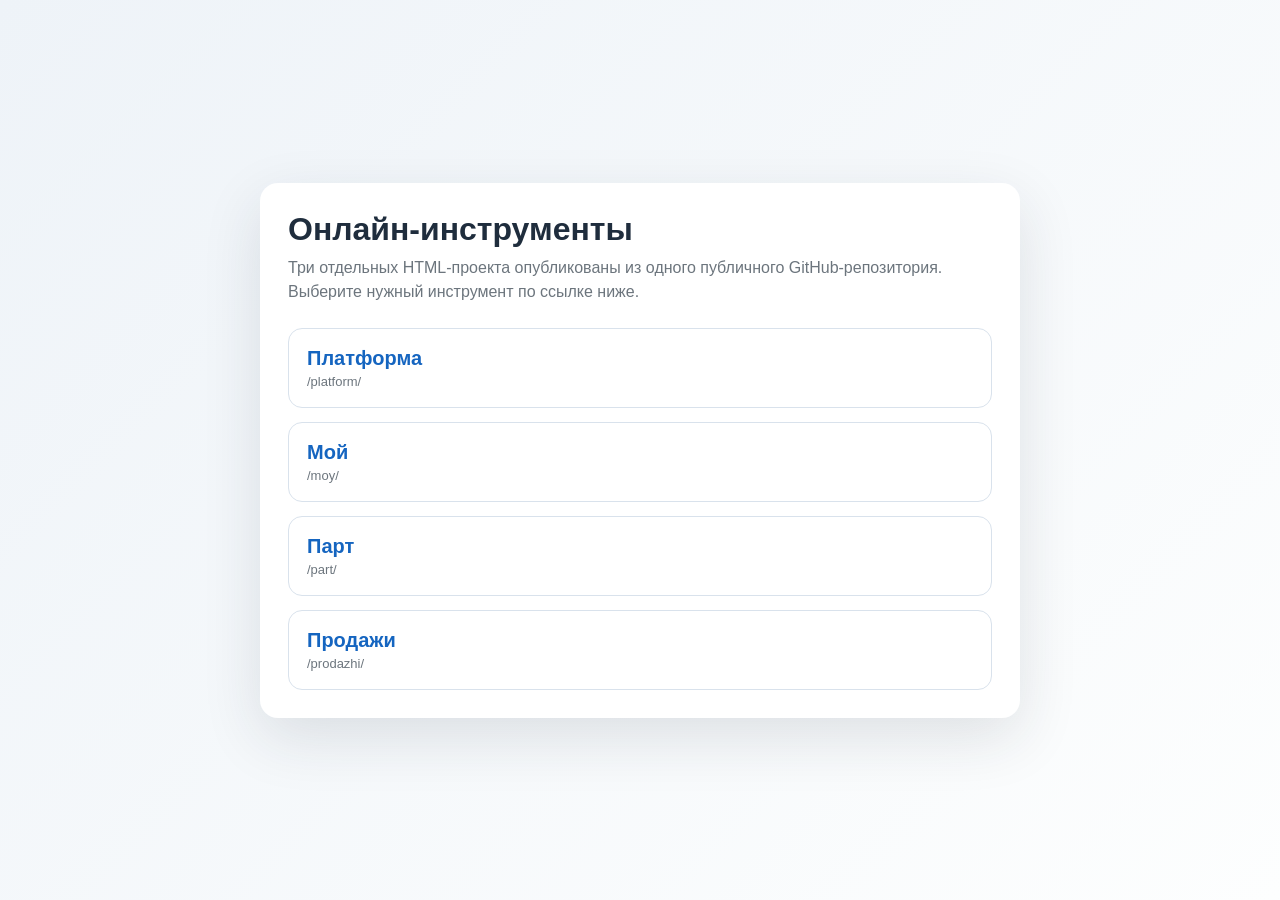
<file: index.html>
<!DOCTYPE html>
<html lang="ru">
<head>
    <meta charset="UTF-8">
    <meta name="viewport" content="width=device-width, initial-scale=1.0">
    <link rel="icon" type="image/png" href="./shared/assets/dom-neon-logo.png">
    <title>Онлайн-инструменты</title>
    <style>
        :root {
            color-scheme: light;
            --bg: #f4f6f9;
            --card: #ffffff;
            --text: #1f2d3d;
            --muted: #6c757d;
            --accent: #1565c0;
        }

        * { box-sizing: border-box; }

        body {
            margin: 0;
            min-height: 100vh;
            font-family: Arial, sans-serif;
            background: linear-gradient(135deg, #eef3f8, #fdfefe);
            color: var(--text);
            display: grid;
            place-items: center;
            padding: 24px;
        }

        .wrap {
            width: min(760px, 100%);
            background: var(--card);
            border-radius: 18px;
            padding: 28px;
            box-shadow: 0 20px 60px rgba(31, 45, 61, 0.12);
        }

        h1 {
            margin-top: 0;
            margin-bottom: 8px;
            font-size: 32px;
        }

        p {
            margin-top: 0;
            color: var(--muted);
            line-height: 1.5;
        }

        .grid {
            display: grid;
            gap: 14px;
            margin-top: 24px;
        }

        a.card {
            display: block;
            text-decoration: none;
            color: inherit;
            border: 1px solid #d9e2ec;
            border-radius: 14px;
            padding: 18px;
            transition: transform 0.15s ease, box-shadow 0.15s ease, border-color 0.15s ease;
        }

        a.card:hover {
            transform: translateY(-2px);
            border-color: #90caf9;
            box-shadow: 0 14px 30px rgba(21, 101, 192, 0.12);
        }

        .title {
            font-size: 20px;
            font-weight: 700;
            color: var(--accent);
            margin-bottom: 4px;
        }

        .path {
            font-size: 13px;
            color: var(--muted);
        }
    </style>
</head>
<body>
    <main class="wrap">
        <h1>Онлайн-инструменты</h1>
        <p>Три отдельных HTML-проекта опубликованы из одного публичного GitHub-репозитория. Выберите нужный инструмент по ссылке ниже.</p>

        <section class="grid">
            <a class="card" href="./platform/">
                <div class="title">Платформа</div>
                <div class="path">/platform/</div>
            </a>
            <a class="card" href="./moy/">
                <div class="title">Мой</div>
                <div class="path">/moy/</div>
            </a>
            <a class="card" href="./part/">
                <div class="title">Парт</div>
                <div class="path">/part/</div>
            </a>
            <a class="card" href="./prodazhi/">
                <div class="title">Продажи</div>
                <div class="path">/prodazhi/</div>
            </a>
        </section>
    </main>
</body>
</html>
</file>
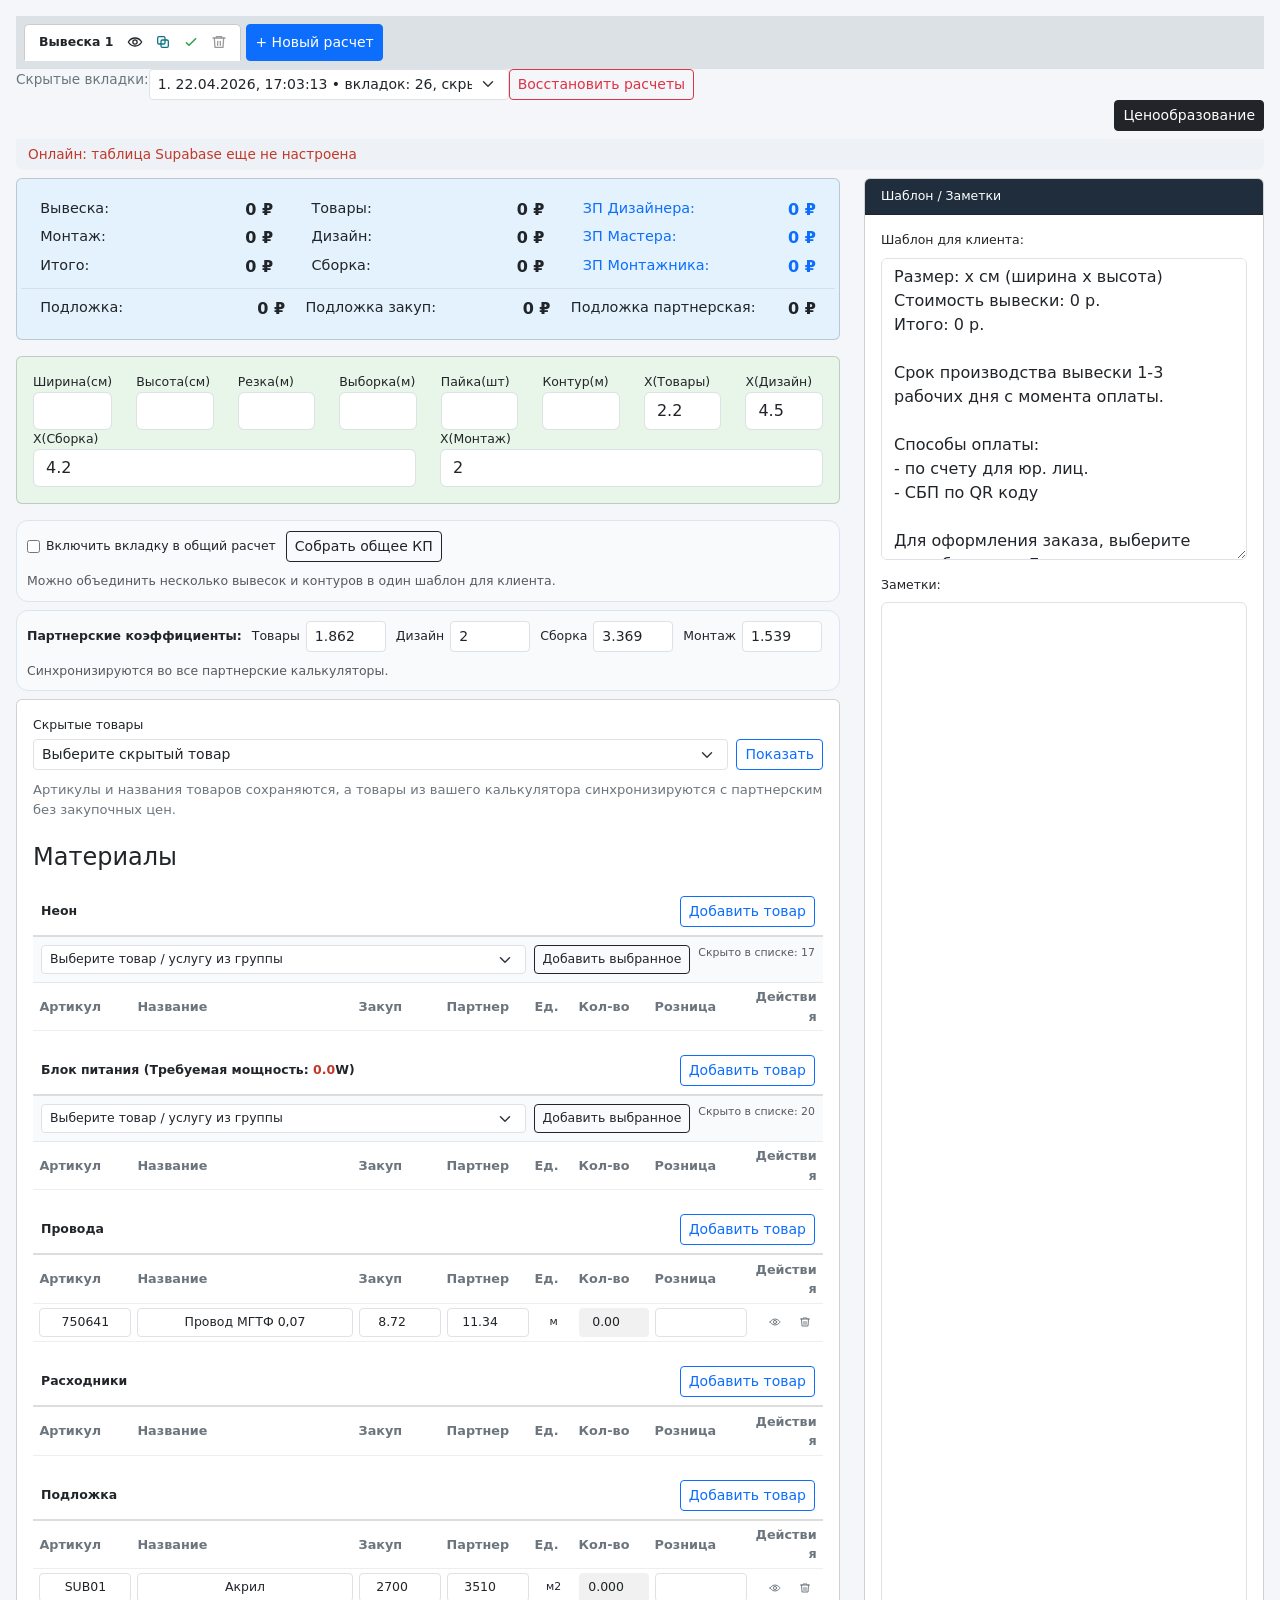
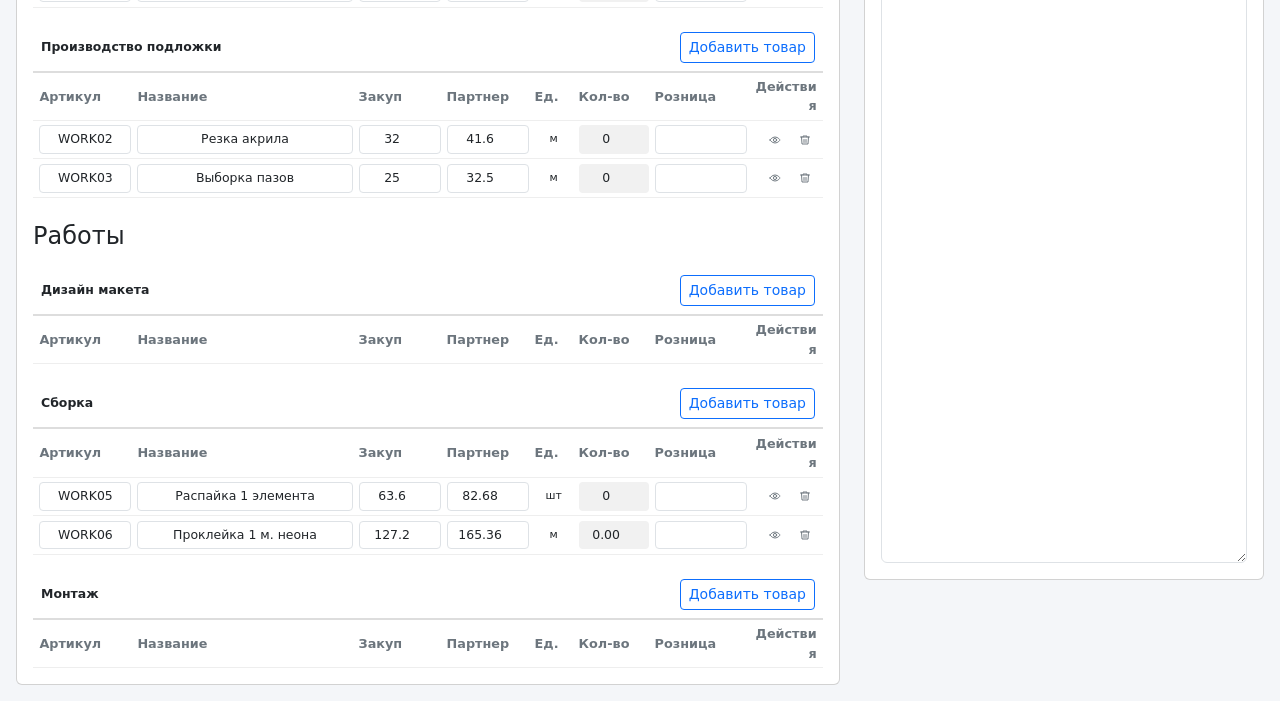
<file: moy/index.html>
<!DOCTYPE html>
<html lang="ru">
<head>
    <meta charset="UTF-8">
    <meta name="viewport" content="width=device-width, initial-scale=1.0">
    <title>Калькулятор неоновых вывесок (ФИНАЛ)</title>
    <link href="https://cdn.jsdelivr.net/npm/bootstrap@5.3.3/dist/css/bootstrap.min.css" rel="stylesheet">
    <style>
        body { background-color: #f4f6f9; font-size: 0.78rem; }
        .card-header { background-color: #1f2d3d; color: white; padding: 0.5rem 1rem; }
        #tabs-container { display: flex; flex-wrap: wrap; padding: 0.5rem; background-color: #dce1e6; }
        .tab { display: inline-flex; align-items: center; gap: 7px; padding: 6px 10px; border: 1px solid #ccc; background-color: #f0f0f0; cursor: pointer; position: relative; margin-right: 5px; border-radius: 5px 5px 0 0; }
        .tab.active { background-color: #fff; border-bottom-color: #fff; font-weight: bold; }
        .tab.tab-done { background-color: #dcfce7; border-color: #86efac; }
        .tab.active.tab-done { background-color: #bbf7d0; }
        .tab-title { display: inline-block; min-width: 60px; padding: 2px 4px; border-radius: 4px; }
        .tab-title.editing { background: #fff; outline: 2px solid #86b7fe; cursor: text; }
        .tab-actions { display: inline-flex; align-items: center; gap: 6px; }
        .tab-action { border: 0; background: transparent; cursor: pointer; user-select: none; line-height: 1; padding: 0; width: 22px; height: 22px; display: inline-flex; align-items: center; justify-content: center; border-radius: 50%; color: #495057; }
        .tab-action svg { width: 16px; height: 16px; pointer-events: none; }
        .tab-hide-btn { color: #212529; }
        .tab-hide-btn:hover { background: #e9ecef; color: #111827; }
        .tab-copy-btn { color: #0b7285; }
        .tab-copy-btn:hover { background: #e7f5ff; color: #0a58ca; }
        .tab-done-btn { color: #2f9e44; }
        .tab-done-btn:hover { background: #dcfce7; color: #2b8a3e; }
        .tab-delete-btn { padding: 0; color: #999; font-size: 1rem; }
        .tab-delete-btn:hover { color: #c0392b; }
        .hidden-tabs-wrap { display: none; flex-wrap: wrap; gap: 8px; align-items: center; padding: 0.5rem; background: #eef2f6; border-radius: 0 0 8px 8px; }
        .hidden-tabs-label { color: #6c757d; font-size: 0.85rem; }
        .hidden-tabs-select { min-width: 220px; max-width: 360px; }
        .summary-card { background-color: #e3f2fd; }
        .summary-item { display: flex; justify-content: space-between; padding: 0.15rem 0.45rem; font-size: 0.9rem;}
        .summary-item strong { font-size: 1rem; }
        .param-card { background-color: #e8f5e9; }
        .catalog-toolbar { display: flex; flex-wrap: wrap; gap: 10px; align-items: end; margin-bottom: 1rem; }
        .catalog-toolbar .toolbar-field { min-width: 240px; flex: 1 1 240px; }
        .category-header { font-weight: bold; padding: 0.5rem; margin-top: 1rem; border-bottom: 2px solid #ddd; display: flex; justify-content: space-between; align-items: center;}
        .item-row { display: grid; grid-template-columns: 92px 1fr 82px 82px 38px 70px 92px 64px; gap: 6px; align-items: center; padding: 0.28rem 0.4rem; border-bottom: 1px solid #eee; }
        .item-row:hover { background-color: #fdfde7; }
        .item-row-header { font-weight: bold; color: #6c757d; font-size: 0.8rem; }
        .item-row input { text-align: center; padding: 0.18rem 0.25rem; font-size: 0.78rem; }
        .group-picker { display: grid; grid-template-columns: minmax(240px, 1fr) auto auto; gap: 8px; padding: 8px; background: #f8fafc; border-bottom: 1px solid #e5e7eb; }
        .group-picker .form-select, .group-picker .btn { font-size: 0.78rem; padding-top: 0.25rem; padding-bottom: 0.25rem; }
        .order-tools { display: flex; flex-wrap: wrap; gap: 10px; align-items: center; margin: 8px 0; padding: 10px; background: #f8fafc; border: 1px solid #dbe5ef; border-radius: 12px; }
        .order-tools label { margin: 0; display: inline-flex; gap: 6px; align-items: center; }
        .item-actions { display: flex; gap: 6px; justify-content: flex-end; }
        .item-action { border: 0; background: transparent; color: #6c757d; width: 24px; height: 24px; display: inline-flex; align-items: center; justify-content: center; border-radius: 50%; cursor: pointer; }
        .item-action:hover { background: #eef2f6; color: #212529; }
        .item-action.item-action-delete:hover { color: #c0392b; background: #fdeaea; }
        .item-row.item-hidden { display: none; }
        .notes-card { height: 95%; }
        #client-offer, #notes { width: 100%; }
        .read-only { background-color: #f1f1f1; border: 0; }
        #required-power-display { font-weight: bold; color: #c0392b; }
        .sync-status { padding: 0.35rem 0.75rem; color: #6c757d; font-size: 0.85rem; background: #eef2f6; border-radius: 0 0 8px 8px; }
        .toolbar-note { color: #6c757d; font-size: 0.82rem; }
        .action-modal-backdrop { position: fixed; inset: 0; background: rgba(15, 23, 42, 0.45); display: none; align-items: center; justify-content: center; z-index: 2000; padding: 20px; }
        .action-modal-backdrop.show { display: flex; }
        .action-modal-card { width: min(520px, 100%); max-height: calc(100vh - 40px); overflow: auto; background: #fff; border-radius: 18px; box-shadow: 0 24px 60px rgba(15, 23, 42, 0.22); border: 1px solid rgba(148, 163, 184, 0.3); }
        .action-modal-card:has(.pricing-table) { width: min(1180px, 100%); }
        .pricing-modal-grid { display: grid; grid-template-columns: repeat(4, minmax(120px, 1fr)); gap: 8px; margin-bottom: 12px; }
        .pricing-table-wrap { max-height: 60vh; overflow: auto; border: 1px solid #e5e7eb; border-radius: 12px; }
        .pricing-table { margin: 0; font-size: 0.78rem; }
        .pricing-table th { position: sticky; top: 0; background: #f8fafc; z-index: 1; }
        .substrate-summary-row { display: grid; grid-template-columns: repeat(3, minmax(160px, 1fr)); gap: 6px; border-top: 1px solid rgba(15, 23, 42, 0.08); margin-top: 6px; padding-top: 6px; }
        .action-modal-header { display: flex; align-items: center; justify-content: space-between; padding: 18px 20px 10px; border-bottom: 1px solid #e5e7eb; }
        .action-modal-title { margin: 0; font-size: 1.1rem; font-weight: 700; color: #1f2937; }
        .action-modal-close { border: 0; background: transparent; color: #6b7280; font-size: 1.5rem; line-height: 1; cursor: pointer; }
        .action-modal-close:hover { color: #111827; }
        .action-modal-body { padding: 16px 20px; }
        .action-modal-message { margin-bottom: 14px; color: #374151; line-height: 1.45; }
        .action-modal-fields { display: grid; gap: 12px; }
        .action-modal-field label { display: block; margin-bottom: 6px; color: #374151; font-size: 0.9rem; font-weight: 600; }
        .action-modal-field .form-control,
        .action-modal-field .form-select { border-radius: 12px; }
        .action-modal-actions { display: flex; justify-content: flex-end; gap: 10px; padding: 0 20px 18px; }
        .action-modal-actions .btn { min-width: 110px; border-radius: 12px; }
    </style>
</head>
<body>
<div class="container-fluid p-3">
    <div id="tabs-container">
        <button class="btn btn-sm btn-primary" id="btn-add-tab" onclick="openAddTabMenu()">+ Новый расчет</button>
    </div>
    <div id="hidden-tabs-wrap"></div>
    <div class="d-flex justify-content-end mb-2">
        <button type="button" class="btn btn-sm btn-dark" id="pricing-settings-btn">Ценообразование</button>
    </div>
    <div id="sync-status" class="sync-status">Онлайн: подключение...</div>
    <div class="row mt-2">
        <div class="col-lg-8">
             <div class="card mb-3 summary-card">
                <div class="card-body row">
                    <div class="col-md-4"><div class="summary-item"><span>Вывеска:</span> <strong id="summary-sign">0 ₽</strong></div><div class="summary-item"><span>Монтаж:</span> <strong id="summary-mounting">0 ₽</strong></div><div class="summary-item"><span>Итого:</span> <strong id="summary-total">0 ₽</strong></div></div>
                    <div class="col-md-4"><div class="summary-item"><span>Товары:</span> <strong id="summary-goods">0 ₽</strong></div><div class="summary-item"><span>Дизайн:</span> <strong id="summary-design">0 ₽</strong></div><div class="summary-item"><span>Сборка:</span> <strong id="summary-assembly">0 ₽</strong></div></div>
                    <div class="col-md-4"><div class="summary-item text-primary"><span>ЗП Дизайнера:</span> <strong id="summary-pay-designer">0 ₽</strong></div><div class="summary-item text-primary"><span>ЗП Мастера:</span> <strong id="summary-pay-master">0 ₽</strong></div><div class="summary-item text-primary"><span>ЗП Монтажника:</span> <strong id="summary-pay-installer">0 ₽</strong></div></div>
                </div>
            </div>

            <div class="card mb-3 param-card">
                <div class="card-body row align-items-end">
                    <div class="col sign-param"><label>Ширина(см)</label><input type="number" id="param-width" class="form-control"></div>
                    <div class="col sign-param"><label>Высота(см)</label><input type="number" id="param-height" class="form-control"></div>
                    <div class="col"><label>Резка(м)</label><input type="number" id="param-cutting" class="form-control"></div>
                    <div class="col"><label>Выборка(м)</label><input type="number" id="param-milling" class="form-control"></div>
                    <div class="col"><label>Пайка(шт)</label><input type="number" id="param-soldering" class="form-control"></div>
                    <div class="col"><label>Контур(м)</label><input type="number" id="param-contour-length" class="form-control"></div>
                    <div class="col"><label>Х(Товары)</label><input type="number" step="0.1" id="coeff-goods" class="form-control" value="2.2"></div>
                    <div class="col"><label>Х(Дизайн)</label><input type="number" step="0.1" id="coeff-design" class="form-control" value="4.5"></div>
                    <div class="col"><label>Х(Сборка)</label><input type="number" step="0.1" id="coeff-assembly" class="form-control" value="4.2"></div>
                    <div class="col"><label>Х(Монтаж)</label><input type="number" step="0.1" id="coeff-montage" class="form-control" value="2.0"></div>
                </div>
            </div>
            <div class="order-tools">
                <label><input type="checkbox" id="include-in-combined-offer"> Включить вкладку в общий расчет</label>
                <button type="button" class="btn btn-sm btn-outline-dark" onclick="buildCombinedOffer()">Собрать общее КП</button>
                <span class="text-muted">Можно объединить несколько вывесок и контуров в один шаблон для клиента.</span>
            </div>
            <div class="order-tools">
                <strong>Партнерские коэффициенты:</strong>
                <label>Товары <input type="number" step="0.001" id="partner-coeff-goods" class="form-control form-control-sm" style="width:80px"></label>
                <label>Дизайн <input type="number" step="0.001" id="partner-coeff-design" class="form-control form-control-sm" style="width:80px"></label>
                <label>Сборка <input type="number" step="0.001" id="partner-coeff-assembly" class="form-control form-control-sm" style="width:80px"></label>
                <label>Монтаж <input type="number" step="0.001" id="partner-coeff-montage" class="form-control form-control-sm" style="width:80px"></label>
                <span class="text-muted">Синхронизируются во все партнерские калькуляторы.</span>
            </div>

            <div class="card"><div class="card-body" id="calculator-container"></div></div>
        </div>
        <div class="col-lg-4">
            <div class="card notes-card">
                 <div class="card-header">Шаблон / Заметки</div>
                 <div class="card-body d-flex flex-column">
                    <label class="form-label">Шаблон для клиента:</label>
                    <textarea id="client-offer" class="form-control mb-3" rows="12"></textarea>
                    <label class="form-label">Заметки:</label>
                    <textarea id="notes" class="form-control flex-grow-1"></textarea>
                 </div>
            </div>
        </div>
    </div>
</div>

<script src="../shared/supabase-sync.js?v=20260420-catalog60"></script>
<script>
const db = [
    { category: 'Материалы', subcategory: 'Неон', id: '750621', name: 'Гибкий неон LP... (белый 6000K)', cost: 154.35, unit: 'м', power: 10 },
    { category: 'Материалы', subcategory: 'Неон', id: '750623', name: 'Гибкий неон LP... (теплый белый 3000K)', cost: 154.35, unit: 'м', power: 10 },
    { category: 'Материалы', subcategory: 'Неон', id: '750622', name: 'Гибкий неон LP... (дневной белый 4000K)', cost: 154.35, unit: 'м', power: 10 },
    { category: 'Материалы', subcategory: 'Неон', id: '750627', name: 'Гибкий неон LP... (желтый золотой)', cost: 154.35, unit: 'м', power: 10 },
    { category: 'Материалы', subcategory: 'Неон', id: '750632', name: 'Гибкий неон LP... (лимонный)', cost: 154.35, unit: 'м', power: 10 },
    { category: 'Материалы', subcategory: 'Неон', id: '750631', name: 'Гибкий неон LP... (оранжевый)', cost: 160.73, unit: 'м', power: 10 },
    { category: 'Материалы', subcategory: 'Неон', id: '750624', name: 'Гибкий неон LP... (красный)', cost: 154.35, unit: 'м', power: 10 },
    { category: 'Материалы', subcategory: 'Неон', id: '750628', name: 'Гибкий неон LP... (розовый)', cost: 160.73, unit: 'м', power: 10 },
    { category: 'Материалы', subcategory: 'Неон', id: '750629', name: 'Гибкий неон LP... (фиолетовый)', cost: 160.73, unit: 'м', power: 10 },
    { category: 'Материалы', subcategory: 'Неон', id: '750625', name: 'Гибкий неон LP... (зеленый)', cost: 154.35, unit: 'м', power: 10 },
    { category: 'Материалы', subcategory: 'Неон', id: '750626', name: 'Гибкий неон LP... (синий)', cost: 154.35, unit: 'м', power: 10 },
    { category: 'Материалы', subcategory: 'Неон', id: '750633', name: 'Гибкий неон LP... (бирюзовый (Тифани))', cost: 160.73, unit: 'м', power: 10 },
    { category: 'Материалы', subcategory: 'Неон', id: '750630', name: 'Гибкий неон LP... (холодный синий)', cost: 160.73, unit: 'м', power: 10 },
    { category: 'Материалы', subcategory: 'Неон', id: '620724', name: 'Гибкий неон 8х16мм (теплый белый)', cost: 145.4, unit: 'м', power: 10 },
    { category: 'Материалы', subcategory: 'Неон', id: '620728', name: 'Гибкий неон 8х16мм (желтый золотой)', cost: 145.4, unit: 'м', power: 10 },
    { category: 'Материалы', subcategory: 'Неон', id: '620727', name: 'Гибкий неон 8х16мм (красный)', cost: 156.3, unit: 'м', power: 10 },
    { category: 'Материалы', subcategory: 'Неон', id: '620723', name: 'Гибкий неон 8х16мм (белый 6000K)', cost: 145.4, unit: 'м', power: 10 },
    { category: 'Материалы', subcategory: 'Блок питания', id: '626158', name: 'БП ZR-24-12 (24W)', cost: 229.45, unit: 'шт', watts: 24 },
    { category: 'Материалы', subcategory: 'Блок питания', id: '626166', name: 'БП ZF-36-12 (36W)', cost: 242.76, unit: 'шт', watts: 36 },
    { category: 'Материалы', subcategory: 'Блок питания', id: '626083', name: 'БП ZM-36-12 (36W)', cost: 286, unit: 'шт', watts: 36 },
    { category: 'Материалы', subcategory: 'Блок питания', id: '626084', name: 'БП ZM-60-12 (60W)', cost: 381.34, unit: 'шт', watts: 60 },
    { category: 'Материалы', subcategory: 'Блок питания', id: '626086', name: 'БП ZML-100-12 (100W)', cost: 504.54, unit: 'шт', watts: 100 },
    { category: 'Материалы', subcategory: 'Блок питания', id: '626085', name: 'БП ZM-100-12 (100W)', cost: 584.88, unit: 'шт', watts: 100 },
    { category: 'Материалы', subcategory: 'Блок питания', id: '626088', name: 'БП ZM-150-12 (150W)', cost: 611.6, unit: 'шт', watts: 150 },
    { category: 'Материалы', subcategory: 'Блок питания', id: '626090', name: 'БП ZM-200-12 (200W)', cost: 709.7, unit: 'шт', watts: 200 },
    { category: 'Материалы', subcategory: 'Блок питания', id: '626091', name: 'БП ZM-250-12 (250W)', cost: 812.54, unit: 'шт', watts: 250 },
    { category: 'Материалы', subcategory: 'Блок питания', id: '626092', name: 'БП ZM-300-12 (300W)', cost: 957.74, unit: 'шт', watts: 300 },
    { category: 'Материалы', subcategory: 'Блок питания', id: '626123', name: 'БП MA-60-12 (60W)', cost: 419.74, unit: 'шт', watts: 60 },
    { category: 'Материалы', subcategory: 'Блок питания', id: '626124', name: 'БП MA-100-12 (100W)', cost: 517.28, unit: 'шт', watts: 100 },
    { category: 'Материалы', subcategory: 'Блок питания', id: '626125', name: 'БП MA-150-12 (150W)', cost: 710.35, unit: 'шт', watts: 150 },
    { category: 'Материалы', subcategory: 'Блок питания', id: '626126', name: 'БП MA-200-12 (200W)', cost: 812.96, unit: 'шт', watts: 200 },
    { category: 'Материалы', subcategory: 'Блок питания', id: '626139', name: 'БП ZVS-60-12 (60W, IP67)', cost: 646.97, unit: 'шт', watts: 60 },
    { category: 'Материалы', subcategory: 'Блок питания', id: '626140', name: 'БП ZVS-100-12 (100W, IP67)', cost: 1017.53, unit: 'шт', watts: 100 },
    { category: 'Материалы', subcategory: 'Блок питания', id: '626141', name: 'БП ZVS-150-12 (150W, IP67)', cost: 1381.66, unit: 'шт', watts: 150 },
    { category: 'Материалы', subcategory: 'Блок питания', id: '626142', name: 'БП ZVS-200-12 (200W, IP67)', cost: 1851.87, unit: 'шт', watts: 200 },
    { category: 'Материалы', subcategory: 'Блок питания', id: '626144', name: 'БП ZVS-300-12 (300W, IP67)', cost: 2047.06, unit: 'шт', watts: 300 },
    { category: 'Материалы', subcategory: 'Блок питания', id: '626146', name: 'БП ZVS-400-12 (400W, IP67)', cost: 3077.48, unit: 'шт', watts: 400 },
    { category: 'Материалы', subcategory: 'Провода', id: '750641', name: 'Провод МГТФ 0,07', cost: 8.72, unit: 'м', auto: 'soldering_wire' },
    { category: 'Материалы', subcategory: 'Провода', id: '035.ACC', name: 'Кабель акустический 2*0.35мм2', cost: 25.81, unit: 'м' },
    { category: 'Материалы', subcategory: 'Провода', id: '050.ACC', name: 'Кабель акустический 2*0.50мм2', cost: 36.39, unit: 'м' },
    { category: 'Материалы', subcategory: 'Провода', id: '075.ACC', name: 'Кабель акустический 2*0.75мм2', cost: 47.74, unit: 'м' },
    { category: 'Материалы', subcategory: 'Провода', id: '725863', name: 'Шнур ШВВП 2х0.75 Черный', cost: 26.08, unit: 'м' },
    { category: 'Материалы', subcategory: 'Провода', id: '889383', name: 'Шнур ШВВП 2х0.75 Белый', cost: 25.82, unit: 'м' },
    { category: 'Материалы', subcategory: 'Расходники', id: '717966', name: 'Дистанционные держатели', cost: 21, unit: 'шт' },
    { category: 'Материалы', subcategory: 'Расходники', id: 'ETM3229697', name: 'Зажим для троса DIN 3093 1мм', cost: 2.5, unit: 'шт' },
    { category: 'Материалы', subcategory: 'Расходники', id: 'ETM773560', name: 'Трос 1,0мм стальной', cost: 4.04, unit: 'м' },
    { category: 'Материалы', subcategory: 'Расходники', id: '682806', name: 'Вилка прямая белая', cost: 33.94, unit: 'шт' },
    { category: 'Материалы', subcategory: 'Расходники', id: '682807', name: 'Вилка прямая черная', cost: 33.3, unit: 'шт' },
    { category: 'Материалы', subcategory: 'Расходники', id: '23001', name: 'Картон гофрированный', cost: 65, unit: 'шт' },
    { category: 'Материалы', subcategory: 'Расходники', id: '750633_CTRL', name: 'Контроллер SP110E', cost: 680, unit: 'шт' },
    { category: 'Материалы', subcategory: 'Расходники', id: '722723', name: 'Сенсорный диммер', cost: 992.2, unit: 'шт' },
    { category: 'Материалы', subcategory: 'Расходники', id: '722726', name: 'Диммер LP-M8-DIM-8A', cost: 152.36, unit: 'шт' },
    { category: 'Материалы', subcategory: 'Расходники', id: '71506', name: 'Диммер LP-RF-11B', cost: 162.11, unit: 'шт' },
    { category: 'Материалы', subcategory: 'Расходники', id: '71681', name: 'Разъем выводной (Papa)', cost: 103.28, unit: 'шт' },
    { category: 'Материалы', subcategory: 'Расходники', id: '71684', name: 'Разъем выводной (Mama)', cost: 103.28, unit: 'шт' },
    { category: 'Материалы', subcategory: 'Подложка', id: 'SUB01', name: 'Акрил', cost: 2700, unit: 'м2', auto: 'substrate_area' },
    { category: 'Материалы', subcategory: 'Подложка', id: 'SUB02', name: 'Пленка', cost: 548, unit: 'м' },
    { category: 'Материалы', subcategory: 'Производство подложки', id: 'WORK02', name: 'Резка акрила', cost: 32, unit: 'м', auto: 'cutting_length'},
    { category: 'Материалы', subcategory: 'Производство подложки', id: 'WORK03', name: 'Выборка пазов', cost: 25, unit: 'м', auto: 'milling_length'},
    { category: 'Материалы', subcategory: 'Производство подложки', id: 'WORK04', name: 'Отверстия', cost: 2.2, unit: 'шт'},
    { category: 'Работы', subcategory: 'Дизайн макета', id: 'DSGN01', name: 'Макет до 50 эл.', cost: 212, unit: 'шт', pay_cat: 'designer'},
    { category: 'Работы', subcategory: 'Дизайн макета', id: 'DSGN02', name: 'Макет 50-100 эл.', cost: 318, unit: 'шт', pay_cat: 'designer'},
    { category: 'Работы', subcategory: 'Дизайн макета', id: 'DSGN03', name: 'Макет от 150 эл.', cost: 424, unit: 'шт', pay_cat: 'designer'},
    { category: 'Работы', subcategory: 'Сборка', id: 'WORK05', name: 'Распайка 1 элемента', cost: 63.6, unit: 'шт', auto: 'soldering_count', pay_cat: 'master' },
    { category: 'Работы', subcategory: 'Сборка', id: 'WORK06', name: 'Проклейка 1 м. неона', cost: 127.2, unit: 'м', auto: 'total_neon_length', pay_cat: 'master' },
    { category: 'Работы', subcategory: 'Сборка', id: 'WORK07a', name: 'Установка диммера', cost: 106, unit: 'шт', pay_cat: 'master' },
    { category: 'Работы', subcategory: 'Сборка', id: 'WORK07', name: 'Установка БП, сборка и подключение', cost: 53, unit: 'шт', pay_cat: 'master' },
    { category: 'Работы', subcategory: 'Сборка', id: 'WORK07b', name: 'Поклейка пленки', cost: 530, unit: 'шт', pay_cat: 'master' },
    { category: 'Работы', subcategory: 'Сборка', id: 'WORK08', name: 'Упаковка (для СДЭКа)', cost: 159, unit: 'шт', pay_cat: 'master' },
    { category: 'Работы', subcategory: 'Монтаж', id: 'MONT01', name: 'Монтаж на трос', cost: 1590, unit: 'шт', pay_cat: 'installer' },
    { category: 'Работы', subcategory: 'Монтаж', id: 'MONT02', name: 'Монтаж на крепления', cost: 2120, unit: 'шт', pay_cat: 'installer' },
    { category: 'Работы', subcategory: 'Монтаж', id: 'MONT02a', name: 'Выезд за 1 км (Москва)', cost: 19, unit: 'км', pay_cat: 'installer' },
    { category: 'Работы', subcategory: 'Монтаж', id: 'MONT03', name: 'Выезд', cost: 530, unit: 'шт', pay_cat: 'installer' },
    { category: 'Работы', subcategory: 'Монтаж', id: 'MONT04', name: 'Платная парковка', cost: 382, unit: 'час', coeff: 1, pay_cat: 'installer' },
    { category: 'Работы', subcategory: 'Монтаж', id: 'MONT05', name: 'Демонтаж вывески', cost: 530, unit: 'шт', pay_cat: 'installer' },
];

let state = {};
const sessionKey = 'calculatorSession_Final_Corrected';
const backupSessionKey = `${sessionKey}_backup`;
const emergencyBackupSessionKey = `${sessionKey}_emergency_backup`;
const cloudAppId = 'moy-calculator';
const SHARED_CATALOG_APP_ID = 'calculator-shared-catalog-v1';
let syncManager = null;
let catalogSyncManager = null;
let suppressCloudSync = false;
let externalRecoveryStates = [];
const DEFAULT_COEFFS = { goods: 2.2, design: 4.5, assembly: 4.2, montage: 2.0 };
const ITEM_PRICING_OPTIONS = [
    { key: 'goods', label: 'Товары' },
    { key: 'design', label: 'Дизайн' },
    { key: 'assembly', label: 'Сборка' },
    { key: 'montage', label: 'Монтаж' },
    { key: 'pass', label: 'Без наценки' }
];
const CRITICAL_AUTO_IDS = new Set(['SUB01', 'WORK02', 'WORK03', 'WORK05', '750641', 'WORK06']);
const BASE_CATALOG = db.map((item) => ({
    ...item,
    article: item.article || item.id,
    hidden: false,
    deleted: false,
    custom: false,
    pricingKind: inferPricingKind(item)
}));

function repairMojibakeText(value) {
    if (typeof value !== 'string') return value;
    if (!/[ÐÑРСЃ]/.test(value)) return value;
    try {
        const repaired = decodeURIComponent(escape(value));
        return /[А-Яа-яЁё]/.test(repaired) ? repaired : value;
    } catch {
        return value;
    }
}

function repairMojibakeDom(root = document.body) {
    if (!root) return;
    const repairNode = (node) => {
        if (!node) return;
        if (node.nodeType === Node.TEXT_NODE) {
            const nextValue = repairMojibakeText(node.nodeValue);
            if (nextValue !== node.nodeValue) node.nodeValue = nextValue;
            return;
        }
        if (node.nodeType !== Node.ELEMENT_NODE) return;
        ['placeholder', 'title', 'aria-label', 'value'].forEach((attr) => {
            if (!node.hasAttribute?.(attr)) return;
            const currentValue = node.getAttribute(attr);
            const nextValue = repairMojibakeText(currentValue);
            if (nextValue !== currentValue) node.setAttribute(attr, nextValue);
        });
        node.childNodes.forEach(repairNode);
    };
    repairNode(root);
}

function scheduleMojibakeRepair(root = document.body) {
    window.requestAnimationFrame(() => repairMojibakeDom(root));
}

function installMojibakeRepairObserver() {
    if (window.__calculatorMojibakeObserverInstalled) return;
    window.__calculatorMojibakeObserverInstalled = true;
    const observer = new MutationObserver((records) => {
        records.forEach((record) => {
            if (record.type === 'characterData') {
                repairMojibakeDom(record.target?.parentNode || document.body);
                return;
            }
            record.addedNodes.forEach((node) => repairMojibakeDom(node));
            if (record.type === 'attributes') {
                repairMojibakeDom(record.target);
            }
        });
    });
    observer.observe(document.body, {
        childList: true,
        subtree: true,
        characterData: true,
        attributes: true,
        attributeFilter: ['placeholder', 'title', 'aria-label', 'value']
    });
}

function inferPricingKind(item) {
    if (item.category === 'Материалы' && item.subcategory === 'Производство подложки') return 'assembly';
    if (item.category === 'Материалы') return 'goods';
    if (item.subcategory === 'Дизайн макета') return 'design';
    if (item.subcategory === 'Сборка') return 'assembly';
    if (item.subcategory === 'Монтаж') return 'montage';
    return 'pass';
}

function cloneCatalog(items = BASE_CATALOG) {
    return items.map((item) => ({ ...item }));
}

function normalizeCoeffs(rawCoeffs = {}) {
    const normalized = {};
    Object.entries(DEFAULT_COEFFS).forEach(([key, fallback]) => {
        const source = rawCoeffs?.[key];
        const parsed = typeof source === 'number'
            ? source
            : parseFloat(String(source ?? '').replace(',', '.'));
        normalized[key] = Number.isFinite(parsed) && parsed > 0 ? parsed : fallback;
    });
    return normalized;
}

function createTabData(rawData = {}) {
    return {
        type: rawData.type === 'contour' ? 'contour' : 'sign',
        quantities: { ...(rawData.quantities || {}) },
        selectedItems: Array.isArray(rawData.selectedItems) ? [...rawData.selectedItems] : [],
        params: { ...(rawData.params || {}) },
        coeffs: normalizeCoeffs(rawData.coeffs),
        partnerCoeffs: normalizePartnerCoeffs(rawData.partnerCoeffs),
        includeInCombinedOffer: Boolean(rawData.includeInCombinedOffer),
        notes: String(rawData.notes || ''),
        done: Boolean(rawData.done),
        catalog: normalizeCatalog(rawData.catalog)
    };
}

function normalizePartnerCoeffs(rawCoeffs = {}) {
    const fallback = { goods: 1.862, design: 2, assembly: 3.369, montage: 1.539 };
    const normalized = {};
    Object.entries(fallback).forEach(([key, value]) => {
        const source = rawCoeffs?.[key];
        const parsed = typeof source === 'number' ? source : parseFloat(String(source ?? '').replace(',', '.'));
        normalized[key] = Number.isFinite(parsed) && parsed > 0 ? parsed : value;
    });
    return normalized;
}

function getDefaultPartnerCost(item) {
    if (item.partnerCost != null || item.partnerPrice != null) return Number(item.partnerCost ?? item.partnerPrice) || 0;
    return Math.round((Number(item.cost) || 0) * 1.3 * 100) / 100;
}

function normalizeCatalog(rawCatalog) {
    const savedItems = Array.isArray(rawCatalog) ? rawCatalog : [];
    if (!savedItems.length) return cloneCatalog();

    const baseMap = new Map(BASE_CATALOG.map((item) => [item.id, item]));
    const seenIds = new Set();
    const catalog = [];

    savedItems
        .filter((item) => item?.id)
        .forEach((saved) => {
            const base = baseMap.get(saved.id) || {};
            const merged = { ...base, ...saved };
            seenIds.add(saved.id);
            catalog.push({
                ...merged,
                article: String(saved.article || base.article || saved.id),
                name: String(saved.name || base.name || ''),
                cost: Number(saved.cost ?? base.cost) || 0,
                partnerCost: getDefaultPartnerCost({ ...base, ...saved }),
                hidden: Boolean(saved.hidden),
                deleted: Boolean(saved.deleted),
                custom: !baseMap.has(saved.id) || Boolean(saved.custom),
                pricingKind: saved.pricingKind || base.pricingKind || inferPricingKind(merged)
            });
        });

    BASE_CATALOG.forEach((item) => {
        if (seenIds.has(item.id)) return;
        catalog.push({ ...item, partnerCost: getDefaultPartnerCost(item) });
    });

    return catalog;
}

function getActiveTab() {
    return state.tabs.find((tab) => tab.id === state.activeTabId) || null;
}

function getActiveCatalog() {
    return getActiveTab()?.data?.catalog || cloneCatalog();
}

function getPricingCatalog() {
    return normalizeCatalog(state?.pricingCatalog || getActiveCatalog() || BASE_CATALOG);
}

function updatePricingCatalogFromActiveTab() {
    if (!state) return;
    state.pricingCatalog = normalizeCatalog(getActiveCatalog()).map((item) => ({ ...item }));
}

function ensureSubstrateSummary() {
    if (document.getElementById('summary-substrate')) return;
    const summaryBody = document.querySelector('.summary-card .card-body');
    if (!summaryBody) return;
    const col = document.createElement('div');
    col.className = 'col-md-12 substrate-summary-row';
    col.innerHTML = `
        <div class="summary-item"><span>Подложка:</span> <strong id="summary-substrate">0 ₽</strong></div>
        <div class="summary-item"><span>Подложка закуп:</span> <strong id="summary-substrate-cost">0 ₽</strong></div>
        <div class="summary-item"><span>Подложка партнерская:</span> <strong id="summary-substrate-partner">0 ₽</strong></div>
    `;
    summaryBody.appendChild(col);
}

function getTabCalcType(tab) {
    return tab?.data?.type === 'contour' ? 'contour' : 'sign';
}

function updateParamVisibility() {
    const isContour = getTabCalcType(getActiveTab()) === 'contour';
    document.querySelectorAll('.sign-param').forEach((element) => {
        element.style.display = isContour ? 'none' : '';
    });
}

function iconMarkup(type) {
    if (type === 'hide') {
        return '<svg viewBox="0 0 24 24" fill="none" stroke="currentColor" stroke-width="1.9" stroke-linecap="round" stroke-linejoin="round"><path d="M2 12s3.5-6 10-6 10 6 10 6-3.5 6-10 6-10-6-10-6Z"/><circle cx="12" cy="12" r="3.2"/></svg>';
    }
    if (type === 'copy') {
        return '<svg viewBox="0 0 24 24" fill="none" stroke="currentColor" stroke-width="1.9" stroke-linecap="round" stroke-linejoin="round"><rect x="9" y="9" width="11" height="11" rx="2"/><rect x="4" y="4" width="11" height="11" rx="2"/></svg>';
    }
    if (type === 'done') {
        return '<svg viewBox="0 0 24 24" fill="none" stroke="currentColor" stroke-width="2.2" stroke-linecap="round" stroke-linejoin="round"><path d="M5 13l4 4L19 7"/></svg>';
    }
    if (type === 'trash') {
        return '<svg viewBox="0 0 24 24" fill="none" stroke="currentColor" stroke-width="1.9" stroke-linecap="round" stroke-linejoin="round"><path d="M3 6h18"/><path d="M8 6V4h8v2"/><path d="M19 6l-1 14H6L5 6"/><path d="M10 11v6"/><path d="M14 11v6"/></svg>';
    }
    return '';
}

function repairMojibakeText(value) {
    if (typeof value !== 'string') return value;
    if (!/[ÐÑРСЃЃв]/.test(value)) return value;
    try {
        let repaired = decodeURIComponent(escape(value));
        if (/[ÐÑРСЃЃв]/.test(repaired) && repaired !== value) {
            try {
                const repairedTwice = decodeURIComponent(escape(repaired));
                if (/[А-Яа-яЁё₽]/.test(repairedTwice)) repaired = repairedTwice;
            } catch {}
        }
        return /[А-Яа-яЁё₽]/.test(repaired) ? repaired : value;
    } catch {
        return value;
    }
}

function repairMojibakeDom(root = document.body) {
    if (!root) return;
    const repairNode = (node) => {
        if (!node) return;
        if (node.nodeType === Node.TEXT_NODE) {
            const nextValue = repairMojibakeText(node.nodeValue);
            if (nextValue !== node.nodeValue) node.nodeValue = nextValue;
            return;
        }
        if (node.nodeType !== Node.ELEMENT_NODE) return;
        ['title', 'placeholder', 'aria-label', 'value'].forEach((attr) => {
            if (!node.hasAttribute?.(attr)) return;
            const currentValue = node.getAttribute(attr);
            const nextValue = repairMojibakeText(currentValue);
            if (nextValue !== currentValue) node.setAttribute(attr, nextValue);
        });
        if (node instanceof HTMLInputElement || node instanceof HTMLTextAreaElement) {
            const nextValue = repairMojibakeText(node.value);
            if (nextValue !== node.value) node.value = nextValue;
        }
        node.childNodes?.forEach(repairNode);
    };
    repairNode(root);
}

function scheduleMojibakeRepair(root = document.body) {
    window.requestAnimationFrame(() => repairMojibakeDom(root));
}

function installMojibakeRepairObserver() {
    if (window.__calculatorMojibakeObserverInstalled) return;
    window.__calculatorMojibakeObserverInstalled = true;
    const observer = new MutationObserver((records) => {
        records.forEach((record) => {
            if (record.type === 'characterData') {
                repairMojibakeDom(record.target?.parentNode || document.body);
                return;
            }
            record.addedNodes?.forEach((node) => repairMojibakeDom(node));
        });
    });
    observer.observe(document.body, { childList: true, subtree: true, characterData: true });
}

function ensureActionModal() {
    let backdrop = document.getElementById('action-modal-backdrop');
    if (backdrop) return backdrop;

    backdrop = document.createElement('div');
    backdrop.id = 'action-modal-backdrop';
    backdrop.className = 'action-modal-backdrop';
    backdrop.innerHTML = `
        <div class="action-modal-card" role="dialog" aria-modal="true" aria-labelledby="action-modal-title">
            <div class="action-modal-header">
                <h3 class="action-modal-title" id="action-modal-title">Действие</h3>
                <button type="button" class="action-modal-close" data-dialog-close aria-label="Закрыть">×</button>
            </div>
            <div class="action-modal-body">
                <div class="action-modal-message" id="action-modal-message"></div>
                <form class="action-modal-fields" id="action-modal-form"></form>
            </div>
            <div class="action-modal-actions">
                <button type="button" class="btn btn-outline-secondary" data-dialog-cancel>Отмена</button>
                <button type="button" class="btn btn-dark" data-dialog-confirm>Сохранить</button>
            </div>
        </div>
    `;
    document.body.appendChild(backdrop);
    repairMojibakeDom(backdrop);
    return backdrop;
}

function openActionDialog({ title, message = '', fields = [], confirmText = 'Сохранить', cancelText = 'Отмена', danger = false, hideCancel = false }) {
    const backdrop = ensureActionModal();
    const titleEl = backdrop.querySelector('#action-modal-title');
    const messageEl = backdrop.querySelector('#action-modal-message');
    const formEl = backdrop.querySelector('#action-modal-form');
    const confirmBtn = backdrop.querySelector('[data-dialog-confirm]');
    const cancelBtn = backdrop.querySelector('[data-dialog-cancel]');
    const closeBtn = backdrop.querySelector('[data-dialog-close]');

    titleEl.textContent = title;
    messageEl.textContent = message;
    messageEl.style.display = message ? 'block' : 'none';
    confirmBtn.textContent = confirmText;
    confirmBtn.className = `btn ${danger ? 'btn-danger' : 'btn-dark'}`;
    cancelBtn.textContent = cancelText;
    cancelBtn.style.display = hideCancel ? 'none' : '';
    formEl.innerHTML = '';

    fields.forEach((field) => {
        const wrap = document.createElement('div');
        wrap.className = 'action-modal-field';
        const label = document.createElement('label');
        label.textContent = field.label;
        label.htmlFor = `dialog-field-${field.name}`;
        wrap.appendChild(label);

        let input;
        if (field.type === 'select') {
            input = document.createElement('select');
            input.className = 'form-select';
            (field.options || []).forEach((option) => {
                const optionEl = document.createElement('option');
                optionEl.value = option.value;
                optionEl.textContent = option.label;
                optionEl.selected = String(option.value) === String(field.value ?? '');
                input.appendChild(optionEl);
            });
        } else {
            input = document.createElement('input');
            input.type = field.type || 'text';
            input.className = 'form-control';
            input.value = field.value ?? '';
            if (field.placeholder) input.placeholder = field.placeholder;
            if (field.step != null) input.step = field.step;
            if (field.min != null) input.min = field.min;
        }
        input.id = `dialog-field-${field.name}`;
        input.dataset.fieldName = field.name;
        if (field.required !== false) input.required = true;
        wrap.appendChild(input);
        formEl.appendChild(wrap);
    });

    repairMojibakeDom(backdrop);
    backdrop.classList.add('show');

    return new Promise((resolve) => {
        const close = (result) => {
            backdrop.classList.remove('show');
            confirmBtn.onclick = null;
            cancelBtn.onclick = null;
            closeBtn.onclick = null;
            backdrop.onclick = null;
            backdrop.onkeydown = null;
            resolve(result);
        };

        confirmBtn.onclick = () => {
            const values = {};
            for (const field of fields) {
                const input = formEl.querySelector(`[data-field-name="${field.name}"]`);
                if (!input) continue;
                if (!input.reportValidity()) return;
                values[field.name] = input.value;
            }
            close(values);
        };
        cancelBtn.onclick = () => close(null);
        closeBtn.onclick = () => close(null);
        backdrop.onclick = (event) => {
            if (event.target === backdrop) close(null);
        };
        backdrop.onkeydown = (event) => {
            if (event.key === 'Escape') close(null);
            if (event.key === 'Enter' && event.target.tagName !== 'TEXTAREA') {
                event.preventDefault();
                confirmBtn.click();
            }
        };

        setTimeout(() => {
            formEl.querySelector('input, select, textarea')?.focus();
        }, 0);
    });
}

function showAlertDialog(title, message) {
    return openActionDialog({ title, message, confirmText: 'Понятно', hideCancel: true });
}

function showConfirmDialog(title, message, danger = false) {
    return openActionDialog({ title, message, confirmText: danger ? 'Удалить' : 'Подтвердить', cancelText: 'Отмена', danger })
        .then((result) => Boolean(result));
}

function escapeHtml(value) {
    return String(value ?? '')
        .replace(/&/g, '&amp;')
        .replace(/</g, '&lt;')
        .replace(/>/g, '&gt;')
        .replace(/"/g, '&quot;')
        .replace(/'/g, '&#39;');
}

function escapeAttr(value) {
    return escapeHtml(value).replace(/`/g, '&#96;');
}

function scheduleCatalogShareSync() {
    if (catalogSyncManager && !suppressCloudSync) {
        catalogSyncManager.scheduleSave();
    }
}

function applyCatalogMetaAcrossTabs(itemId, patch) {
    state.tabs.forEach((tab) => {
        const item = tab?.data?.catalog?.find((entry) => entry.id === itemId);
        if (item) Object.assign(item, patch);
    });
}

function insertCatalogItemByGroup(catalog, nextItem) {
    const lastVisibleGroupIndex = catalog.reduce((result, item, index) => {
        if (
            item.category === nextItem.category &&
            item.subcategory === nextItem.subcategory &&
            !item.deleted
        ) {
            return index;
        }
        return result;
    }, -1);
    if (lastVisibleGroupIndex !== -1) {
        catalog.splice(lastVisibleGroupIndex + 1, 0, nextItem);
        return;
    }

    const lastGroupIndex = catalog.reduce((result, item, index) => {
        if (item.category === nextItem.category && item.subcategory === nextItem.subcategory) {
            return index;
        }
        return result;
    }, -1);
    if (lastGroupIndex !== -1) {
        catalog.splice(lastGroupIndex + 1, 0, nextItem);
        return;
    }

    const lastCategoryIndex = catalog.reduce((result, item, index) => {
        if (item.category === nextItem.category && !item.deleted) {
            return index;
        }
        return result;
    }, -1);
    if (lastCategoryIndex !== -1) {
        catalog.splice(lastCategoryIndex + 1, 0, nextItem);
        return;
    }

    catalog.push(nextItem);
}

function createInlineCatalogItem(category, subcategory) {
    return {
        id: `CUSTOM_${Date.now()}_${Math.random().toString(36).slice(2, 6)}`,
        article: '',
        name: '',
        category,
        subcategory,
        unit: 'шт',
        cost: 0,
        hidden: false,
        deleted: false,
        custom: true,
        pricingKind: inferPricingKind({ category, subcategory })
    };
}

function buildSharedCatalogPayload() {
    const catalogMap = new Map();
    state.tabs.forEach((tab) => {
        const calcType = getTabCalcType(tab);
        (tab?.data?.catalog || []).forEach((item) => {
            if (!item?.id || item.deleted) return;
            const normalized = {
                id: String(item.id),
                calcType,
                article: String(item.article || item.id || ''),
                name: String(item.name || ''),
                category: String(item.category || ''),
                subcategory: String(item.subcategory || ''),
                unit: String(item.unit || 'шт'),
                partnerCost: getDefaultPartnerCost(item),
                pricingKind: item.pricingKind || inferPricingKind(item),
                custom: Boolean(item.custom)
            };
            if (!normalized.name.trim()) return;
            catalogMap.set(`${calcType}:${normalized.id}`, normalized);
        });
    });
    const activePartnerCoeffs = getActiveTab()?.data?.partnerCoeffs || {};
    const partnerCoeffsByType = {};
    state.tabs.forEach((tab) => {
        const calcType = getTabCalcType(tab);
        if (!partnerCoeffsByType[calcType]) partnerCoeffsByType[calcType] = normalizePartnerCoeffs(tab?.data?.partnerCoeffs || {});
    });
    const activeType = getTabCalcType(getActiveTab());
    partnerCoeffsByType[activeType] = normalizePartnerCoeffs(activePartnerCoeffs);
    return {
        items: Array.from(catalogMap.values()),
        partnerCoeffs: normalizePartnerCoeffs(activePartnerCoeffs),
        partnerCoeffsByType,
        updatedAt: Date.now()
    };
}

function mergeSharedCatalogIntoState(sharedItems) {
    const safeItems = Array.isArray(sharedItems) ? sharedItems : [];
    if (!safeItems.length) return false;
    let changed = false;

    state.tabs.forEach((tab) => {
        if (!tab?.data) tab.data = createTabData();
        if (!Array.isArray(tab.data.catalog)) tab.data.catalog = cloneCatalog();
        const calcType = getTabCalcType(tab);
        const typedSharedItems = safeItems.filter((item) => (item?.calcType || 'sign') === calcType);
        const sharedMap = new Map(typedSharedItems.filter((item) => item?.id).map((item) => [item.id, item]));
        const existingIds = new Set(tab.data.catalog.map((item) => item.id));

        tab.data.catalog.forEach((item) => {
            const shared = sharedMap.get(item.id);
            if (!shared) return;
            const nextPatch = {
                article: String(shared.article || item.article || item.id),
                name: String(shared.name || item.name || ''),
                category: String(shared.category || item.category || ''),
                subcategory: String(shared.subcategory || item.subcategory || ''),
                unit: String(shared.unit || item.unit || 'шт'),
                partnerCost: getDefaultPartnerCost({ ...item, ...shared }),
                pricingKind: shared.pricingKind || item.pricingKind || inferPricingKind(item)
            };
            if (
                item.article !== nextPatch.article ||
                item.name !== nextPatch.name ||
                item.category !== nextPatch.category ||
                item.subcategory !== nextPatch.subcategory ||
                item.unit !== nextPatch.unit ||
                item.pricingKind !== nextPatch.pricingKind
            ) {
                Object.assign(item, nextPatch);
                changed = true;
            }
        });

        typedSharedItems.forEach((shared) => {
            if (existingIds.has(shared.id) || !shared.custom) return;
            insertCatalogItemByGroup(tab.data.catalog, {
                id: String(shared.id),
                article: String(shared.article || shared.id || ''),
                name: String(shared.name || ''),
                category: String(shared.category || 'Материалы'),
                subcategory: String(shared.subcategory || 'Прочее'),
                unit: String(shared.unit || 'шт'),
                cost: 0,
                partnerCost: getDefaultPartnerCost(shared),
                hidden: false,
                deleted: false,
                custom: true,
                pricingKind: shared.pricingKind || inferPricingKind(shared)
            });
            changed = true;
        });
    });

    return changed;
}

function syncCatalogFromDom(activeTab) {
    if (!activeTab?.data?.catalog) return;
    const catalogById = new Map(activeTab.data.catalog.map((item) => [item.id, item]));
    let metaChanged = false;
    document.querySelectorAll('.item-row[data-item-id]').forEach((row) => {
        const itemId = row.dataset.itemId;
        const item = catalogById.get(itemId);
        if (!item) return;
        const costInput = row.querySelector('.cost-input');
        const partnerCostInput = row.querySelector('.partner-cost-input');
        const articleInput = row.querySelector('.article-input');
        const nameInput = row.querySelector('.name-input');
        const nextArticle = String(articleInput?.value || '').trim() || item.id;
        const nextName = String(nameInput?.value || '').trim() || item.name || item.id;
        if (item.article !== nextArticle || item.name !== nextName) {
            applyCatalogMetaAcrossTabs(itemId, { article: nextArticle, name: nextName });
            metaChanged = true;
        }
        item.cost = Number(costInput?.value) || 0;
        item.partnerCost = Number(partnerCostInput?.value) || getDefaultPartnerCost(item);
    });
    if (metaChanged) scheduleCatalogShareSync();
}

function cloneState(value) {
    return JSON.parse(JSON.stringify(value));
}

function getStateScore(candidate) {
    if (!candidate || !Array.isArray(candidate.tabs)) return 0;
    const tabScore = candidate.tabs.length * 1000;
    const hiddenScore = candidate.tabs.filter((tab) => tab?.hidden).length * 100;
    const filledScore = candidate.tabs.reduce((sum, tab) => {
        const quantities = tab?.data?.quantities || {};
        const params = tab?.data?.params || {};
        const notes = String(tab?.data?.notes || '');
        return sum + Object.keys(quantities).length + Object.values(params).filter(Boolean).length + (notes ? 1 : 0);
    }, 0);
    return tabScore + hiddenScore + filledScore;
}

function readStoredState(key) {
    try {
        const raw = localStorage.getItem(key);
        if (!raw) return null;
        return normalizeState(JSON.parse(raw));
    } catch (error) {
        console.warn('Failed to read calculator state from', key, error);
        return null;
    }
}

function findBestStoredState() {
    return readStoredState(sessionKey) || readStoredState(backupSessionKey) || readStoredState(emergencyBackupSessionKey);
}

async function loadExternalRecoveryStates() {
    try {
        const response = await fetch('../calculator_recovery_states.json?v=20260426-restore-1', { cache: 'no-store' });
        if (!response.ok) return;
        const rows = await response.json();
        externalRecoveryStates = Array.isArray(rows) ? rows : [];
    } catch (error) {
        console.warn('External calculator recovery states unavailable:', error);
        externalRecoveryStates = [];
    }
}

function getRecoveryCandidates() {
    const candidates = [];
    const seen = new Set();
    for (let index = 0; index < localStorage.length; index += 1) {
        const key = localStorage.key(index);
        if (!key || !/calculator|partner/i.test(key)) continue;
        if (seen.has(key)) continue;
        seen.add(key);
        const value = readStoredState(key);
        if (!value?.tabs?.length) continue;
        candidates.push({
            key,
            state: value,
            score: getStateScore(value),
            tabCount: value.tabs.length,
            hiddenCount: value.tabs.filter((tab) => tab?.hidden).length,
            updatedAt: Number(value.lastEditedAt) || 0
        });
    }
    externalRecoveryStates.forEach((entry) => {
        const value = normalizeState(entry.data);
        if (!value?.tabs?.length) return;
        const key = `external-recovery:${entry.hash}`;
        if (seen.has(key)) return;
        seen.add(key);
        candidates.push({
            key,
            external: true,
            sourceLabel: entry.sourceLabel,
            state: value,
            score: Math.max(getStateScore(value), Number(entry.filled || 0) + value.tabs.length * 1000),
            tabCount: value.tabs.length,
            hiddenCount: value.tabs.filter((tab) => tab?.hidden).length,
            updatedAt: Number(value.lastEditedAt || entry.lastEditedAt) || 0
        });
    });
    return candidates.sort((a, b) => b.score - a.score || (b.updatedAt || 0) - (a.updatedAt || 0));
}

function formatRecoveryCandidate(candidate, index) {
    const date = candidate.updatedAt ? new Date(candidate.updatedAt).toLocaleString('ru-RU') : 'без даты';
    const names = candidate.state.tabs.slice(0, 3).map((tab) => tab.name).join(', ');
    return `${index + 1}. ${date} • вкладок: ${candidate.tabCount}, скрытых: ${candidate.hiddenCount} • ${names}`;
}

function restoreCalculatorState(storageKey) {
    const external = externalRecoveryStates.find((entry) => `external-recovery:${entry.hash}` === storageKey);
    const candidate = external ? normalizeState(external.data) : readStoredState(storageKey);
    if (!candidate) return;
    const ok = window.confirm(`Восстановить расчеты из сохранения "${storageKey}"? Текущее состояние будет заменено.`);
    if (!ok) return;
    state = normalizeState(candidate);
    persistLocalState(state);
    if (syncManager && !suppressCloudSync) syncManager.scheduleSave();
    renderTabs();
    renderCalculator();
    loadActiveTabData();
    attachGlobalListeners();
    setSyncStatus('Восстановлено из локального сохранения');
}

function persistLocalState(nextState = state) {
    const current = readStoredState(sessionKey);
    if (current && getStateScore(current) > getStateScore(nextState)) {
        localStorage.setItem(backupSessionKey, JSON.stringify(current));
        localStorage.setItem(emergencyBackupSessionKey, JSON.stringify(current));
    }
    localStorage.setItem(sessionKey, JSON.stringify(nextState));
}

function setSyncStatus(text, isError = false) {
    const el = document.getElementById('sync-status');
    if (!el) return;
    el.textContent = text;
    el.style.color = isError ? '#c0392b' : '#6c757d';
}

function createDefaultState() {
    const defaultTab = { id: 'tab1', name: 'Вывеска 1', data: createTabData(), hidden: false };
    return { activeTabId: 'tab1', tabs: [defaultTab], nextTabNum: 2, lastEditedAt: 0, pricingCatalog: cloneCatalog(), pricingCoeffs: normalizeCoeffs() };
}

function normalizeState(rawState) {
    const fallback = createDefaultState();
    const base = rawState && typeof rawState === 'object' ? rawState : fallback;
    const tabs = Array.isArray(base.tabs) && base.tabs.length
        ? base.tabs.map((tab, index) => ({
            id: tab?.id || `tab${index + 1}`,
            name: (String(tab?.name || '').trim() || `Вывеска ${index + 1}`),
            data: createTabData(tab?.data),
            hidden: !!tab?.hidden
        }))
        : fallback.tabs;

    if (!tabs.some(tab => !tab.hidden)) {
        tabs[0].hidden = false;
    }

    const visibleTabs = tabs.filter(tab => !tab.hidden);
    const activeTabId = visibleTabs.some(tab => tab.id === base.activeTabId)
        ? base.activeTabId
        : visibleTabs[0].id;

    return {
        activeTabId,
        tabs,
        nextTabNum: Math.max(Number(base.nextTabNum) || 2, tabs.length + 1),
        lastEditedAt: Number(base.lastEditedAt) || 0,
        pricingCatalog: normalizeCatalog(base.pricingCatalog || tabs[0]?.data?.catalog || BASE_CATALOG),
        pricingCoeffs: normalizeCoeffs(base.pricingCoeffs || tabs[0]?.data?.coeffs || DEFAULT_COEFFS)
    };
}

function touchState(nextState = state) {
    nextState.lastEditedAt = Date.now();
    return nextState;
}

function persistStateSnapshot(nextState = state) {
    state = normalizeState(touchState(nextState));
    persistLocalState(state);
    if (syncManager && !suppressCloudSync) {
        syncManager.scheduleSave();
    }
}

function applyRemoteState(nextState) {
    const incomingState = normalizeState(nextState);
    if (getStateScore(state) > getStateScore(incomingState) + 500) {
        console.warn('Rejected poorer remote calculator state to protect existing tabs.');
        if (syncManager && !suppressCloudSync) {
            syncManager.scheduleSave();
        }
        return;
    }
    if ((incomingState.lastEditedAt || 0) < (state?.lastEditedAt || 0)) {
        if (syncManager && !suppressCloudSync) {
            syncManager.scheduleSave();
        }
        return;
    }
    suppressCloudSync = true;
    try {
        state = incomingState;
        persistLocalState(state);
        renderTabs();
        renderCalculator();
        loadActiveTabData();
        attachGlobalListeners();
    } finally {
        suppressCloudSync = false;
    }
}

async function setupCloudSync() {
    if (!window.createSharedSupabaseSync) {
        setSyncStatus('Онлайн: скрипт синхронизации не загрузился', true);
        return;
    }

    syncManager = window.createSharedSupabaseSync({
        appId: cloudAppId,
        getState: () => cloneState(state),
        applyState: (nextState) => applyRemoteState(nextState),
        persistLocal: (nextState) => persistLocalState(nextState),
        pollMs: 3000,
        saveDebounceMs: 700,
        onStatus: (status, detail) => {
            if (status === 'connecting') setSyncStatus('Онлайн: подключение...');
            if (status === 'dirty') setSyncStatus('Онлайн: есть локальные изменения...');
            if (status === 'saving') setSyncStatus('Онлайн: синхронизация...');
            if (status === 'saved') setSyncStatus('Онлайн: сохранено');
            if (status === 'remote') setSyncStatus('Онлайн: обновлено из облака');
            if (status === 'idle') setSyncStatus('Онлайн: синхронизация активна');
            if (status === 'warn') console.warn('Cloud sync warning:', detail);
            if (status === 'error') {
                console.error('Cloud sync error:', detail);
                setSyncStatus('Онлайн: ошибка синхронизации', true);
            }
        }
    });

    try {
        await syncManager.init();
    } catch (error) {
        console.error('Failed to initialize cloud sync:', error);
        setSyncStatus('Онлайн: таблица Supabase еще не настроена', true);
    }
}

async function setupCatalogSync() {
    if (!window.createSharedSupabaseSync) return;
    catalogSyncManager = window.createSharedSupabaseSync({
        appId: SHARED_CATALOG_APP_ID,
        getState: () => buildSharedCatalogPayload(),
        applyState: (payload) => {
            suppressCloudSync = true;
            try {
                if (!mergeSharedCatalogIntoState(payload?.items)) return;
                persistLocalState(state);
                renderTabs();
                renderCalculator();
                loadActiveTabData();
                attachGlobalListeners();
            } finally {
                suppressCloudSync = false;
            }
        },
        persistLocal: () => {},
        pollMs: 3500,
        saveDebounceMs: 900,
        onStatus: (status, detail) => {
            if (status === 'error') console.error('Catalog sync error:', detail);
        }
    });

    try {
        await catalogSyncManager.init();
    } catch (error) {
        console.warn('Shared catalog sync unavailable:', error);
    }
}

// --- Initialization and State Management ---
async function init() {
    installMojibakeRepairObserver();
    scheduleMojibakeRepair(document.body);
    await loadExternalRecoveryStates();
    state = findBestStoredState() || createDefaultState();
    persistLocalState(state);
    renderTabs();
    renderCalculator();
    loadActiveTabData();
    attachGlobalListeners();
    await setupCloudSync();
    await setupCatalogSync();
    scheduleMojibakeRepair(document.body);
}

function saveState() {
    commitEditingTabRename();
    saveActiveTabData();
    persistStateSnapshot();
}

function renderTabs() {
    const container = document.getElementById('tabs-container');
    const addButton = document.getElementById('btn-add-tab');
    const hiddenWrap = document.getElementById('hidden-tabs-wrap');
    container.innerHTML = '';
    state.tabs.filter(tab => !tab.hidden).forEach(tab => {
        const tabEl = document.createElement('div');
        tabEl.className = `tab ${tab.id === state.activeTabId ? 'active' : ''} ${tab?.data?.done ? 'tab-done' : ''}`.trim();
        tabEl.dataset.tabId = tab.id;

        const tabName = document.createElement('span');
        tabName.className = 'tab-title';
        tabName.textContent = tab.name;
        tabName.title = 'Двойной клик, чтобы переименовать вкладку';
        tabName.ondblclick = (e) => {
            e.stopPropagation();
            startTabRename(tab, tabName);
        };
        tabName.onblur = () => {
            return finishTabRename(tab, tabName, true);
            tabName.contentEditable = false;
            tab.name = tabName.textContent.trim() || tab.name || 'Вывеска';
            tabName.textContent = tab.name;
            saveState();
        };
        tabName.onkeydown = (e) => {
            if (e.key === 'Enter') {
                e.preventDefault();
                tabName.blur();
            }
            if (e.key === 'Escape') {
                e.preventDefault();
                tabName.textContent = tab.name;
                finishTabRename(tab, tabName, false);
            }
        };

        tabEl.appendChild(tabName);
        tabEl.onclick = (e) => {
            if (tabName.isContentEditable || e.target.closest('.tab-action')) return;
            switchTab(tab.id);
        };

        const actions = document.createElement('span');
        actions.className = 'tab-actions';

        const hideBtn = document.createElement('button');
        hideBtn.type = 'button';
        hideBtn.className = 'tab-action tab-hide-btn';
        hideBtn.innerHTML = iconMarkup('hide');
        hideBtn.title = 'Скрыть вкладку';
        hideBtn.onclick = (e) => { e.stopPropagation(); hideTab(tab.id); };

        const copyBtn = document.createElement('button');
        copyBtn.type = 'button';
        copyBtn.className = 'tab-action tab-copy-btn';
        copyBtn.innerHTML = iconMarkup('copy');
        copyBtn.title = 'Скопировать вкладку';
        copyBtn.onclick = (e) => { e.stopPropagation(); copyTab(tab.id); };

        const doneBtn = document.createElement('button');
        doneBtn.type = 'button';
        doneBtn.className = 'tab-action tab-done-btn';
        doneBtn.innerHTML = iconMarkup('done');
        doneBtn.title = tab?.data?.done ? 'Снять отметку готово' : 'Отметить вкладку как готовую';
        doneBtn.onclick = (e) => { e.stopPropagation(); toggleTabDone(tab.id); };

        const closeBtn = document.createElement('button');
        closeBtn.type = 'button';
        closeBtn.className = 'tab-action tab-delete-btn';
        closeBtn.innerHTML = iconMarkup('trash');
        closeBtn.title = 'Удалить вкладку';
        closeBtn.onclick = (e) => { e.stopPropagation(); deleteTab(tab.id); };

        actions.appendChild(hideBtn);
        actions.appendChild(copyBtn);
        actions.appendChild(doneBtn);
        actions.appendChild(closeBtn);
        tabEl.appendChild(actions);
        container.appendChild(tabEl);
    });
    container.appendChild(addButton);

    const hiddenTabs = state.tabs.filter(tab => tab.hidden);
    const recoveryCandidates = getRecoveryCandidates();
    hiddenWrap.innerHTML = '';
    hiddenWrap.style.display = (hiddenTabs.length || recoveryCandidates.length > 1) ? 'flex' : 'none';
    if (!hiddenTabs.length && recoveryCandidates.length <= 1) return;

    const label = document.createElement('div');
    label.className = 'hidden-tabs-label';
    label.textContent = 'Скрытые вкладки:';
    hiddenWrap.appendChild(label);

    const select = document.createElement('select');
    select.className = 'form-select form-select-sm hidden-tabs-select';

    const placeholder = document.createElement('option');
    placeholder.value = '';
    placeholder.textContent = 'Выберите скрытую вкладку';
    select.appendChild(placeholder);

    hiddenTabs.forEach(tab => {
        const option = document.createElement('option');
        option.value = tab.id;
        option.textContent = tab.name;
        select.appendChild(option);
    });

    const showBtn = document.createElement('button');
    showBtn.type = 'button';
    showBtn.className = 'btn btn-sm btn-outline-primary';
    showBtn.textContent = 'Показать';
    showBtn.disabled = true;
    showBtn.onclick = () => {
        if (!select.value) return;
        showTab(select.value);
    };

    select.onchange = () => {
        showBtn.disabled = !select.value;
    };

    if (hiddenTabs.length) {
        hiddenWrap.appendChild(select);
        hiddenWrap.appendChild(showBtn);
    }

    if (recoveryCandidates.length > 1) {
        const restoreSelect = document.createElement('select');
        restoreSelect.className = 'form-select form-select-sm hidden-tabs-select';
        recoveryCandidates.forEach((candidate, index) => {
            const option = document.createElement('option');
            option.value = candidate.key;
            option.textContent = formatRecoveryCandidate(candidate, index);
            restoreSelect.appendChild(option);
        });
        const restoreBtn = document.createElement('button');
        restoreBtn.type = 'button';
        restoreBtn.className = 'btn btn-sm btn-outline-danger';
        restoreBtn.textContent = 'Восстановить расчеты';
        restoreBtn.onclick = () => restoreCalculatorState(restoreSelect.value);
        hiddenWrap.appendChild(restoreSelect);
        hiddenWrap.appendChild(restoreBtn);
    }
    scheduleMojibakeRepair(hiddenWrap);
    return;

    hiddenTabs.forEach(tab => {
        const btn = document.createElement('button');
        btn.type = 'button';
        btn.className = 'btn btn-sm btn-outline-secondary hidden-tab-btn';
        btn.textContent = tab.name;
        btn.onclick = () => showTab(tab.id);
        hiddenWrap.appendChild(btn);
    });
}

function startTabRename(tab, tabName) {
    if (tabName.isContentEditable) return;
    tabName.dataset.originalName = tab.name;
    tabName.contentEditable = true;
    tabName.classList.add('editing');
    requestAnimationFrame(() => {
        tabName.focus();
        const selection = window.getSelection();
        const range = document.createRange();
        range.selectNodeContents(tabName);
        selection.removeAllRanges();
        selection.addRange(range);
    });
}

function finishTabRename(tab, tabName, shouldSave) {
    if (!tabName.isContentEditable) return;
    const fallbackName = tabName.dataset.originalName || tab.name || 'Вывеска';
    const nextName = shouldSave ? (tabName.textContent.trim() || fallbackName) : fallbackName;
    tabName.contentEditable = false;
    tabName.classList.remove('editing');
    tabName.textContent = nextName;
    tab.name = nextName;
    delete tabName.dataset.originalName;
    if (shouldSave) {
        saveActiveTabData();
        persistStateSnapshot();
        renderTabs();
    }
}

function commitEditingTabRename() {
    const editingTitle = document.querySelector('.tab-title.editing');
    if (!editingTitle) return false;
    const tabId = editingTitle.closest('.tab')?.dataset.tabId;
    const tab = state.tabs.find((item) => item.id === tabId);
    if (!tab) return false;
    finishTabRename(tab, editingTitle, true);
    return true;
}

async function openAddTabMenu() {
    const result = await openActionDialog({
        title: 'Новый расчет',
        message: 'Выберите тип расчета для новой вкладки.',
        fields: [{
            name: 'type',
            label: 'Тип расчета',
            type: 'select',
            value: 'sign',
            options: [
                { value: 'sign', label: 'Вывеска' },
                { value: 'contour', label: 'Контур' },
            ],
        }],
        confirmText: 'Создать'
    });
    if (!result) return;
    addTab(result.type);
}

function addTab(type = 'sign') {
    saveActiveTabData();
    const tabType = type === 'contour' ? 'contour' : 'sign';
    const title = tabType === 'contour' ? 'Контур' : 'Вывеска';
    const newTabId = `tab${state.nextTabNum++}`;
    state.tabs.push({ id: newTabId, name: `${title} ${state.tabs.length + 1}`, data: createTabData({ type: tabType, catalog: getPricingCatalog(), coeffs: state.pricingCoeffs || DEFAULT_COEFFS }), hidden: false });
    state.activeTabId = newTabId;
    persistStateSnapshot();
    renderTabs();
    renderCalculator();
    loadActiveTabData();
}

function getCopyTabName(baseName) {
    const copyBaseName = `${baseName || 'Вывеска'} копия`;
    let nextName = copyBaseName;
    let copyIndex = 2;
    while (state.tabs.some(tab => tab.name === nextName)) {
        nextName = `${copyBaseName} ${copyIndex++}`;
    }
    return nextName;
}

function copyTab(tabId) {
    saveActiveTabData();
    const sourceIndex = state.tabs.findIndex(tab => tab.id === tabId);
    if (sourceIndex === -1) return;

    const sourceTab = state.tabs[sourceIndex];
    const newTabId = `tab${state.nextTabNum++}`;
    const newTab = {
        id: newTabId,
        name: getCopyTabName(sourceTab.name),
        data: cloneState(sourceTab.data || {}),
        hidden: false
    };

    state.tabs.splice(sourceIndex + 1, 0, newTab);
    state.activeTabId = newTabId;
    persistStateSnapshot();
    renderTabs();
    renderCalculator();
    loadActiveTabData();
}

function hideTab(tabId) {
    const visibleTabs = state.tabs.filter(tab => !tab.hidden);
    if (visibleTabs.length <= 1) {
        void showAlertDialog('Нельзя скрыть вкладку', 'Последняя видимая вкладка должна остаться открытой.');
        return;
    }

    saveActiveTabData();
    const tab = state.tabs.find(item => item.id === tabId);
    if (!tab) return;
    tab.hidden = true;
    if (state.activeTabId === tabId) {
        state.activeTabId = state.tabs.find(item => !item.hidden && item.id !== tabId)?.id || state.activeTabId;
    }
    persistStateSnapshot();
    renderTabs();
    renderCalculator();
    loadActiveTabData();
}

function toggleTabDone(tabId) {
    saveActiveTabData();
    const tab = state.tabs.find((item) => item.id === tabId);
    if (!tab) return;
    tab.data.done = !tab.data.done;
    persistStateSnapshot();
    renderTabs();
}

function showTab(tabId) {
    saveActiveTabData();
    const tab = state.tabs.find(item => item.id === tabId);
    if (!tab) return;
    tab.hidden = false;
    state.activeTabId = tab.id;
    persistStateSnapshot();
    renderTabs();
    renderCalculator();
    loadActiveTabData();
}

async function deleteTab(tabId) {
    if (state.tabs.length <= 1) {
        await showAlertDialog('Нельзя удалить вкладку', 'Последняя вкладка должна остаться в калькуляторе.');
        return;
    }
    const tab = state.tabs.find(t => t.id === tabId);
    if (!tab) return;
    const confirmed = await showConfirmDialog('Удалить вкладку', `Удалить вкладку "${tab.name}"?`, true);
    if (!confirmed) return;
    saveActiveTabData();
    state.tabs = state.tabs.filter(t => t.id !== tabId);
    state.activeTabId = state.tabs.find(t => !t.hidden)?.id || state.tabs[0].id;
    persistStateSnapshot();
    renderTabs();
    loadActiveTabData();
}

function switchTab(tabId) {
    if (tabId === state.activeTabId) return;
    saveActiveTabData();
    state.activeTabId = tabId;
    persistStateSnapshot();
    renderTabs();
    renderCalculator();
    loadActiveTabData();
}

function saveActiveTabData() {
    const activeTab = state.tabs.find(t => t.id === state.activeTabId);
    if (!activeTab) return;
    activeTab.data = createTabData(activeTab.data);
    syncCatalogFromDom(activeTab);
    activeTab.data.quantities = {};
    document.querySelectorAll('.quantity-input').forEach(input => {
        const value = parseFloat(input.value);
        if (value > 0) activeTab.data.quantities[input.dataset.id] = value;
    });
    activeTab.data.params = {
        width: document.getElementById('param-width').value,
        height: document.getElementById('param-height').value,
        cutting: document.getElementById('param-cutting').value,
        milling: document.getElementById('param-milling').value,
        soldering: document.getElementById('param-soldering').value,
        contourLength: document.getElementById('param-contour-length')?.value || '',
    };
    activeTab.data.coeffs = {
        ...normalizeCoeffs({
            goods: document.getElementById('coeff-goods').value,
            design: document.getElementById('coeff-design').value,
            assembly: document.getElementById('coeff-assembly').value,
            montage: document.getElementById('coeff-montage').value,
        })
    };
    activeTab.data.partnerCoeffs = normalizePartnerCoeffs({
        goods: document.getElementById('partner-coeff-goods')?.value,
        design: document.getElementById('partner-coeff-design')?.value,
        assembly: document.getElementById('partner-coeff-assembly')?.value,
        montage: document.getElementById('partner-coeff-montage')?.value,
    });
    activeTab.data.includeInCombinedOffer = Boolean(document.getElementById('include-in-combined-offer')?.checked);
    activeTab.data.notes = document.getElementById('notes').value;
}

function loadActiveTabData() {
    const activeTab = state.tabs.find(t => t.id === state.activeTabId);
    const data = activeTab ? createTabData(activeTab.data) : createTabData();
    if (activeTab) activeTab.data = data;
    document.querySelectorAll('.quantity-input').forEach(input => input.value = '');
    if (data.quantities) {
        for (const id in data.quantities) {
            const input = document.querySelector(`.quantity-input[data-id="${id}"]`);
            if (input) input.value = data.quantities[id];
        }
    }
    const params = data.params || {};
    document.getElementById('param-width').value = params.width || '';
    document.getElementById('param-height').value = params.height || '';
    document.getElementById('param-cutting').value = params.cutting || '';
    document.getElementById('param-milling').value = params.milling || '';
    document.getElementById('param-soldering').value = params.soldering || '';
    document.getElementById('param-contour-length').value = params.contourLength || '';
    const coeffs = normalizeCoeffs(data.coeffs);
    document.getElementById('coeff-goods').value = coeffs.goods;
    document.getElementById('coeff-design').value = coeffs.design;
    document.getElementById('coeff-assembly').value = coeffs.assembly;
    document.getElementById('coeff-montage').value = coeffs.montage;
    const partnerCoeffs = normalizePartnerCoeffs(data.partnerCoeffs);
    document.getElementById('partner-coeff-goods').value = partnerCoeffs.goods;
    document.getElementById('partner-coeff-design').value = partnerCoeffs.design;
    document.getElementById('partner-coeff-assembly').value = partnerCoeffs.assembly;
    document.getElementById('partner-coeff-montage').value = partnerCoeffs.montage;
    document.getElementById('include-in-combined-offer').checked = Boolean(data.includeInCombinedOffer);
    updateParamVisibility();
    document.getElementById('notes').value = data.notes || '';
    calculate();
}

function isAutoVisibleItem(item) {
    return Boolean(item?.auto) || CRITICAL_AUTO_IDS.has(item?.id);
}

function isItemSelectedForActiveTab(item) {
    const activeTab = getActiveTab();
    if (!activeTab) return false;
    const selected = new Set(activeTab.data?.selectedItems || []);
    const quantity = Number(activeTab.data?.quantities?.[item.id] || 0);
    return isAutoVisibleItem(item) || selected.has(item.id) || quantity > 0;
}

function selectCatalogItem(itemId) {
    const activeTab = getActiveTab();
    if (!activeTab || !itemId) return;
    activeTab.data = createTabData(activeTab.data);
    if (!activeTab.data.selectedItems.includes(itemId)) activeTab.data.selectedItems.push(itemId);
    persistStateSnapshot();
    renderCalculator();
    loadActiveTabData();
    attachGlobalListeners();
}

function renderCalculator() {
    const container = document.getElementById('calculator-container');
    const catalog = getActiveCatalog();
    container.innerHTML = `
        <div class="catalog-toolbar">
            <div class="toolbar-field">
                <label class="form-label mb-1">Скрытые товары</label>
                <div class="d-flex gap-2">
                    <select class="form-select form-select-sm" id="hidden-items-select">
                        <option value="">Выберите скрытый товар</option>
                        ${catalog.filter((item) => item.hidden && !item.deleted).map((item) => `<option value="${item.id}">${escapeHtml(item.name)}</option>`).join('')}
                    </select>
                    <button type="button" class="btn btn-sm btn-outline-primary" id="catalog-show-item">Показать</button>
                </div>
            </div>
            <div class="toolbar-note">Артикулы и названия товаров сохраняются, а товары из вашего калькулятора синхронизируются с партнерским без закупочных цен.</div>
        </div>
    `;
    let currentCategory = '', currentSubcategory = '';
    const header = `<div class="item-row item-row-header"><span>Артикул</span><span>Название</span><span>Закуп</span><span>Партнер</span><span>Ед.</span><span>Кол-во</span><span>Розница</span><span class="text-end">Действия</span></div>`;
    const visibleCatalog = catalog.filter((item) => !item.hidden && !item.deleted && isItemSelectedForActiveTab(item));

    catalog.filter((item) => !item.hidden && !item.deleted).forEach(item => {
        if (item.category !== currentCategory) {
            currentCategory = item.category;
            currentSubcategory = '';
            container.innerHTML += `<h4 class="mt-4">${currentCategory}</h4>`;
        }
        if (item.subcategory !== currentSubcategory) {
            currentSubcategory = item.subcategory;
            const groupItems = catalog.filter((entry) => !entry.hidden && !entry.deleted && entry.category === item.category && entry.subcategory === item.subcategory && !isItemSelectedForActiveTab(entry));
            const useGroupPicker = item.subcategory === 'Неон' || item.subcategory === 'Блок питания';
            let subLabel = `${currentSubcategory}`;
            if (item.subcategory === 'Блок питания') subLabel += ` (Требуемая мощность: <span id="required-power-display">0</span>W)`;
            const encodedCategory = escapeAttr(item.category);
            const encodedSubcategory = escapeAttr(item.subcategory);
            const subHeader = `
                <div class="category-header">
                    <span>${subLabel}</span>
                    <button type="button" class="btn btn-sm btn-outline-primary category-add-btn" data-category-add="1" data-category-name="${encodedCategory}" data-subcategory-name="${encodedSubcategory}">
                        Добавить товар
                    </button>
                </div>
                ${useGroupPicker ? `
                <div class="group-picker">
                    <select class="form-select form-select-sm" data-group-select="${encodedCategory}||${encodedSubcategory}">
                        <option value="">Выберите товар / услугу из группы</option>
                        ${groupItems.map((entry) => `<option value="${entry.id}">${escapeHtml(entry.article || entry.id)} • ${escapeHtml(entry.name)}</option>`).join('')}
                    </select>
                    <button type="button" class="btn btn-sm btn-outline-dark" data-group-pick="${encodedCategory}||${encodedSubcategory}">Добавить выбранное</button>
                    <span class="text-muted small">${groupItems.length ? `Скрыто в списке: ${groupItems.length}` : 'Все позиции группы уже в расчете'}</span>
                </div>` : ``}
            `;
            container.innerHTML += subHeader;
            container.innerHTML += header;
        }

        if (!visibleCatalog.some((entry) => entry.id === item.id)) return;
        
        container.innerHTML += `
            <div class="item-row" id="row-${item.id}" data-item-id="${item.id}">
                <input type="text" class="form-control form-control-sm article-input" value="${escapeAttr(item.article || item.id)}">
                <input type="text" class="form-control form-control-sm name-input" value="${escapeAttr(item.name)}">
                <input type="number" step="0.01" class="form-control form-control-sm cost-input" value="${item.cost}">
                <input type="number" step="0.01" class="form-control form-control-sm partner-cost-input" value="${getDefaultPartnerCost(item)}">
                <span class="small text-center">${item.unit}</span>
                <input type="number" step="0.01" class="form-control form-control-sm quantity-input ${item.auto ? 'read-only' : ''}" data-id="${item.id}">
                <input type="text" class="form-control form-control-sm retail-price" readonly>
                <div class="item-actions">
                    <button type="button" class="item-action item-action-hide" data-item-hide="${item.id}" title="Скрыть товар"${CRITICAL_AUTO_IDS.has(item.id) ? ' disabled' : ''}>${iconMarkup('hide')}</button>
                    <button type="button" class="item-action item-action-delete" data-item-delete="${item.id}" title="Удалить товар"${CRITICAL_AUTO_IDS.has(item.id) ? ' disabled' : ''}>${iconMarkup('trash')}</button>
                </div>
            </div>`;
    });
    scheduleMojibakeRepair(container);
}

function attachGlobalListeners() {
    const inputs = document.querySelectorAll('.cost-input, .partner-cost-input, .quantity-input, .article-input, .name-input, #param-width, #param-height, #param-cutting, #param-milling, #param-soldering, #param-contour-length, #coeff-goods, #coeff-assembly, #coeff-design, #coeff-montage, #partner-coeff-goods, #partner-coeff-design, #partner-coeff-assembly, #partner-coeff-montage, #include-in-combined-offer');
    inputs.forEach(el => {
        const shouldRecalculate = !el.classList.contains('article-input') && !el.classList.contains('name-input') && !el.classList.contains('partner-cost-input') && !String(el.id || '').startsWith('partner-coeff-');
        if (shouldRecalculate) {
            el.addEventListener('input', calculate);
            el.addEventListener('change', calculate);
        } else {
            el.addEventListener('input', saveState);
            el.addEventListener('change', saveState);
        }
        el.addEventListener('blur', saveState);
        if (el.classList.contains('partner-cost-input') || String(el.id || '').startsWith('partner-coeff-')) {
            el.addEventListener('change', () => { saveState(); scheduleCatalogShareSync(); });
        }
    });
    const textareas = document.querySelectorAll('#notes');
    textareas.forEach(el => el.addEventListener('input', saveState));
    const showItemBtn = document.getElementById('catalog-show-item');
    if (showItemBtn) {
        showItemBtn.addEventListener('click', showSelectedHiddenItem);
    }
    const pricingBtn = document.getElementById('pricing-settings-btn');
    if (pricingBtn) pricingBtn.addEventListener('click', openPricingSettings);
    document.querySelectorAll('[data-category-add]').forEach((button) => {
        button.addEventListener('click', () => addCatalogItemInline(button.dataset.categoryName, button.dataset.subcategoryName));
    });
    document.querySelectorAll('[data-group-pick]').forEach((button) => {
        button.addEventListener('click', () => {
            const select = Array.from(document.querySelectorAll('[data-group-select]')).find((item) => item.dataset.groupSelect === button.dataset.groupPick);
            if (select?.value) selectCatalogItem(select.value);
        });
    });
    document.querySelectorAll('[data-item-hide]').forEach((button) => {
        button.addEventListener('click', () => hideCatalogItem(button.dataset.itemHide));
    });
    document.querySelectorAll('[data-item-delete]').forEach((button) => {
        button.addEventListener('click', () => deleteCatalogItem(button.dataset.itemDelete));
    });
}

window.addEventListener('beforeunload', () => {
    commitEditingTabRename();
    saveState();
});

function showSelectedHiddenItem() {
    const select = document.getElementById('hidden-items-select');
    if (!select?.value) return;
    const activeTab = getActiveTab();
    if (!activeTab) return;
    const item = activeTab.data.catalog.find((entry) => entry.id === select.value);
    if (!item) return;
    item.hidden = false;
    persistStateSnapshot();
    renderCalculator();
    loadActiveTabData();
    attachGlobalListeners();
}

function openPricingSettings() {
    saveActiveTabData();
    if (!state.pricingCatalog?.length) updatePricingCatalogFromActiveTab();
    const backdrop = ensureActionModal();
    const titleEl = backdrop.querySelector('#action-modal-title');
    const messageEl = backdrop.querySelector('#action-modal-message');
    const formEl = backdrop.querySelector('#action-modal-form');
    const confirmBtn = backdrop.querySelector('[data-dialog-confirm]');
    const cancelBtn = backdrop.querySelector('[data-dialog-cancel]');
    const closeBtn = backdrop.querySelector('[data-dialog-close]');
    titleEl.textContent = 'Ценообразование';
    messageEl.textContent = 'Цены и коэффициенты здесь становятся базой для новых вкладок. Уже созданные расчеты не меняются.';
    messageEl.style.display = 'block';
    confirmBtn.textContent = 'Сохранить цены';
    confirmBtn.className = 'btn btn-dark';
    cancelBtn.textContent = 'Отмена';
    cancelBtn.style.display = '';

    const catalog = getPricingCatalog();
    formEl.innerHTML = `
        <div class="pricing-modal-grid">
            <label>Товары <input class="form-control form-control-sm" type="number" step="0.001" data-pricing-coeff="goods" value="${state.pricingCoeffs?.goods || DEFAULT_COEFFS.goods}"></label>
            <label>Дизайн <input class="form-control form-control-sm" type="number" step="0.001" data-pricing-coeff="design" value="${state.pricingCoeffs?.design || DEFAULT_COEFFS.design}"></label>
            <label>Сборка <input class="form-control form-control-sm" type="number" step="0.001" data-pricing-coeff="assembly" value="${state.pricingCoeffs?.assembly || DEFAULT_COEFFS.assembly}"></label>
            <label>Монтаж <input class="form-control form-control-sm" type="number" step="0.001" data-pricing-coeff="montage" value="${state.pricingCoeffs?.montage || DEFAULT_COEFFS.montage}"></label>
        </div>
        <div class="pricing-table-wrap">
            <table class="table table-sm align-middle pricing-table">
                <thead><tr><th>Группа</th><th>Артикул</th><th>Название</th><th>Закуп</th><th>Партнер</th><th>Логика</th></tr></thead>
                <tbody>
                    ${catalog.map((item) => `
                        <tr data-pricing-item="${escapeAttr(item.id)}">
                            <td>${escapeHtml(item.subcategory || item.category)}</td>
                            <td><input class="form-control form-control-sm" data-price-field="article" value="${escapeAttr(item.article || item.id)}"></td>
                            <td><input class="form-control form-control-sm" data-price-field="name" value="${escapeAttr(item.name)}"></td>
                            <td><input class="form-control form-control-sm" type="number" step="0.01" data-price-field="cost" value="${Number(item.cost) || 0}"></td>
                            <td><input class="form-control form-control-sm" type="number" step="0.01" data-price-field="partnerCost" value="${getDefaultPartnerCost(item)}"></td>
                            <td>
                                <select class="form-select form-select-sm" data-price-field="pricingKind">
                                    ${ITEM_PRICING_OPTIONS.map((option) => `<option value="${option.key}" ${getPricingBucket(item) === option.key ? 'selected' : ''}>${escapeHtml(option.label)}</option>`).join('')}
                                </select>
                            </td>
                        </tr>
                    `).join('')}
                </tbody>
            </table>
        </div>
    `;
    repairMojibakeDom(backdrop);
    backdrop.classList.add('show');

    const close = () => {
        backdrop.classList.remove('show');
        confirmBtn.onclick = null;
        cancelBtn.onclick = null;
        closeBtn.onclick = null;
        backdrop.onclick = null;
    };
    confirmBtn.onclick = () => {
        const byId = new Map(catalog.map((item) => [String(item.id), { ...item }]));
        formEl.querySelectorAll('[data-pricing-item]').forEach((row) => {
            const item = byId.get(row.dataset.pricingItem);
            if (!item) return;
            row.querySelectorAll('[data-price-field]').forEach((input) => {
                const field = input.dataset.priceField;
                item[field] = field === 'cost' || field === 'partnerCost' ? Number(input.value) || 0 : input.value;
            });
        });
        state.pricingCatalog = Array.from(byId.values());
        state.pricingCoeffs = normalizeCoeffs(Object.fromEntries(
            Array.from(formEl.querySelectorAll('[data-pricing-coeff]')).map((input) => [input.dataset.pricingCoeff, input.value])
        ));
        persistStateSnapshot();
        scheduleCatalogShareSync();
        close();
        void showAlertDialog('Ценообразование сохранено', 'Новые вкладки будут создаваться с обновленными ценами.');
    };
    cancelBtn.onclick = close;
    closeBtn.onclick = close;
    backdrop.onclick = (event) => {
        if (event.target === backdrop) close();
    };
}

async function deleteCatalogItem(itemId) {
    const activeTab = getActiveTab();
    if (!activeTab) return;
    const item = activeTab.data.catalog.find((entry) => entry.id === itemId);
    if (!item) return;
    const confirmed = await showConfirmDialog('Удалить товар', `Удалить товар "${item.name}" из этой вкладки?`, true);
    if (!confirmed) return;
    item.deleted = true;
    item.hidden = true;
    delete activeTab.data.quantities[itemId];
    activeTab.data.selectedItems = (activeTab.data.selectedItems || []).filter((id) => id !== itemId);
    persistStateSnapshot();
    renderCalculator();
    loadActiveTabData();
    attachGlobalListeners();
}

async function addCatalogItem() {
    addCatalogItemInline('Материалы', 'Прочее');
}

function addCatalogItemInline(category, subcategory) {
    saveActiveTabData();
    const newItem = createInlineCatalogItem(category, subcategory);
    state.tabs.forEach((tab) => {
        if (!tab?.data) tab.data = createTabData();
        if (!Array.isArray(tab.data.catalog)) tab.data.catalog = cloneCatalog();
        insertCatalogItemByGroup(tab.data.catalog, { ...newItem });
        if (!Array.isArray(tab.data.selectedItems)) tab.data.selectedItems = [];
    });
    const activeTab = getActiveTab();
    if (activeTab && !activeTab.data.selectedItems.includes(newItem.id)) activeTab.data.selectedItems.push(newItem.id);
    persistStateSnapshot();
    scheduleCatalogShareSync();
    renderCalculator();
    loadActiveTabData();
    attachGlobalListeners();
    requestAnimationFrame(() => {
        document.querySelector(`.item-row[data-item-id="${newItem.id}"] .name-input`)?.focus();
    });
}

function hideCatalogItem(itemId) {
    const activeTab = getActiveTab();
    if (!activeTab) return;
    const item = activeTab.data.catalog.find((entry) => entry.id === itemId);
    if (!item) return;
    item.hidden = true;
    activeTab.data.quantities[itemId] = 0;
    activeTab.data.selectedItems = (activeTab.data.selectedItems || []).filter((id) => id !== itemId);
    persistStateSnapshot();
    renderCalculator();
    loadActiveTabData();
    attachGlobalListeners();
}

function legacyDeleteCatalogItem(itemId) {
    const activeTab = getActiveTab();
    if (!activeTab) return;
    const item = activeTab.data.catalog.find((entry) => entry.id === itemId);
    if (!item) return;
    if (!confirm(`Удалить товар "${item.name}" из этой вкладки?`)) return;
    item.deleted = true;
    item.hidden = true;
    delete activeTab.data.quantities[itemId];
    persistStateSnapshot();
    renderCalculator();
    loadActiveTabData();
    attachGlobalListeners();
}

function legacyAddCatalogItem() {
    const activeTab = getActiveTab();
    if (!activeTab) return;
    const name = prompt('Название нового товара');
    if (!name) return;
    const category = prompt('Категория товара', 'Материалы');
    if (!category) return;
    const subcategory = prompt('Подкатегория', 'Прочее');
    if (!subcategory) return;
    const unit = prompt('Единица измерения', 'шт');
    if (!unit) return;
    const cost = Number(prompt('Закупочная цена', '0') || 0);
    const pricingPrompt = ITEM_PRICING_OPTIONS.map((item) => `${item.key} — ${item.label}`).join('\n');
    const pricingKind = (prompt(`Логика расчета:\n${pricingPrompt}`, inferPricingKind({ category, subcategory })) || '').trim().toLowerCase();
    const safePricingKind = ITEM_PRICING_OPTIONS.some((item) => item.key === pricingKind) ? pricingKind : 'goods';
    const newItem = {
        id: `CUSTOM_${Date.now()}`,
        name: name.trim(),
        category: category.trim(),
        subcategory: subcategory.trim(),
        unit: unit.trim(),
        cost: Number(cost) || 0,
        hidden: false,
        deleted: false,
        custom: true,
        pricingKind: safePricingKind
    };
    activeTab.data.catalog.push(newItem);
    persistStateSnapshot();
    renderCalculator();
    loadActiveTabData();
    attachGlobalListeners();
}

function getPricingBucket(item) {
    if (item.pricingKind) return item.pricingKind;
    if (item.category === 'Материалы') return item.subcategory === 'Производство подложки' ? 'assembly-material' : 'goods';
    if (item.subcategory === 'Дизайн макета') return 'design';
    if (item.subcategory === 'Сборка') return 'assembly';
    if (item.subcategory === 'Монтаж') return 'montage';
    return 'goods';
}

function isSubstrateCostItem(item) {
    const id = String(item?.id || '');
    return ['SUB01', 'WORK02', 'WORK03', 'WORK04'].includes(id);
}

function computeTabSummary(tab) {
    const data = createTabData(tab?.data || {});
    const coeffs = normalizeCoeffs(data.coeffs);
    const catalog = normalizeCatalog(data.catalog || DEFAULT_CATALOG).filter((item) => !item.hidden && !item.deleted);
    const quantities = data.quantities || {};
    const params = data.params || {};
    const solderingCount = parseFloat(params.soldering) || 0;
    const autoQuantities = {
        SUB01: ((parseFloat(params.width) || 0) / 100 * (parseFloat(params.height) || 0) / 100),
        WORK02: parseFloat(params.cutting) || 0,
        WORK03: parseFloat(params.milling) || 0,
        WORK05: solderingCount,
        '750641': solderingCount * 0.15,
    };
    let summary = { goods: 0, design: 0, assembly: 0, mounting: 0, total: 0, signCost: 0, contourLength: parseFloat(params.contourLength) || 0 };
    catalog.forEach((item) => {
        const quantity = Number(quantities[item.id] ?? autoQuantities[item.id] ?? 0) || 0;
        if (quantity <= 0) return;
        if (item.power) summary.contourLength += quantity;
        const costPrice = (Number(item.cost) || 0) * quantity;
        const bucket = getPricingBucket(item);
        if (bucket === 'design') summary.design += costPrice * coeffs.design;
        else if (bucket === 'assembly' || bucket === 'assembly-material') summary.assembly += costPrice * coeffs.assembly;
        else if (bucket === 'montage') summary.mounting += costPrice * (item.coeff === 1 ? 1 : coeffs.montage);
        else if (bucket === 'pass') summary.goods += costPrice;
        else summary.goods += costPrice * coeffs.goods;
    });
    summary.signCost = summary.goods + summary.design + summary.assembly;
    summary.total = summary.signCost + summary.mounting;
    return summary;
}

function buildCombinedOffer() {
    saveActiveTabData();
    const selectedTabs = state.tabs.filter((tab) => tab.data?.includeInCombinedOffer);
    const tabs = selectedTabs.length ? selectedTabs : state.tabs.filter((tab) => tab.id === state.activeTabId);
    const lines = [];
    let mountingTotal = 0;
    let total = 0;
    tabs.forEach((tab, index) => {
        const summary = computeTabSummary(tab);
        const data = createTabData(tab.data || {});
        const params = data.params || {};
        const name = tab.name || (data.type === 'contour' ? 'Контур' : 'Вывеска');
        if (data.type === 'contour') {
            const length = summary.contourLength ? `${summary.contourLength.toFixed(2).replace('.', ',')} метров` : 'длина не указана';
            lines.push(`${index + 1}. Контурный неон ${name}\nДлина: ${length}\nСтоимость: ${Math.round(summary.signCost)} р.`);
        } else {
            const size = `${params.width || 0}х${params.height || 0} см`;
            lines.push(`${index + 1}. Вывеска ${name}\nРазмер: ${size} (ширина х высота)\nСтоимость вывески: ${Math.round(summary.signCost)} р.`);
        }
        mountingTotal += summary.mounting;
        total += summary.total;
    });
    if (mountingTotal > 0) lines.push(`${lines.length + 1}. Монтаж ${Math.round(mountingTotal)} руб`);
    lines.push(`Итого: ${Math.round(total)} р.`);
    lines.push('');
    lines.push('Срок производства вывески 1-3 рабочих дня с момента оплаты.');
    lines.push('');
    lines.push('Способы оплаты:');
    lines.push('- по счету для юр. лиц.');
    lines.push('- СБП по QR коду');
    lines.push('');
    lines.push('Для оформления заказа, выберите способ оплаты. Если остались вопросы, задавайте.');
    document.getElementById('client-offer').value = lines.join('\n\n');
    saveState();
}

function calculate() {
    ensureSubstrateSummary();
    let summary = { goods: 0, design: 0, assembly: 0, mounting: 0, total: 0, payMaster: 0, payInstaller: 0, payDesigner: 0, substrate: 0, substrateCost: 0, substratePartner: 0 };
    const coeffs = {
        goods: parseFloat(document.getElementById('coeff-goods').value) || 0,
        design: parseFloat(document.getElementById('coeff-design').value) || 0,
        assembly: parseFloat(document.getElementById('coeff-assembly').value) || 0,
        montage: parseFloat(document.getElementById('coeff-montage').value) || 0,
    };
    
    // Auto-set params
    const catalog = getActiveCatalog().filter((item) => !item.hidden && !item.deleted);
    const solderingCount = parseFloat(document.getElementById('param-soldering').value) || 0;
    const activeTab = state.tabs.find(t => t.id === state.activeTabId);
    const isContour = activeTab?.data?.type === 'contour';
    const contourLength = parseFloat(document.getElementById('param-contour-length')?.value) || 0;
    const autoMap = {
        SUB01: isContour ? 0 : ((parseFloat(document.getElementById('param-width').value) || 0) / 100 * (parseFloat(document.getElementById('param-height').value) || 0) / 100).toFixed(3),
        WORK02: parseFloat(document.getElementById('param-cutting').value) || 0,
        WORK03: parseFloat(document.getElementById('param-milling').value) || 0,
        WORK05: solderingCount,
        '750641': (solderingCount * 0.15).toFixed(2)
    };
    Object.entries(autoMap).forEach(([itemId, value]) => {
        const input = document.querySelector(`.quantity-input[data-id="${itemId}"]`);
        if (input) input.value = value;
    });
    
    let totalNeonLength = catalog.filter(i => i.power).reduce((sum, neon) => sum + (parseFloat(document.querySelector(`.quantity-input[data-id="${neon.id}"]`)?.value) || 0), 0);
    if (isContour && contourLength > 0) totalNeonLength = contourLength;
    const work06Input = document.querySelector('.quantity-input[data-id="WORK06"]');
    if (work06Input) work06Input.value = totalNeonLength.toFixed(2);
    
    const requiredPower = totalNeonLength * 10 * 1.4;
    const powerDisplay = document.getElementById('required-power-display');
    if (powerDisplay) powerDisplay.textContent = requiredPower.toFixed(1);

    catalog.forEach(item => {
        const row = document.getElementById(`row-${item.id}`);
        if (!row) return;
        const quantity = parseFloat(row.querySelector('.quantity-input').value) || 0;
        const currentCost = parseFloat(row.querySelector('.cost-input').value) || 0;
        const currentPartnerCost = parseFloat(row.querySelector('.partner-cost-input')?.value) || getDefaultPartnerCost(item);
        const costPrice = currentCost * quantity;
        
        let retailPrice = 0;
        
        if (quantity > 0) {
            if (item.category === 'Материалы') {
                const coeff = item.subcategory === 'Производство подложки' ? coeffs.assembly : coeffs.goods;
                retailPrice = costPrice * coeff;
                summary.goods += retailPrice;
            } else if (item.subcategory === 'Дизайн макета' || item.pricingKind === 'design') {
                retailPrice = costPrice * coeffs.design;
                summary.design += retailPrice;
                summary.payDesigner += costPrice;
            } else if (item.subcategory === 'Сборка' || item.pricingKind === 'assembly') {
                retailPrice = costPrice * coeffs.assembly;
                summary.assembly += retailPrice;
                summary.payMaster += costPrice;
            } else if (item.subcategory === 'Монтаж' || item.pricingKind === 'montage') {
                const coeff = item.coeff === 1 ? 1 : coeffs.montage;
                retailPrice = costPrice * coeff;
                summary.mounting += retailPrice;
                summary.payInstaller += costPrice;
            } else if (item.pricingKind === 'pass') {
                retailPrice = costPrice;
                summary.goods += retailPrice;
            }
            if (isSubstrateCostItem(item)) {
                summary.substrate += retailPrice;
                summary.substrateCost += costPrice;
                summary.substratePartner += currentPartnerCost * quantity;
            }
        }
        row.querySelector('.retail-price').value = quantity ? Math.round(retailPrice) + ' ₽' : '';
    });

    summary.total = summary.goods + summary.design + summary.assembly + summary.mounting;
    const signCost = summary.goods + summary.design + summary.assembly;
    
    document.getElementById('summary-sign').textContent = `${Math.round(signCost)} ₽`;
    document.getElementById('summary-mounting').textContent = `${Math.round(summary.mounting)} ₽`;
    document.getElementById('summary-total').textContent = `${Math.round(summary.total)} ₽`;
    document.getElementById('summary-goods').textContent = `${Math.round(summary.goods)} ₽`;
    document.getElementById('summary-design').textContent = `${Math.round(summary.design)} ₽`;
    document.getElementById('summary-assembly').textContent = `${Math.round(summary.assembly)} ₽`;
    document.getElementById('summary-pay-master').textContent = `${Math.round(summary.payMaster)} ₽`;
    document.getElementById('summary-pay-installer').textContent = `${Math.round(summary.payInstaller)} ₽`;
    document.getElementById('summary-pay-designer').textContent = `${Math.round(summary.payDesigner)} ₽`;
    document.getElementById('summary-substrate').textContent = `${Math.round(summary.substrate)} ₽`;
    document.getElementById('summary-substrate-cost').textContent = `${Math.round(summary.substrateCost)} ₽`;
    document.getElementById('summary-substrate-partner').textContent = `${Math.round(summary.substratePartner)} ₽`;
    
    const width = document.getElementById('param-width').value;
    const height = document.getElementById('param-height').value;
    let offerText = '';
    if (isContour) {
        const lengthText = contourLength ? `${String(contourLength).replace('.', ',')} м` : 'не указана';
        offerText += `Контурный неон\nДлина: ${lengthText}\n`;
        offerText += `Стоимость: ${Math.round(signCost)} р.\n`;
    } else {
        offerText += `Размер: ${width}х${height} см (ширина х высота)\n`;
        offerText += `Стоимость вывески: ${Math.round(signCost)} р.\n`;
    }
    if (summary.mounting > 0) offerText += `Стоимость монтажа: ${Math.round(summary.mounting)} р.\n\n`;
    offerText += `Итого: ${Math.round(summary.total)} р.\n\n`;
    offerText += `Срок производства вывески 1-3 рабочих дня с момента оплаты.\n\n`;
    offerText += `Способы оплаты:\n- по счету для юр. лиц.\n- СБП по QR коду\n\n`;
    offerText += `Для оформления заказа, выберите способ оплаты. Если остались вопросы, задавайте.`;
    document.getElementById('client-offer').value = offerText;
    
    saveState();
}

document.addEventListener('DOMContentLoaded', () => { init(); });
</script>
</body>
</html>
</file>
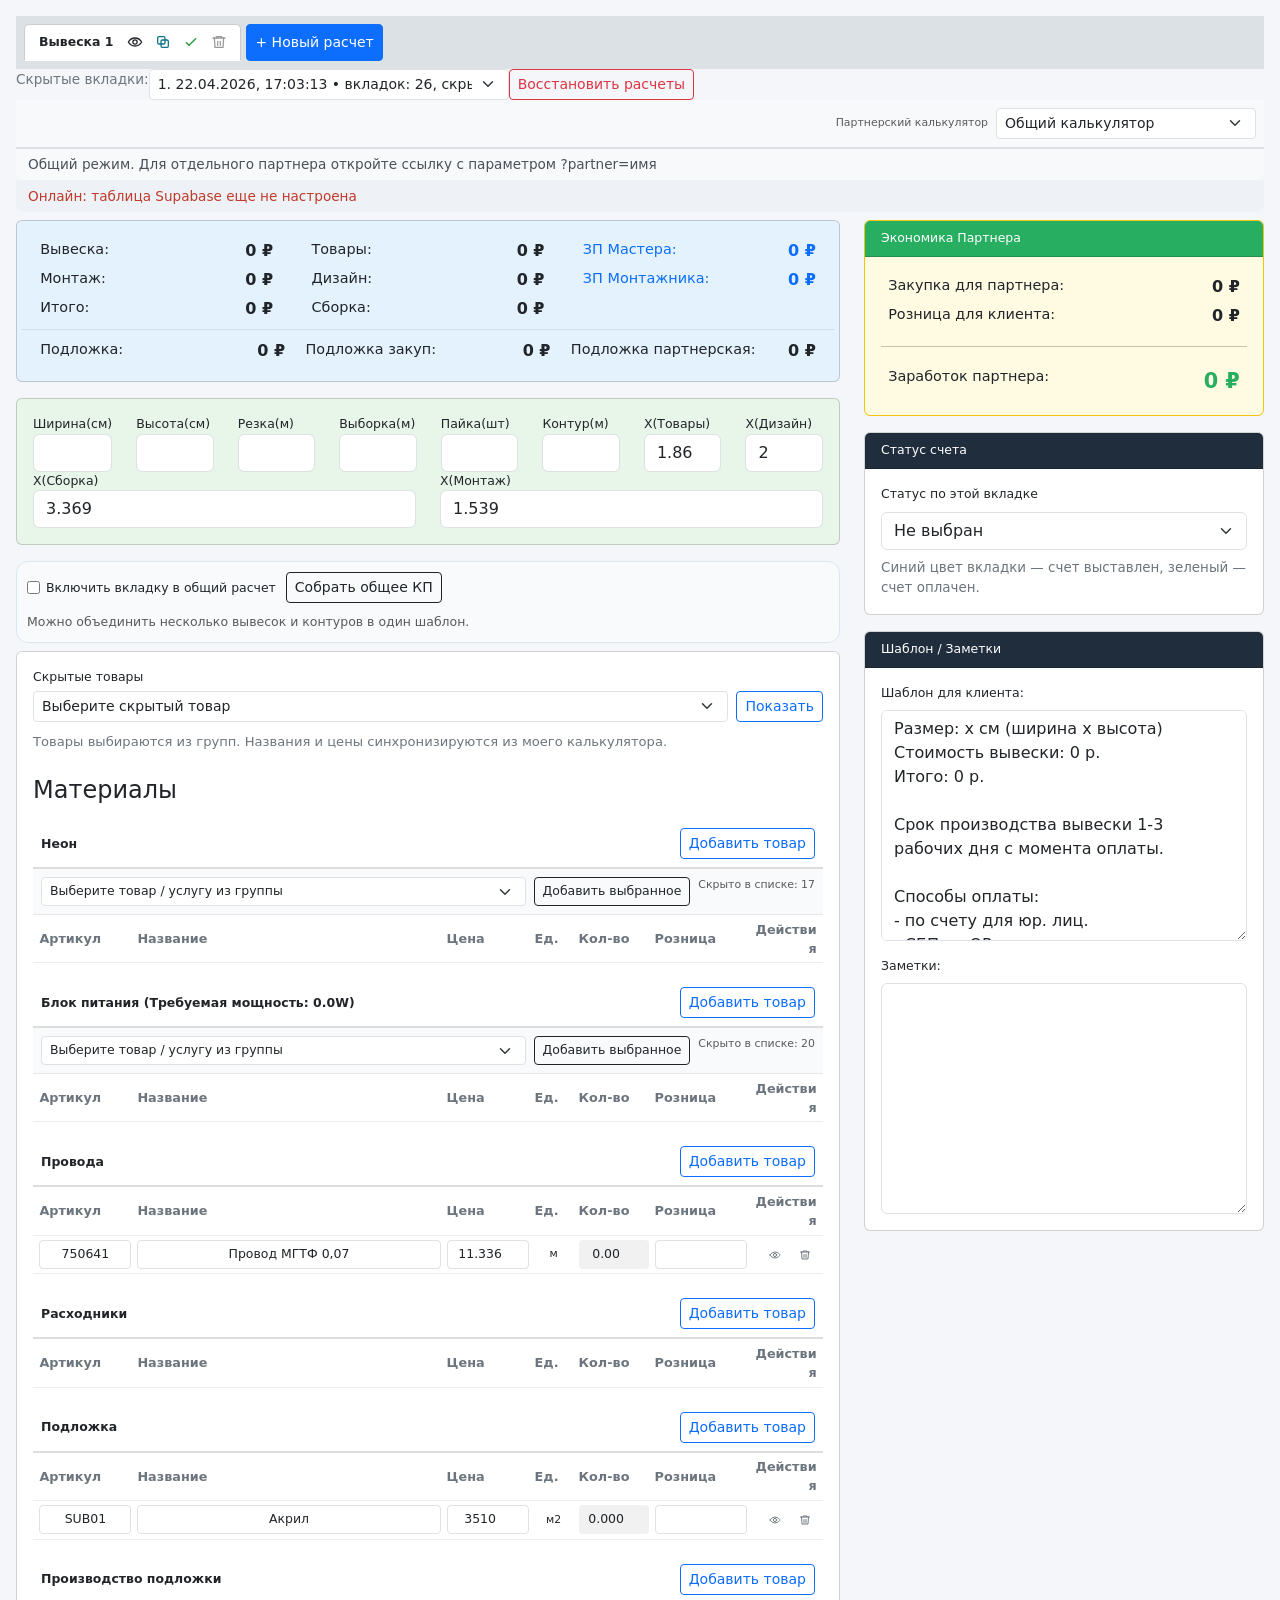
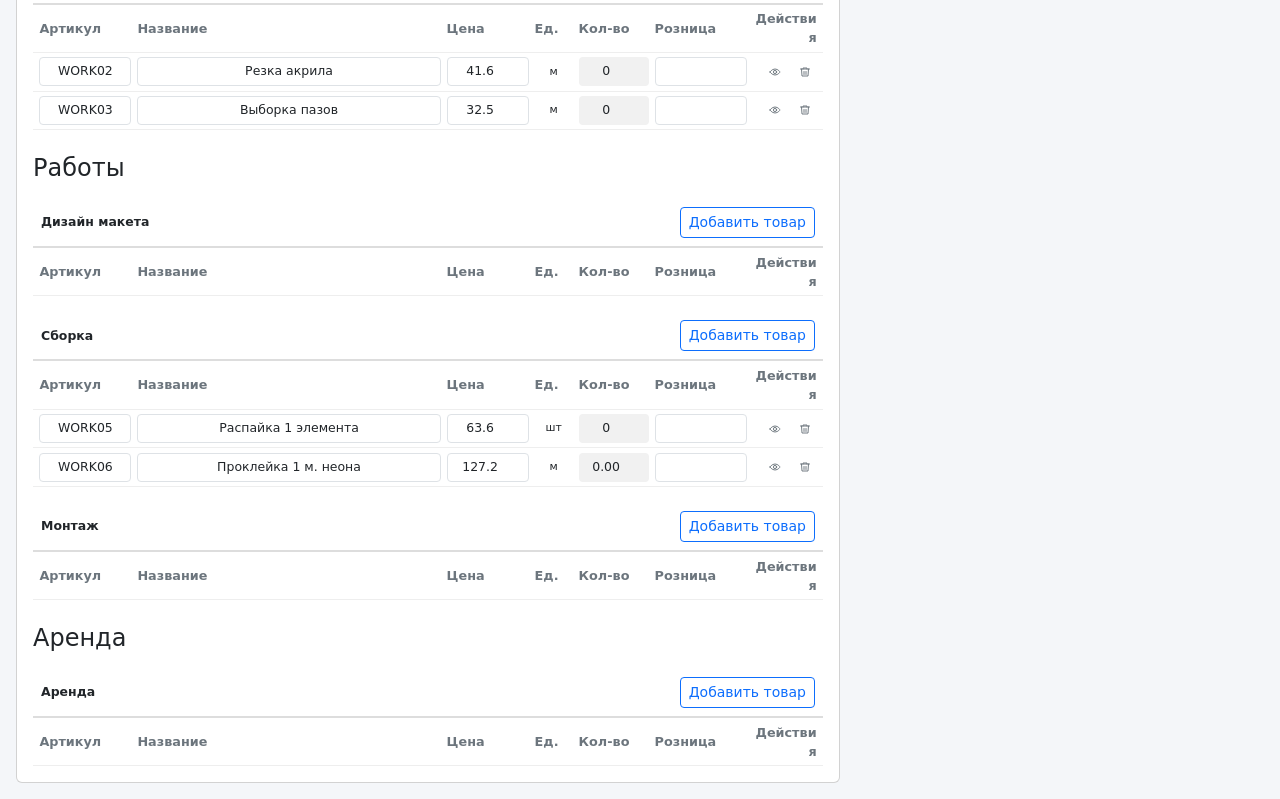
<file: part/index.html>
﻿<!DOCTYPE html>
<html lang="ru">
<head>
    <meta charset="UTF-8">
    <meta name="viewport" content="width=device-width, initial-scale=1.0">
    <title>Партнерский калькулятор (ФИНАЛ)</title>
    <link href="https://cdn.jsdelivr.net/npm/bootstrap@5.3.3/dist/css/bootstrap.min.css" rel="stylesheet">
    <style>
        body { background-color: #f4f6f9; font-size: 0.78rem; }
        .card-header { background-color: #1f2d3d; color: white; padding: 0.5rem 1rem; }
        .partner-card-header { background-color: #27ae60; }
        #tabs-container { display: flex; flex-wrap: wrap; padding: 0.5rem; background-color: #dce1e6; }
        .tab { display: inline-flex; align-items: center; gap: 7px; padding: 6px 10px; border: 1px solid #ccc; background-color: #f0f0f0; cursor: pointer; position: relative; margin-right: 5px; border-radius: 5px 5px 0 0; }
        .tab.active { background-color: #fff; border-bottom-color: #fff; font-weight: bold; }
        .tab.status-invoice { background-color: #dbeafe; border-color: #93c5fd; }
        .tab.status-paid { background-color: #dcfce7; border-color: #86efac; }
        .tab.tab-done { background-color: #dcfce7; border-color: #86efac; }
        .tab.active.status-invoice { background-color: #bfdbfe; }
        .tab.active.status-paid { background-color: #bbf7d0; }
        .tab.active.tab-done { background-color: #bbf7d0; }
        .tab-title { display: inline-block; min-width: 60px; padding: 2px 4px; border-radius: 4px; }
        .tab-title.editing { background: #fff; outline: 2px solid #86b7fe; cursor: text; }
        .tab-actions { display: inline-flex; align-items: center; gap: 6px; }
        .tab-action { border: 0; background: transparent; cursor: pointer; user-select: none; line-height: 1; padding: 0; width: 22px; height: 22px; display: inline-flex; align-items: center; justify-content: center; border-radius: 50%; color: #495057; }
        .tab-action svg { width: 16px; height: 16px; pointer-events: none; }
        .tab-hide-btn { color: #212529; }
        .tab-hide-btn:hover { background: #e9ecef; color: #111827; }
        .tab-copy-btn { color: #0b7285; }
        .tab-copy-btn:hover { background: #d0ebff; color: #0a58ca; }
        .tab-done-btn { color: #2f9e44; }
        .tab-done-btn:hover { background: #dcfce7; color: #2b8a3e; }
        .tab-delete-btn { padding: 0; color: #999; font-size: 1rem; }
        .tab-delete-btn:hover { color: #c0392b; }
        .hidden-tabs-wrap { display: none; flex-wrap: wrap; gap: 8px; align-items: center; padding: 0.5rem; background: #eef2f6; border-radius: 0 0 8px 8px; }
        .hidden-tabs-label { color: #6c757d; font-size: 0.85rem; }
        .hidden-tabs-select { min-width: 220px; max-width: 360px; }
        .partner-scope { padding: 0.35rem 0.75rem; color: #495057; font-size: 0.85rem; background: #f8f9fa; border-radius: 0 0 8px 8px; border-top: 1px solid #dee2e6; }
        .status-hint { font-size: 0.84rem; color: #6c757d; }
        .summary-card { background-color: #e3f2fd; }
        .partner-summary-card { background-color: #fffbe3; border: 1px solid #f1c40f; }
        .summary-item { display: flex; justify-content: space-between; padding: 0.15rem 0.45rem; font-size: 0.9rem;}
        .summary-item strong { font-size: 1rem; }
        .substrate-summary-row { display: grid; grid-template-columns: repeat(3, minmax(160px, 1fr)); gap: 6px; border-top: 1px solid rgba(15, 23, 42, 0.08); margin-top: 6px; padding-top: 6px; }
        .partner-earning { color: #27ae60; font-size: 1.3rem !important; }
        .param-card { background-color: #e8f5e9; }
        .catalog-toolbar { display: flex; flex-wrap: wrap; gap: 10px; align-items: end; margin-bottom: 1rem; }
        .catalog-toolbar .toolbar-field { min-width: 240px; flex: 1 1 240px; }
        .category-header { font-weight: bold; padding: 0.5rem; margin-top: 1rem; border-bottom: 2px solid #ddd; display: flex; justify-content: space-between; align-items: center;}
        .item-row { display: grid; grid-template-columns: 92px 1fr 82px 38px 70px 92px 64px; gap: 6px; align-items: center; padding: 0.28rem 0.4rem; border-bottom: 1px solid #eee; }
        .item-row:hover { background-color: #fdfde7; }
        .item-row-header { font-weight: bold; color: #6c757d; font-size: 0.8rem; }
        .item-row input { text-align: center; padding: 0.18rem 0.25rem; font-size: 0.78rem; }
        .group-picker { display: grid; grid-template-columns: minmax(240px, 1fr) auto auto; gap: 8px; padding: 8px; background: #f8fafc; border-bottom: 1px solid #e5e7eb; }
        .group-picker .form-select, .group-picker .btn { font-size: 0.78rem; padding-top: 0.25rem; padding-bottom: 0.25rem; }
        .partner-switcher { display: flex; gap: 8px; align-items: center; justify-content: flex-end; padding: 8px; background: #f8f9fa; border-bottom: 1px solid #dee2e6; }
        .order-tools { display: flex; flex-wrap: wrap; gap: 10px; align-items: center; margin: 8px 0; padding: 10px; background: #f8fafc; border: 1px solid #dbe5ef; border-radius: 12px; }
        .order-tools label { margin: 0; display: inline-flex; gap: 6px; align-items: center; }
        .item-actions { display: flex; gap: 6px; justify-content: flex-end; }
        .item-action { border: 0; background: transparent; color: #6c757d; width: 24px; height: 24px; display: inline-flex; align-items: center; justify-content: center; border-radius: 50%; cursor: pointer; }
        .item-action:hover { background: #eef2f6; color: #212529; }
        .item-action.item-action-delete:hover { color: #c0392b; background: #fdeaea; }
        .toolbar-note { color: #6c757d; font-size: 0.82rem; }
        .notes-card { height: calc(100vh - 300px); }
        #client-offer, #notes { width: 100%; }
        .read-only { background-color: #f1f1f1; border: 0; }
        .sync-status { padding: 0.35rem 0.75rem; color: #6c757d; font-size: 0.85rem; background: #eef2f6; border-radius: 0 0 8px 8px; }
        .action-modal-backdrop { position: fixed; inset: 0; background: rgba(15, 23, 42, 0.45); display: none; align-items: center; justify-content: center; z-index: 2000; padding: 20px; }
        .action-modal-backdrop.show { display: flex; }
        .action-modal-card { width: min(520px, 100%); max-height: calc(100vh - 40px); overflow: auto; background: #fff; border-radius: 18px; box-shadow: 0 24px 60px rgba(15, 23, 42, 0.22); border: 1px solid rgba(148, 163, 184, 0.3); }
        .action-modal-header { display: flex; align-items: center; justify-content: space-between; padding: 18px 20px 10px; border-bottom: 1px solid #e5e7eb; }
        .action-modal-title { margin: 0; font-size: 1.1rem; font-weight: 700; color: #1f2937; }
        .action-modal-close { border: 0; background: transparent; color: #6b7280; font-size: 1.5rem; line-height: 1; cursor: pointer; }
        .action-modal-close:hover { color: #111827; }
        .action-modal-body { padding: 16px 20px; }
        .action-modal-message { margin-bottom: 14px; color: #374151; line-height: 1.45; }
        .action-modal-fields { display: grid; gap: 12px; }
        .action-modal-field label { display: block; margin-bottom: 6px; color: #374151; font-size: 0.9rem; font-weight: 600; }
        .action-modal-field .form-control,
        .action-modal-field .form-select { border-radius: 12px; }
        .action-modal-actions { display: flex; justify-content: flex-end; gap: 10px; padding: 0 20px 18px; }
        .action-modal-actions .btn { min-width: 110px; border-radius: 12px; }
    </style>
</head>
<body>
<div class="container-fluid p-3">
    <div id="tabs-container">
        <button class="btn btn-sm btn-primary" id="btn-add-tab" onclick="openAddTabMenu()">+ Новый расчет</button>
    </div>
    <div id="hidden-tabs-wrap"></div>
    <div id="partner-switcher" class="partner-switcher"></div>
    <div id="partner-scope" class="partner-scope"></div>
    <div id="sync-status" class="sync-status">Онлайн: подключение...</div>
    <div class="row mt-2">
        <div class="col-lg-8">
             <div class="card mb-3 summary-card">
                <div class="card-body row">
                    <div class="col-md-4"><div class="summary-item"><span>Вывеска:</span> <strong id="summary-sign">0 ₽</strong></div><div class="summary-item"><span>Монтаж:</span> <strong id="summary-mounting">0 ₽</strong></div><div class="summary-item"><span>Итого:</span> <strong id="summary-total">0 ₽</strong></div></div>
                    <div class="col-md-4"><div class="summary-item"><span>Товары:</span> <strong id="summary-goods">0 ₽</strong></div><div class="summary-item"><span>Дизайн:</span> <strong id="summary-design">0 ₽</strong></div><div class="summary-item"><span>Сборка:</span> <strong id="summary-assembly">0 ₽</strong></div></div>
                    <div class="col-md-4"><div class="summary-item text-primary"><span>ЗП Мастера:</span> <strong id="summary-pay-master">0 ₽</strong></div><div class="summary-item text-primary"><span>ЗП Монтажника:</span> <strong id="summary-pay-installer">0 ₽</strong></div></div>
                </div>
            </div>

            <div class="card mb-3 param-card">
                <div class="card-body row align-items-end">
                    <div class="col sign-param"><label>Ширина(см)</label><input type="number" id="param-width" class="form-control"></div>
                    <div class="col sign-param"><label>Высота(см)</label><input type="number" id="param-height" class="form-control"></div>
                    <div class="col"><label>Резка(м)</label><input type="number" id="param-cutting" class="form-control"></div>
                    <div class="col"><label>Выборка(м)</label><input type="number" id="param-milling" class="form-control"></div>
                    <div class="col"><label>Пайка(шт)</label><input type="number" id="param-soldering" class="form-control"></div>
                    <div class="col"><label>Контур(м)</label><input type="number" id="param-contour-length" class="form-control"></div>
                    <div class="col"><label>Х(Товары)</label><input type="number" step="0.0001" id="coeff-goods" class="form-control" value="1.862"></div>
                    <div class="col"><label>Х(Дизайн)</label><input type="number" step="0.1" id="coeff-design" class="form-control" value="2"></div>
                    <div class="col"><label>Х(Сборка)</label><input type="number" step="0.001" id="coeff-assembly" class="form-control" value="3.369"></div>
                    <div class="col"><label>Х(Монтаж)</label><input type="number" step="0.001" id="coeff-montage" class="form-control" value="1.539"></div>
                </div>
            </div>
            <div class="order-tools">
                <label><input type="checkbox" id="include-in-combined-offer"> Включить вкладку в общий расчет</label>
                <button type="button" class="btn btn-sm btn-outline-dark" onclick="buildCombinedOffer()">Собрать общее КП</button>
                <span class="text-muted">Можно объединить несколько вывесок и контуров в один шаблон.</span>
            </div>

            <div class="card"><div class="card-body" id="calculator-container"></div></div>
        </div>
        <div class="col-lg-4">
            <div class="card mb-3 partner-summary-card">
                <div class="card-header partner-card-header">Экономика Партнера</div>
                <div class="card-body">
                    <div class="summary-item"><span>Закупка для партнера:</span> <strong id="partner-cost">0 ₽</strong></div>
                    <div class="summary-item"><span>Розница для клиента:</span> <strong id="partner-retail">0 ₽</strong></div>
                    <hr>
                    <div class="summary-item"><span>Заработок партнера:</span> <strong id="partner-earning" class="partner-earning">0 ₽</strong></div>
                </div>
            </div>
            <div class="card mb-3">
                <div class="card-header">Статус счета</div>
                <div class="card-body">
                    <label class="form-label">Статус по этой вкладке</label>
                    <select id="tab-billing-status" class="form-select">
                        <option value="">Не выбран</option>
                        <option value="invoice_issued">Счет выставлен</option>
                        <option value="invoice_paid">Счет оплачен</option>
                    </select>
                    <div class="status-hint mt-2">Синий цвет вкладки — счет выставлен, зеленый — счет оплачен.</div>
                </div>
            </div>
            <div class="card" style="height: calc(100vh - 300px);">
                 <div class="card-header">Шаблон / Заметки</div>
                 <div class="card-body d-flex flex-column">
                    <label class="form-label">Шаблон для клиента:</label>
                    <textarea id="client-offer" class="form-control mb-3" style="height: 45%;"></textarea>
                    <label class="form-label">Заметки:</label>
                    <textarea id="notes" class="form-control" style="height: 45%;"></textarea>
                 </div>
            </div>
        </div>
    </div>
</div>

<script src="../shared/supabase-sync.js?v=20260420-catalog60"></script>
<script>
const db = [
    { category: 'Материалы', subcategory: 'Неон', id: '750621', name: 'Гибкий неон LP... (белый 6000K)', cost: 200.655, unit: 'м', power: 10 },
    { category: 'Материалы', subcategory: 'Неон', id: '750623', name: 'Гибкий неон LP... (теплый белый 3000K)', cost: 200.655, unit: 'м', power: 10 },
    { category: 'Материалы', subcategory: 'Неон', id: '750622', name: 'Гибкий неон LP... (дневной белый 4000K)', cost: 200.655, unit: 'м', power: 10 },
    { category: 'Материалы', subcategory: 'Неон', id: '750627', name: 'Гибкий неон LP... (желтый золотой)', cost: 200.655, unit: 'м', power: 10 },
    { category: 'Материалы', subcategory: 'Неон', id: '750632', name: 'Гибкий неон LP... (лимонный)', cost: 200.655, unit: 'м', power: 10 },
    { category: 'Материалы', subcategory: 'Неон', id: '750631', name: 'Гибкий неон LP... (оранжевый)', cost: 208.949, unit: 'м', power: 10 },
    { category: 'Материалы', subcategory: 'Неон', id: '750624', name: 'Гибкий неон LP... (красный)', cost: 200.655, unit: 'м', power: 10 },
    { category: 'Материалы', subcategory: 'Неон', id: '750628', name: 'Гибкий неон LP... (розовый)', cost: 208.949, unit: 'м', power: 10 },
    { category: 'Материалы', subcategory: 'Неон', id: '750629', name: 'Гибкий неон LP... (фиолетовый)', cost: 208.949, unit: 'м', power: 10 },
    { category: 'Материалы', subcategory: 'Неон', id: '750625', name: 'Гибкий неон LP... (зеленый)', cost: 200.655, unit: 'м', power: 10 },
    { category: 'Материалы', subcategory: 'Неон', id: '750626', name: 'Гибкий неон LP... (синий)', cost: 200.655, unit: 'м', power: 10 },
    { category: 'Материалы', subcategory: 'Неон', id: '750633', name: 'Гибкий неон LP... (бирюзовый (Тифани))', cost: 208.949, unit: 'м', power: 10 },
    { category: 'Материалы', subcategory: 'Неон', id: '750630', name: 'Гибкий неон LP... (холодный синий)', cost: 208.949, unit: 'м', power: 10 },
    { category: 'Материалы', subcategory: 'Неон', id: '620724', name: 'Гибкий неон 8х16мм (теплый белый)', cost: 189.02, unit: 'м', power: 10 },
    { category: 'Материалы', subcategory: 'Неон', id: '620728', name: 'Гибкий неон 8х16мм (желтый золотой)', cost: 189.02, unit: 'м', power: 10 },
    { category: 'Материалы', subcategory: 'Неон', id: '620727', name: 'Гибкий неон 8х16мм (красный)', cost: 203.19, unit: 'м', power: 10 },
    { category: 'Материалы', subcategory: 'Неон', id: '620723', name: 'Гибкий неон 8х16мм (белый 6000K)', cost: 189.02, unit: 'м', power: 10 },
    { category: 'Материалы', subcategory: 'Блок питания', id: '626158', name: 'БП ZR-24-12 (24W)', cost: 298.285, unit: 'шт', watts: 24 },
    { category: 'Материалы', subcategory: 'Блок питания', id: '626166', name: 'БП ZF-36-12 (36W)', cost: 185.588, unit: 'шт', watts: 36 },
    { category: 'Материалы', subcategory: 'Блок питания', id: '626083', name: 'БП ZM-36-12 (36W)', cost: 371.8, unit: 'шт', watts: 36 },
    { category: 'Материалы', subcategory: 'Блок питания', id: '626084', name: 'БП ZM-60-12 (60W)', cost: 495.742, unit: 'шт', watts: 60 },
    { category: 'Материалы', subcategory: 'Блок питания', id: '626086', name: 'БП ZML-100-12 (100W)', cost: 655.902, unit: 'шт', watts: 100 },
    { category: 'Материалы', subcategory: 'Блок питания', id: '626085', name: 'БП ZM-100-12 (100W)', cost: 760.344, unit: 'шт', watts: 100 },
    { category: 'Материалы', subcategory: 'Блок питания', id: '626088', name: 'БП ZM-150-12 (150W)', cost: 795.08, unit: 'шт', watts: 150 },
    { category: 'Материалы', subcategory: 'Блок питания', id: '626090', name: 'БП ZM-200-12 (200W)', cost: 922.61, unit: 'шт', watts: 200 },
    { category: 'Материалы', subcategory: 'Блок питания', id: '626091', name: 'БП ZM-250-12 (250W)', cost: 1056.302, unit: 'шт', watts: 250 },
    { category: 'Материалы', subcategory: 'Блок питания', id: '626092', name: 'БП ZM-300-12 (300W)', cost: 1245.062, unit: 'шт', watts: 300 },
    { category: 'Материалы', subcategory: 'Блок питания', id: '626123', name: 'БП MA-60-12 (60W)', cost: 545.311, unit: 'шт', watts: 60 },
    { category: 'Материалы', subcategory: 'Блок питания', id: '626124', name: 'БП MA-100-12 (100W)', cost: 672.464, unit: 'шт', watts: 100 },
    { category: 'Материалы', subcategory: 'Блок питания', id: '626125', name: 'БП MA-150-12 (150W)', cost: 923.455, unit: 'шт', watts: 150 },
    { category: 'Материалы', subcategory: 'Блок питания', id: '626126', name: 'БП MA-200-12 (200W)', cost: 1056.848, unit: 'шт', watts: 200 },
    { category: 'Материалы', subcategory: 'Блок питания', id: '626139', name: 'БП ZVS-60-12 (60W, IP67)', cost: 841.061, unit: 'шт', watts: 60 },
    { category: 'Материалы', subcategory: 'Блок питания', id: '626140', name: 'БП ZVS-100-12 (100W, IP67)', cost: 1322.789, unit: 'шт', watts: 100 },
    { category: 'Материалы', subcategory: 'Блок питания', id: '626141', name: 'БП ZVS-150-12 (150W, IP67)', cost: 1796.158, unit: 'шт', watts: 150 },
    { category: 'Материалы', subcategory: 'Блок питания', id: '626142', name: 'БП ZVS-200-12 (200W, IP67)', cost: 2407.431, unit: 'шт', watts: 200 },
    { category: 'Материалы', subcategory: 'Блок питания', id: '626144', name: 'БП ZVS-300-12 (300W, IP67)', cost: 2661.178, unit: 'шт', watts: 300 },
    { category: 'Материалы', subcategory: 'Блок питания', id: '626146', name: 'БП ZVS-400-12 (400W, IP67)', cost: 4000.724, unit: 'шт', watts: 400 },
    { category: 'Материалы', subcategory: 'Провода', id: '750641', name: 'Провод МГТФ 0,07', cost: 11.336, unit: 'м', auto: 'soldering_wire' },
    { category: 'Материалы', subcategory: 'Провода', id: '035.ACC', name: 'Кабель акустический 2*0.35мм2', cost: 33.553, unit: 'м' },
    { category: 'Материалы', subcategory: 'Провода', id: '050.ACC', name: 'Кабель акустический 2*0.50мм2', cost: 47.307, unit: 'м' },
    { category: 'Материалы', subcategory: 'Провода', id: '075.ACC', name: 'Кабель акустический 2*0.75мм2', cost: 62.062, unit: 'м' },
    { category: 'Материалы', subcategory: 'Провода', id: '725863', name: 'Шнур ШВВП 2х0.75 Черный', cost: 33.904, unit: 'м' },
    { category: 'Материалы', subcategory: 'Провода', id: '889383', name: 'Шнур ШВВП 2х0.75 Белый', cost: 33.566, unit: 'м' },
    { category: 'Материалы', subcategory: 'Расходники', id: '717966', name: 'Дистанционные держатели', cost: 27.3, unit: 'шт' },
    { category: 'Материалы', subcategory: 'Расходники', id: 'ETM3229697', name: 'Зажим для троса DIN 3093 1мм', cost: 3.25, unit: 'шт' },
    { category: 'Материалы', subcategory: 'Расходники', id: 'ETM773560', name: 'Трос 1,0мм стальной', cost: 5.252, unit: 'м' },
    { category: 'Материалы', subcategory: 'Расходники', id: '682806', name: 'Вилка прямая белая', cost: 44.122, unit: 'шт' },
    { category: 'Материалы', subcategory: 'Расходники', id: '682807', name: 'Вилка прямая черная', cost: 43.29, unit: 'шт' },
    { category: 'Материалы', subcategory: 'Расходники', id: '23001', name: 'Картон гофрированный', cost: 84.5, unit: 'шт' },
    { category: 'Материалы', subcategory: 'Расходники', id: '750633_CTRL', name: 'Контроллер SP110E', cost: 884, unit: 'шт' },
    { category: 'Материалы', subcategory: 'Расходники', id: '722723', name: 'Сенсорный диммер', cost: 1289.86, unit: 'шт' },
    { category: 'Материалы', subcategory: 'Расходники', id: '722726', name: 'Диммер LP-M8-DIM-8A', cost: 198.068, unit: 'шт' },
    { category: 'Материалы', subcategory: 'Расходники', id: '71506', name: 'Диммер LP-RF-11B', cost: 210.743, unit: 'шт' },
    { category: 'Материалы', subcategory: 'Расходники', id: '71681', name: 'Разъем выводной (Papa)', cost: 134.264, unit: 'шт' },
    { category: 'Материалы', subcategory: 'Расходники', id: '71684', name: 'Разъем выводной (Mama)', cost: 134.264, unit: 'шт' },
    { category: 'Материалы', subcategory: 'Подложка', id: 'SUB01', name: 'Акрил', cost: 3510, unit: 'м2', auto: 'substrate_area' },
    { category: 'Материалы', subcategory: 'Подложка', id: 'SUB02', name: 'Пленка', cost: 712.4, unit: 'м' },
    { category: 'Материалы', subcategory: 'Производство подложки', id: 'WORK02', name: 'Резка акрила', cost: 41.6, unit: 'м', auto: 'cutting_length'},
    { category: 'Материалы', subcategory: 'Производство подложки', id: 'WORK03', name: 'Выборка пазов', cost: 32.5, unit: 'м', auto: 'milling_length'},
    { category: 'Материалы', subcategory: 'Производство подложки', id: 'WORK04', name: 'Отверстия', cost: 2.86, unit: 'шт'},
    { category: 'Работы', subcategory: 'Дизайн макета', id: 'DSGN01', name: 'Макет до 50 эл.', cost: 954, unit: 'шт', pay_cat: 'designer'},
    { category: 'Работы', subcategory: 'Дизайн макета', id: 'DSGN02', name: 'Макет 50-100 эл.', cost: 1431, unit: 'шт', pay_cat: 'designer'},
    { category: 'Работы', subcategory: 'Дизайн макета', id: 'DSGN03', name: 'Макет от 150 эл.', cost: 1908, unit: 'шт', pay_cat: 'designer'},
    { category: 'Работы', subcategory: 'Сборка', id: 'WORK05', name: 'Распайка 1 элемента', cost: 63.6, unit: 'шт', auto: 'soldering_count', pay_cat: 'master' },
    { category: 'Работы', subcategory: 'Сборка', id: 'WORK06', name: 'Проклейка 1 м. неона', cost: 127.2, unit: 'м', auto: 'total_neon_length', pay_cat: 'master' },
    { category: 'Работы', subcategory: 'Сборка', id: 'WORK07a', name: 'Установка диммера', cost: 106, unit: 'шт', pay_cat: 'master' },
    { category: 'Работы', subcategory: 'Сборка', id: 'WORK07', name: 'Установка БП, сборка и подключение', cost: 53, unit: 'шт', pay_cat: 'master' },
    { category: 'Работы', subcategory: 'Сборка', id: 'WORK07b', name: 'Поклейка пленки', cost: 530, unit: 'шт', pay_cat: 'master' },
    { category: 'Работы', subcategory: 'Сборка', id: 'WORK08', name: 'Упаковка (для СДЭКа)', cost: 159, unit: 'шт', pay_cat: 'master' },
    { category: 'Работы', subcategory: 'Монтаж', id: 'MONT01', name: 'Монтаж на трос', cost: 2067, unit: 'шт', pay_cat: 'installer' },
    { category: 'Работы', subcategory: 'Монтаж', id: 'MONT02', name: 'Монтаж на крепления', cost: 2756, unit: 'шт', pay_cat: 'installer' },
    { category: 'Работы', subcategory: 'Монтаж', id: 'MONT02a', name: 'Выезд за 1 км (Москва)', cost: 24.7, unit: 'км', pay_cat: 'installer' },
    { category: 'Работы', subcategory: 'Монтаж', id: 'MONT03', name: 'Выезд', cost: 689, unit: 'шт', pay_cat: 'installer' },
    { category: 'Работы', subcategory: 'Монтаж', id: 'MONT04', name: 'Платная парковка', cost: 382, unit: 'час', coeff: 1, pay_cat: 'installer' },
    { category: 'Работы', subcategory: 'Монтаж', id: 'MONT05', name: 'Демонтаж вывески', cost: 689, unit: 'шт', pay_cat: 'installer' },
    { category: 'Аренда', subcategory: 'Аренда', id: 'RENT01', name: 'Аренда места', cost: 200, unit: 'час' },
];

let state = {};
const partnerScopeRaw = (new URLSearchParams(window.location.search).get('partner') || '').trim();
const partnerScope = partnerScopeRaw ? encodeURIComponent(partnerScopeRaw.toLowerCase()) : '';
const sessionKey = partnerScope ? `partnerCalculator_${partnerScope}` : 'partnerCalculator_vFinal_Corrected';
const backupSessionKey = `${sessionKey}_backup`;
const emergencyBackupSessionKey = `${sessionKey}_emergency_backup`;
const cloudAppId = partnerScope ? `part-calculator:${partnerScope}` : 'part-calculator';
let syncManager = null;
let catalogSyncManager = null;
let suppressCloudSync = false;
let externalRecoveryStates = [];
const SHARED_CATALOG_APP_ID = 'calculator-shared-catalog-v1';
const DEFAULT_COEFFS = { goods: 1.862, design: 2, assembly: 3.369, montage: 1.539 };
const ITEM_PRICING_OPTIONS = [
    { key: 'goods', label: 'Товары' },
    { key: 'design', label: 'Дизайн' },
    { key: 'assembly', label: 'Сборка' },
    { key: 'montage', label: 'Монтаж' },
    { key: 'pass', label: 'Без наценки' }
];
const CRITICAL_AUTO_IDS = new Set(['SUB01', 'WORK02', 'WORK03', 'WORK05', '750641', 'WORK06']);
const BASE_CATALOG = db.map((item) => ({
    ...item,
    article: item.article || item.id,
    hidden: false,
    deleted: false,
    custom: false,
    pricingKind: inferPricingKind(item)
}));

function inferPricingKind(item) {
    if (item.category === 'Материалы' && item.subcategory === 'Производство подложки') return 'assembly';
    if (item.category === 'Материалы') return 'goods';
    if (item.subcategory === 'Дизайн макета') return 'design';
    if (item.subcategory === 'Сборка') return 'assembly';
    if (item.subcategory === 'Монтаж') return 'montage';
    return 'pass';
}

function cloneCatalog(items = BASE_CATALOG) {
    return items.map((item) => ({ ...item }));
}

function normalizeCoeffs(rawCoeffs = {}) {
    const normalized = {};
    Object.entries(DEFAULT_COEFFS).forEach(([key, fallback]) => {
        const source = rawCoeffs?.[key];
        const parsed = typeof source === 'number'
            ? source
            : parseFloat(String(source ?? '').replace(',', '.'));
        normalized[key] = Number.isFinite(parsed) && parsed > 0 ? parsed : fallback;
    });
    return normalized;
}

function createTabData(rawData = {}) {
    return {
        type: rawData.type === 'contour' ? 'contour' : 'sign',
        quantities: { ...(rawData.quantities || {}) },
        selectedItems: Array.isArray(rawData.selectedItems) ? [...rawData.selectedItems] : [],
        params: { ...(rawData.params || {}) },
        coeffs: normalizeCoeffs(rawData.coeffs),
        includeInCombinedOffer: Boolean(rawData.includeInCombinedOffer),
        notes: String(rawData.notes || ''),
        status: String(rawData.status || ''),
        done: Boolean(rawData.done),
        catalog: normalizeCatalog(rawData.catalog)
    };
}

function normalizeCatalog(rawCatalog) {
    const savedItems = Array.isArray(rawCatalog) ? rawCatalog : [];
    if (!savedItems.length) return cloneCatalog();

    const baseMap = new Map(BASE_CATALOG.map((item) => [item.id, item]));
    const seenIds = new Set();
    const catalog = [];

    savedItems
        .filter((item) => item?.id)
        .forEach((saved) => {
            const base = baseMap.get(saved.id) || {};
            const merged = { ...base, ...saved };
            seenIds.add(saved.id);
            catalog.push({
                ...merged,
                article: String(saved.article || base.article || saved.id),
                name: String(saved.name || base.name || ''),
                cost: Number(saved.cost ?? base.cost) || 0,
                hidden: Boolean(saved.hidden),
                deleted: Boolean(saved.deleted),
                custom: !baseMap.has(saved.id) || Boolean(saved.custom),
                pricingKind: saved.pricingKind || base.pricingKind || inferPricingKind(merged)
            });
        });

    BASE_CATALOG.forEach((item) => {
        if (seenIds.has(item.id)) return;
        catalog.push({ ...item });
    });

    return catalog;
}

function getActiveTab() {
    return state.tabs.find((tab) => tab.id === state.activeTabId) || null;
}

function getActiveCatalog() {
    return getActiveTab()?.data?.catalog || cloneCatalog();
}

function ensureSubstrateSummary() {
    if (document.getElementById('summary-substrate')) return;
    const summaryBody = document.querySelector('.summary-card .card-body');
    if (!summaryBody) return;
    const col = document.createElement('div');
    col.className = 'col-md-12 substrate-summary-row';
    col.innerHTML = `
        <div class="summary-item"><span>Подложка:</span> <strong id="summary-substrate">0 ₽</strong></div>
        <div class="summary-item"><span>Подложка закуп:</span> <strong id="summary-substrate-cost">0 ₽</strong></div>
        <div class="summary-item"><span>Подложка партнерская:</span> <strong id="summary-substrate-partner">0 ₽</strong></div>
    `;
    summaryBody.appendChild(col);
}

function getTabCalcType(tab) {
    return tab?.data?.type === 'contour' ? 'contour' : 'sign';
}

function updateParamVisibility() {
    const isContour = getTabCalcType(getActiveTab()) === 'contour';
    document.querySelectorAll('.sign-param').forEach((element) => {
        element.style.display = isContour ? 'none' : '';
    });
}

function iconMarkup(type) {
    if (type === 'hide') return '<svg viewBox="0 0 24 24" fill="none" stroke="currentColor" stroke-width="1.9" stroke-linecap="round" stroke-linejoin="round"><path d="M2 12s3.5-6 10-6 10 6 10 6-3.5 6-10 6-10-6-10-6Z"/><circle cx="12" cy="12" r="3.2"/></svg>';
    if (type === 'copy') return '<svg viewBox="0 0 24 24" fill="none" stroke="currentColor" stroke-width="1.9" stroke-linecap="round" stroke-linejoin="round"><rect x="9" y="9" width="11" height="11" rx="2"/><rect x="4" y="4" width="11" height="11" rx="2"/></svg>';
    if (type === 'done') return '<svg viewBox="0 0 24 24" fill="none" stroke="currentColor" stroke-width="2.2" stroke-linecap="round" stroke-linejoin="round"><path d="M5 13l4 4L19 7"/></svg>';
    if (type === 'trash') return '<svg viewBox="0 0 24 24" fill="none" stroke="currentColor" stroke-width="1.9" stroke-linecap="round" stroke-linejoin="round"><path d="M3 6h18"/><path d="M8 6V4h8v2"/><path d="M19 6l-1 14H6L5 6"/><path d="M10 11v6"/><path d="M14 11v6"/></svg>';
    return '';
}

function repairMojibakeText(value) {
    if (typeof value !== 'string') return value;
    if (!/[ÐÑРСЃЃв]/.test(value)) return value;
    try {
        let repaired = decodeURIComponent(escape(value));
        if (/[ÐÑРСЃЃв]/.test(repaired) && repaired !== value) {
            try {
                const repairedTwice = decodeURIComponent(escape(repaired));
                if (/[А-Яа-яЁё₽]/.test(repairedTwice)) repaired = repairedTwice;
            } catch {}
        }
        return /[А-Яа-яЁё₽]/.test(repaired) ? repaired : value;
    } catch {
        return value;
    }
}

function repairMojibakeDom(root = document.body) {
    if (!root) return;
    const repairNode = (node) => {
        if (!node) return;
        if (node.nodeType === Node.TEXT_NODE) {
            const nextValue = repairMojibakeText(node.nodeValue);
            if (nextValue !== node.nodeValue) node.nodeValue = nextValue;
            return;
        }
        if (node.nodeType !== Node.ELEMENT_NODE) return;
        ['title', 'placeholder', 'aria-label', 'value'].forEach((attr) => {
            if (!node.hasAttribute?.(attr)) return;
            const currentValue = node.getAttribute(attr);
            const nextValue = repairMojibakeText(currentValue);
            if (nextValue !== currentValue) node.setAttribute(attr, nextValue);
        });
        if (node instanceof HTMLInputElement || node instanceof HTMLTextAreaElement) {
            const nextValue = repairMojibakeText(node.value);
            if (nextValue !== node.value) node.value = nextValue;
        }
        node.childNodes?.forEach(repairNode);
    };
    repairNode(root);
}

function scheduleMojibakeRepair(root = document.body) {
    window.requestAnimationFrame(() => repairMojibakeDom(root));
}

function installMojibakeRepairObserver() {
    if (window.__partnerCalculatorMojibakeObserverInstalled) return;
    window.__partnerCalculatorMojibakeObserverInstalled = true;
    const observer = new MutationObserver((records) => {
        records.forEach((record) => {
            if (record.type === 'characterData') {
                repairMojibakeDom(record.target?.parentNode || document.body);
                return;
            }
            record.addedNodes?.forEach((node) => repairMojibakeDom(node));
        });
    });
    observer.observe(document.body, { childList: true, subtree: true, characterData: true });
}

function ensureActionModal() {
    let backdrop = document.getElementById('action-modal-backdrop');
    if (backdrop) return backdrop;

    backdrop = document.createElement('div');
    backdrop.id = 'action-modal-backdrop';
    backdrop.className = 'action-modal-backdrop';
    backdrop.innerHTML = `
        <div class="action-modal-card" role="dialog" aria-modal="true" aria-labelledby="action-modal-title">
            <div class="action-modal-header">
                <h3 class="action-modal-title" id="action-modal-title">Действие</h3>
                <button type="button" class="action-modal-close" data-dialog-close aria-label="Закрыть">×</button>
            </div>
            <div class="action-modal-body">
                <div class="action-modal-message" id="action-modal-message"></div>
                <form class="action-modal-fields" id="action-modal-form"></form>
            </div>
            <div class="action-modal-actions">
                <button type="button" class="btn btn-outline-secondary" data-dialog-cancel>Отмена</button>
                <button type="button" class="btn btn-dark" data-dialog-confirm>Сохранить</button>
            </div>
        </div>
    `;
    document.body.appendChild(backdrop);
    repairMojibakeDom(backdrop);
    return backdrop;
}

function openActionDialog({ title, message = '', fields = [], confirmText = 'Сохранить', cancelText = 'Отмена', danger = false, hideCancel = false }) {
    const backdrop = ensureActionModal();
    const titleEl = backdrop.querySelector('#action-modal-title');
    const messageEl = backdrop.querySelector('#action-modal-message');
    const formEl = backdrop.querySelector('#action-modal-form');
    const confirmBtn = backdrop.querySelector('[data-dialog-confirm]');
    const cancelBtn = backdrop.querySelector('[data-dialog-cancel]');
    const closeBtn = backdrop.querySelector('[data-dialog-close]');

    titleEl.textContent = title;
    messageEl.textContent = message;
    messageEl.style.display = message ? 'block' : 'none';
    confirmBtn.textContent = confirmText;
    confirmBtn.className = `btn ${danger ? 'btn-danger' : 'btn-dark'}`;
    cancelBtn.textContent = cancelText;
    cancelBtn.style.display = hideCancel ? 'none' : '';
    formEl.innerHTML = '';

    fields.forEach((field) => {
        const wrap = document.createElement('div');
        wrap.className = 'action-modal-field';
        const label = document.createElement('label');
        label.textContent = field.label;
        label.htmlFor = `dialog-field-${field.name}`;
        wrap.appendChild(label);

        let input;
        if (field.type === 'select') {
            input = document.createElement('select');
            input.className = 'form-select';
            (field.options || []).forEach((option) => {
                const optionEl = document.createElement('option');
                optionEl.value = option.value;
                optionEl.textContent = option.label;
                optionEl.selected = String(option.value) === String(field.value ?? '');
                input.appendChild(optionEl);
            });
        } else {
            input = document.createElement('input');
            input.type = field.type || 'text';
            input.className = 'form-control';
            input.value = field.value ?? '';
            if (field.placeholder) input.placeholder = field.placeholder;
            if (field.step != null) input.step = field.step;
            if (field.min != null) input.min = field.min;
        }
        input.id = `dialog-field-${field.name}`;
        input.dataset.fieldName = field.name;
        if (field.required !== false) input.required = true;
        wrap.appendChild(input);
        formEl.appendChild(wrap);
    });

    repairMojibakeDom(backdrop);
    backdrop.classList.add('show');

    return new Promise((resolve) => {
        const close = (result) => {
            backdrop.classList.remove('show');
            confirmBtn.onclick = null;
            cancelBtn.onclick = null;
            closeBtn.onclick = null;
            backdrop.onclick = null;
            backdrop.onkeydown = null;
            resolve(result);
        };

        confirmBtn.onclick = () => {
            const values = {};
            for (const field of fields) {
                const input = formEl.querySelector(`[data-field-name="${field.name}"]`);
                if (!input) continue;
                if (!input.reportValidity()) return;
                values[field.name] = input.value;
            }
            close(values);
        };
        cancelBtn.onclick = () => close(null);
        closeBtn.onclick = () => close(null);
        backdrop.onclick = (event) => {
            if (event.target === backdrop) close(null);
        };
        backdrop.onkeydown = (event) => {
            if (event.key === 'Escape') close(null);
            if (event.key === 'Enter' && event.target.tagName !== 'TEXTAREA') {
                event.preventDefault();
                confirmBtn.click();
            }
        };

        setTimeout(() => {
            formEl.querySelector('input, select, textarea')?.focus();
        }, 0);
    });
}

function showAlertDialog(title, message) {
    return openActionDialog({ title, message, confirmText: 'Понятно', hideCancel: true });
}

function showConfirmDialog(title, message, danger = false) {
    return openActionDialog({ title, message, confirmText: danger ? 'Удалить' : 'Подтвердить', cancelText: 'Отмена', danger })
        .then((result) => Boolean(result));
}

function escapeHtml(value) {
    return String(value ?? '')
        .replace(/&/g, '&amp;')
        .replace(/</g, '&lt;')
        .replace(/>/g, '&gt;')
        .replace(/"/g, '&quot;')
        .replace(/'/g, '&#39;');
}

function escapeAttr(value) {
    return escapeHtml(value).replace(/`/g, '&#96;');
}

function scheduleCatalogShareSync() {
    if (catalogSyncManager && !suppressCloudSync) {
        catalogSyncManager.scheduleSave();
    }
}

function applyCatalogMetaAcrossTabs(itemId, patch) {
    state.tabs.forEach((tab) => {
        const item = tab?.data?.catalog?.find((entry) => entry.id === itemId);
        if (item) Object.assign(item, patch);
    });
}

function insertCatalogItemByGroup(catalog, nextItem) {
    const lastVisibleGroupIndex = catalog.reduce((result, item, index) => {
        if (
            item.category === nextItem.category &&
            item.subcategory === nextItem.subcategory &&
            !item.deleted
        ) {
            return index;
        }
        return result;
    }, -1);
    if (lastVisibleGroupIndex !== -1) {
        catalog.splice(lastVisibleGroupIndex + 1, 0, nextItem);
        return;
    }

    const lastGroupIndex = catalog.reduce((result, item, index) => {
        if (item.category === nextItem.category && item.subcategory === nextItem.subcategory) {
            return index;
        }
        return result;
    }, -1);
    if (lastGroupIndex !== -1) {
        catalog.splice(lastGroupIndex + 1, 0, nextItem);
        return;
    }

    const lastCategoryIndex = catalog.reduce((result, item, index) => {
        if (item.category === nextItem.category && !item.deleted) {
            return index;
        }
        return result;
    }, -1);
    if (lastCategoryIndex !== -1) {
        catalog.splice(lastCategoryIndex + 1, 0, nextItem);
        return;
    }

    catalog.push(nextItem);
}

function createInlineCatalogItem(category, subcategory) {
    return {
        id: `CUSTOM_${Date.now()}_${Math.random().toString(36).slice(2, 6)}`,
        article: '',
        name: '',
        category,
        subcategory,
        unit: 'шт',
        cost: 0,
        hidden: false,
        deleted: false,
        custom: true,
        pricingKind: inferPricingKind({ category, subcategory })
    };
}

function buildSharedCatalogPayload() {
    const catalogMap = new Map();
    state.tabs.forEach((tab) => {
        const calcType = getTabCalcType(tab);
        (tab?.data?.catalog || []).forEach((item) => {
            if (!item?.id || item.deleted) return;
            const normalized = {
                id: String(item.id),
                calcType,
                article: String(item.article || item.id || ''),
                name: String(item.name || ''),
                category: String(item.category || ''),
                subcategory: String(item.subcategory || ''),
                unit: String(item.unit || 'шт'),
                pricingKind: item.pricingKind || inferPricingKind(item),
                custom: Boolean(item.custom)
            };
            if (!normalized.name.trim()) return;
            catalogMap.set(`${calcType}:${normalized.id}`, normalized);
        });
    });
    return { items: Array.from(catalogMap.values()), updatedAt: Date.now() };
}

function mergeSharedCatalogIntoState(sharedItems) {
    const safeItems = Array.isArray(sharedItems) ? sharedItems : [];
    if (!safeItems.length) return false;
    let changed = false;

    state.tabs.forEach((tab) => {
        if (!tab?.data) tab.data = createTabData();
        if (!Array.isArray(tab.data.catalog)) tab.data.catalog = cloneCatalog();
        const calcType = getTabCalcType(tab);
        const typedSharedItems = safeItems.filter((item) => (item?.calcType || 'sign') === calcType);
        const sharedMap = new Map(typedSharedItems.filter((item) => item?.id).map((item) => [item.id, item]));
        const existingIds = new Set(tab.data.catalog.map((item) => item.id));

        tab.data.catalog.forEach((item) => {
            const shared = sharedMap.get(item.id);
            if (!shared) return;
            const nextPatch = {
                article: String(shared.article || item.article || item.id),
                name: String(shared.name || item.name || ''),
                category: String(shared.category || item.category || ''),
                subcategory: String(shared.subcategory || item.subcategory || ''),
                unit: String(shared.unit || item.unit || 'шт'),
                cost: Number(shared.partnerCost ?? item.cost) || 0,
                pricingKind: shared.pricingKind || item.pricingKind || inferPricingKind(item)
            };
            if (
                item.article !== nextPatch.article ||
                item.name !== nextPatch.name ||
                item.category !== nextPatch.category ||
                item.subcategory !== nextPatch.subcategory ||
                item.unit !== nextPatch.unit ||
                item.cost !== nextPatch.cost ||
                item.pricingKind !== nextPatch.pricingKind
            ) {
                Object.assign(item, nextPatch);
                changed = true;
            }
        });

        typedSharedItems.forEach((shared) => {
            if (existingIds.has(shared.id) || !shared.custom) return;
            insertCatalogItemByGroup(tab.data.catalog, {
                id: String(shared.id),
                article: String(shared.article || shared.id || ''),
                name: String(shared.name || ''),
                category: String(shared.category || 'Материалы'),
                subcategory: String(shared.subcategory || 'Прочее'),
                unit: String(shared.unit || 'шт'),
                cost: Number(shared.partnerCost ?? shared.cost) || 0,
                hidden: false,
                deleted: false,
                custom: true,
                pricingKind: shared.pricingKind || inferPricingKind(shared)
            });
            changed = true;
        });
    });

    return changed;
}

function applySharedPartnerCoeffs(sharedCoeffs, sharedCoeffsByType = null) {
    if ((!sharedCoeffs || typeof sharedCoeffs !== 'object') && (!sharedCoeffsByType || typeof sharedCoeffsByType !== 'object')) return false;
    let changed = false;
    state.tabs.forEach((tab) => {
        if (!tab?.data) tab.data = createTabData();
        const typedCoeffs = sharedCoeffsByType?.[getTabCalcType(tab)] || sharedCoeffs;
        if (!typedCoeffs || typeof typedCoeffs !== 'object') return;
        const current = normalizeCoeffs(tab.data.coeffs);
        const next = normalizeCoeffs({ ...current, ...typedCoeffs });
        if (JSON.stringify(current) !== JSON.stringify(next)) {
            tab.data.coeffs = next;
            changed = true;
        }
    });
    return changed;
}

function syncCatalogFromDom(activeTab) {
    if (!activeTab?.data?.catalog) return;
    const catalogById = new Map(activeTab.data.catalog.map((item) => [item.id, item]));
    let metaChanged = false;
    document.querySelectorAll('.item-row[data-item-id]').forEach((row) => {
        const itemId = row.dataset.itemId;
        const item = catalogById.get(itemId);
        if (!item) return;
        item.cost = Number(row.querySelector('.cost-input')?.value) || 0;
    });
}

function cloneState(value) {
    return JSON.parse(JSON.stringify(value));
}

function getStateScore(candidate) {
    if (!candidate || !Array.isArray(candidate.tabs)) return 0;
    const tabScore = candidate.tabs.length * 1000;
    const hiddenScore = candidate.tabs.filter((tab) => tab?.hidden).length * 100;
    const filledScore = candidate.tabs.reduce((sum, tab) => {
        const quantities = tab?.data?.quantities || {};
        const params = tab?.data?.params || {};
        const notes = String(tab?.data?.notes || '');
        return sum + Object.keys(quantities).length + Object.values(params).filter(Boolean).length + (notes ? 1 : 0);
    }, 0);
    return tabScore + hiddenScore + filledScore;
}

function readStoredState(key) {
    try {
        const raw = localStorage.getItem(key);
        if (!raw) return null;
        return normalizeState(JSON.parse(raw));
    } catch (error) {
        console.warn('Failed to read calculator state from', key, error);
        return null;
    }
}

function findBestStoredState() {
    return readStoredState(sessionKey) || readStoredState(backupSessionKey) || readStoredState(emergencyBackupSessionKey);
}

async function loadExternalRecoveryStates() {
    try {
        const response = await fetch('../calculator_recovery_states.json?v=20260426-restore-1', { cache: 'no-store' });
        if (!response.ok) return;
        const rows = await response.json();
        externalRecoveryStates = Array.isArray(rows) ? rows : [];
    } catch (error) {
        console.warn('External calculator recovery states unavailable:', error);
        externalRecoveryStates = [];
    }
}

function getRecoveryCandidates() {
    const candidates = [];
    const seen = new Set();
    for (let index = 0; index < localStorage.length; index += 1) {
        const key = localStorage.key(index);
        if (!key || !/calculator|partner/i.test(key)) continue;
        if (seen.has(key)) continue;
        seen.add(key);
        const value = readStoredState(key);
        if (!value?.tabs?.length) continue;
        candidates.push({
            key,
            state: value,
            score: getStateScore(value),
            tabCount: value.tabs.length,
            hiddenCount: value.tabs.filter((tab) => tab?.hidden).length,
            updatedAt: Number(value.lastEditedAt) || 0
        });
    }
    externalRecoveryStates.forEach((entry) => {
        const value = normalizeState(entry.data);
        if (!value?.tabs?.length) return;
        const key = `external-recovery:${entry.hash}`;
        if (seen.has(key)) return;
        seen.add(key);
        candidates.push({
            key,
            external: true,
            sourceLabel: entry.sourceLabel,
            state: value,
            score: Math.max(getStateScore(value), Number(entry.filled || 0) + value.tabs.length * 1000),
            tabCount: value.tabs.length,
            hiddenCount: value.tabs.filter((tab) => tab?.hidden).length,
            updatedAt: Number(value.lastEditedAt || entry.lastEditedAt) || 0
        });
    });
    return candidates.sort((a, b) => b.score - a.score || (b.updatedAt || 0) - (a.updatedAt || 0));
}

function formatRecoveryCandidate(candidate, index) {
    const date = candidate.updatedAt ? new Date(candidate.updatedAt).toLocaleString('ru-RU') : 'без даты';
    const names = candidate.state.tabs.slice(0, 3).map((tab) => tab.name).join(', ');
    return `${index + 1}. ${date} • вкладок: ${candidate.tabCount}, скрытых: ${candidate.hiddenCount} • ${names}`;
}

function restoreCalculatorState(storageKey) {
    const external = externalRecoveryStates.find((entry) => `external-recovery:${entry.hash}` === storageKey);
    const candidate = external ? normalizeState(external.data) : readStoredState(storageKey);
    if (!candidate) return;
    const ok = window.confirm(`Восстановить расчеты из сохранения "${storageKey}"? Текущее состояние будет заменено.`);
    if (!ok) return;
    state = normalizeState(candidate);
    persistLocalState(state);
    if (syncManager && !suppressCloudSync) syncManager.scheduleSave();
    renderTabs();
    renderCalculator();
    loadActiveTabData();
    attachGlobalListeners();
    setSyncStatus('Восстановлено из локального сохранения');
}

function persistLocalState(nextState = state) {
    const current = readStoredState(sessionKey);
    if (current && getStateScore(current) > getStateScore(nextState)) {
        localStorage.setItem(backupSessionKey, JSON.stringify(current));
        localStorage.setItem(emergencyBackupSessionKey, JSON.stringify(current));
    }
    localStorage.setItem(sessionKey, JSON.stringify(nextState));
}

function setSyncStatus(text, isError = false) {
    const el = document.getElementById('sync-status');
    if (!el) return;
    el.textContent = text;
    el.style.color = isError ? '#c0392b' : '#6c757d';
}

function createDefaultState() {
    const defaultTab = { id: 'tab1', name: 'Вывеска 1', data: createTabData(), hidden: false };
    return { activeTabId: 'tab1', tabs: [defaultTab], nextTabNum: 2, lastEditedAt: 0 };
}

function normalizeState(rawState) {
    const fallback = createDefaultState();
    const base = rawState && typeof rawState === 'object' ? rawState : fallback;
    const tabs = Array.isArray(base.tabs) && base.tabs.length
        ? base.tabs.map((tab, index) => ({
            id: tab?.id || `tab${index + 1}`,
            name: (String(tab?.name || '').trim() || `Вывеска ${index + 1}`),
            data: createTabData(tab?.data),
            hidden: !!tab?.hidden
        }))
        : fallback.tabs;

    if (!tabs.some(tab => !tab.hidden)) {
        tabs[0].hidden = false;
    }

    const visibleTabs = tabs.filter(tab => !tab.hidden);
    const activeTabId = visibleTabs.some(tab => tab.id === base.activeTabId)
        ? base.activeTabId
        : visibleTabs[0].id;

    return {
        activeTabId,
        tabs,
        nextTabNum: Math.max(Number(base.nextTabNum) || 2, tabs.length + 1),
        lastEditedAt: Number(base.lastEditedAt) || 0
    };
}

function touchState(nextState = state) {
    nextState.lastEditedAt = Date.now();
    return nextState;
}

function persistStateSnapshot(nextState = state) {
    state = normalizeState(touchState(nextState));
    persistLocalState(state);
    if (syncManager && !suppressCloudSync) {
        syncManager.scheduleSave();
    }
}

function applyRemoteState(nextState) {
    const incomingState = normalizeState(nextState);
    if (getStateScore(state) > getStateScore(incomingState) + 500) {
        console.warn('Rejected poorer remote calculator state to protect existing tabs.');
        if (syncManager && !suppressCloudSync) {
            syncManager.scheduleSave();
        }
        return;
    }
    if ((incomingState.lastEditedAt || 0) < (state?.lastEditedAt || 0)) {
        if (syncManager && !suppressCloudSync) {
            syncManager.scheduleSave();
        }
        return;
    }
    suppressCloudSync = true;
    try {
        state = incomingState;
        persistLocalState(state);
        renderTabs();
        renderCalculator();
        loadActiveTabData();
        attachGlobalListeners();
    } finally {
        suppressCloudSync = false;
    }
}

async function setupCloudSync() {
    if (!window.createSharedSupabaseSync) {
        setSyncStatus('Онлайн: скрипт синхронизации не загрузился', true);
        return;
    }

    syncManager = window.createSharedSupabaseSync({
        appId: cloudAppId,
        getState: () => cloneState(state),
        applyState: (nextState) => applyRemoteState(nextState),
        persistLocal: (nextState) => persistLocalState(nextState),
        pollMs: 3000,
        saveDebounceMs: 700,
        onStatus: (status, detail) => {
            if (status === 'connecting') setSyncStatus('Онлайн: подключение...');
            if (status === 'dirty') setSyncStatus('Онлайн: есть локальные изменения...');
            if (status === 'saving') setSyncStatus('Онлайн: синхронизация...');
            if (status === 'saved') setSyncStatus('Онлайн: сохранено');
            if (status === 'remote') setSyncStatus('Онлайн: обновлено из облака');
            if (status === 'idle') setSyncStatus('Онлайн: синхронизация активна');
            if (status === 'warn') console.warn('Cloud sync warning:', detail);
            if (status === 'error') {
                console.error('Cloud sync error:', detail);
                setSyncStatus('Онлайн: ошибка синхронизации', true);
            }
        }
    });

    try {
        await syncManager.init();
    } catch (error) {
        console.error('Failed to initialize cloud sync:', error);
        setSyncStatus('Онлайн: таблица Supabase еще не настроена', true);
    }
}

async function setupCatalogSync() {
    if (!window.createSharedSupabaseSync) return;
    catalogSyncManager = window.createSharedSupabaseSync({
        appId: SHARED_CATALOG_APP_ID,
        readonly: true,
        getState: () => buildSharedCatalogPayload(),
        applyState: (payload) => {
            suppressCloudSync = true;
            try {
                const catalogChanged = mergeSharedCatalogIntoState(payload?.items);
                const coeffsChanged = applySharedPartnerCoeffs(payload?.partnerCoeffs, payload?.partnerCoeffsByType);
                if (!catalogChanged && !coeffsChanged) return;
                persistLocalState(state);
                renderTabs();
                renderCalculator();
                loadActiveTabData();
                attachGlobalListeners();
            } finally {
                suppressCloudSync = false;
            }
        },
        persistLocal: () => {},
        pollMs: 3500,
        saveDebounceMs: 900,
        onStatus: (status, detail) => {
            if (status === 'error') console.error('Catalog sync error:', detail);
        }
    });

    try {
        await catalogSyncManager.init();
    } catch (error) {
        console.warn('Shared catalog sync unavailable:', error);
    }
}

async function init() {
    installMojibakeRepairObserver();
    scheduleMojibakeRepair(document.body);
    await loadExternalRecoveryStates();
    state = findBestStoredState() || createDefaultState();
    persistLocalState(state);
    renderPartnerScope();
    renderPartnerSwitcher();
    renderTabs();
    renderCalculator();
    loadActiveTabData();
    attachGlobalListeners();
    await setupCloudSync();
    await setupCatalogSync();
    scheduleMojibakeRepair(document.body);
}

function renderPartnerScope() {
    const scopeEl = document.getElementById('partner-scope');
    if (!scopeEl) return;
    scopeEl.textContent = partnerScopeRaw
        ? `Партнерская ссылка: ${partnerScopeRaw}`
        : 'Общий режим. Для отдельного партнера откройте ссылку с параметром ?partner=имя';
}

function renderPartnerSwitcher() {
    const switcher = document.getElementById('partner-switcher');
    if (!switcher) return;
    const slugs = new Set();
    if (partnerScopeRaw) slugs.add(partnerScopeRaw);
    try {
        for (let index = 0; index < localStorage.length; index += 1) {
            const key = localStorage.key(index) || '';
            const match = key.match(/^partnerCalculator_([^_]+)$/);
            if (match?.[1]) slugs.add(match[1]);
        }
    } catch (error) {
        console.warn('Не удалось собрать список партнерских калькуляторов', error);
    }
    const options = ['<option value="">Общий калькулятор</option>']
        .concat(Array.from(slugs).sort().map((slug) => `<option value="${escapeAttr(slug)}" ${slug === partnerScopeRaw ? 'selected' : ''}>${escapeHtml(slug)}</option>`));
    switcher.innerHTML = `
        <label class="small text-muted mb-0">Партнерский калькулятор</label>
        <select id="partner-calculator-select" class="form-select form-select-sm" style="max-width:260px">${options.join('')}</select>
    `;
    const select = switcher.querySelector('#partner-calculator-select');
    select?.addEventListener('change', () => {
        const slug = select.value.trim();
        const basePath = window.location.pathname || '/part/index.html';
        window.location.href = slug ? `${basePath}?partner=${encodeURIComponent(slug)}` : basePath;
    });
}

function saveState() {
    commitEditingTabRename();
    saveActiveTabData();
    persistStateSnapshot();
}

function renderTabs() {
    const container = document.getElementById('tabs-container');
    const addButton = document.getElementById('btn-add-tab');
    const hiddenWrap = document.getElementById('hidden-tabs-wrap');
    container.innerHTML = '';
    state.tabs.filter(tab => !tab.hidden).forEach(tab => {
        const tabEl = document.createElement('div');
        tabEl.className = `tab ${tab.id === state.activeTabId ? 'active' : ''} ${getTabStatusClass(tab)} ${tab?.data?.done ? 'tab-done' : ''}`.trim();
        tabEl.dataset.tabId = tab.id;
        const tabName = document.createElement('span');
        tabName.className = 'tab-title';
        tabName.textContent = tab.name;
        tabName.title = 'Двойной клик, чтобы переименовать вкладку';
        tabName.ondblclick = (e) => { e.stopPropagation(); startTabRename(tab, tabName); };
        tabName.onblur = () => {
            return finishTabRename(tab, tabName, true);
            tabName.contentEditable = false;
            tab.name = tabName.textContent.trim() || tab.name || 'Вывеска';
            tabName.textContent = tab.name;
            saveState();
        };
        tabName.onkeydown = (e) => {
            if (e.key === 'Enter') { e.preventDefault(); tabName.blur(); }
            if (e.key === 'Escape') { e.preventDefault(); tabName.textContent = tab.name; finishTabRename(tab, tabName, false); }
        };
        tabEl.appendChild(tabName);
        tabEl.onclick = (e) => {
            if (tabName.isContentEditable || e.target.closest('.tab-action')) return;
            switchTab(tab.id);
        };
        const actions = document.createElement('span');
        actions.className = 'tab-actions';
        const hideBtn = document.createElement('button');
        hideBtn.type = 'button';
        hideBtn.className = 'tab-action tab-hide-btn';
        hideBtn.innerHTML = iconMarkup('hide');
        hideBtn.title = 'Скрыть вкладку';
        hideBtn.onclick = (e) => { e.stopPropagation(); hideTab(tab.id); };

        const copyBtn = document.createElement('button');
        copyBtn.type = 'button';
        copyBtn.className = 'tab-action tab-copy-btn';
        copyBtn.innerHTML = iconMarkup('copy');
        copyBtn.title = 'Скопировать вкладку';
        copyBtn.onclick = (e) => { e.stopPropagation(); copyTab(tab.id); };

        const doneBtn = document.createElement('button');
        doneBtn.type = 'button';
        doneBtn.className = 'tab-action tab-done-btn';
        doneBtn.innerHTML = iconMarkup('done');
        doneBtn.title = tab?.data?.done ? 'Снять отметку готово' : 'Отметить вкладку как готовую';
        doneBtn.onclick = (e) => { e.stopPropagation(); toggleTabDone(tab.id); };

        const closeBtn = document.createElement('button');
        closeBtn.type = 'button';
        closeBtn.className = 'tab-action tab-delete-btn';
        closeBtn.innerHTML = iconMarkup('trash');
        closeBtn.title = 'Удалить вкладку';
        closeBtn.onclick = (e) => { e.stopPropagation(); deleteTab(tab.id); };
        actions.appendChild(hideBtn);
        actions.appendChild(copyBtn);
        actions.appendChild(doneBtn);
        actions.appendChild(closeBtn);
        tabEl.appendChild(actions);
        container.appendChild(tabEl);
    });
    container.appendChild(addButton);

    const hiddenTabs = state.tabs.filter(tab => tab.hidden);
    const recoveryCandidates = getRecoveryCandidates();
    hiddenWrap.innerHTML = '';
    hiddenWrap.style.display = (hiddenTabs.length || recoveryCandidates.length > 1) ? 'flex' : 'none';
    if (!hiddenTabs.length && recoveryCandidates.length <= 1) return;

    const label = document.createElement('div');
    label.className = 'hidden-tabs-label';
    label.textContent = 'Скрытые вкладки:';
    hiddenWrap.appendChild(label);

    const select = document.createElement('select');
    select.className = 'form-select form-select-sm hidden-tabs-select';

    const placeholder = document.createElement('option');
    placeholder.value = '';
    placeholder.textContent = 'Выберите скрытую вкладку';
    select.appendChild(placeholder);

    hiddenTabs.forEach(tab => {
        const option = document.createElement('option');
        option.value = tab.id;
        option.textContent = tab.name;
        select.appendChild(option);
    });

    const showBtn = document.createElement('button');
    showBtn.type = 'button';
    showBtn.className = 'btn btn-sm btn-outline-primary';
    showBtn.textContent = 'Показать';
    showBtn.disabled = true;
    showBtn.onclick = () => {
        if (!select.value) return;
        showTab(select.value);
    };

    select.onchange = () => {
        showBtn.disabled = !select.value;
    };

    if (hiddenTabs.length) {
        hiddenWrap.appendChild(select);
        hiddenWrap.appendChild(showBtn);
    }

    if (recoveryCandidates.length > 1) {
        const restoreSelect = document.createElement('select');
        restoreSelect.className = 'form-select form-select-sm hidden-tabs-select';
        recoveryCandidates.forEach((candidate, index) => {
            const option = document.createElement('option');
            option.value = candidate.key;
            option.textContent = formatRecoveryCandidate(candidate, index);
            restoreSelect.appendChild(option);
        });
        const restoreBtn = document.createElement('button');
        restoreBtn.type = 'button';
        restoreBtn.className = 'btn btn-sm btn-outline-danger';
        restoreBtn.textContent = 'Восстановить расчеты';
        restoreBtn.onclick = () => restoreCalculatorState(restoreSelect.value);
        hiddenWrap.appendChild(restoreSelect);
        hiddenWrap.appendChild(restoreBtn);
    }
    scheduleMojibakeRepair(hiddenWrap);
    return;

    hiddenTabs.forEach(tab => {
        const btn = document.createElement('button');
        btn.type = 'button';
        btn.className = 'btn btn-sm btn-outline-secondary hidden-tab-btn';
        btn.textContent = tab.name;
        btn.onclick = () => showTab(tab.id);
        hiddenWrap.appendChild(btn);
    });
}

function startTabRename(tab, tabName) {
    if (tabName.isContentEditable) return;
    tabName.dataset.originalName = tab.name;
    tabName.contentEditable = true;
    tabName.classList.add('editing');
    requestAnimationFrame(() => {
        tabName.focus();
        const selection = window.getSelection();
        const range = document.createRange();
        range.selectNodeContents(tabName);
        selection.removeAllRanges();
        selection.addRange(range);
    });
}

function getTabStatusClass(tab) {
    if (tab?.data?.done) return 'status-paid';
    const status = tab?.data?.status || '';
    if (status === 'invoice_issued') return 'status-invoice';
    if (status === 'invoice_paid') return 'status-paid';
    return '';
}

function finishTabRename(tab, tabName, shouldSave) {
    if (!tabName.isContentEditable) return;
    const fallbackName = tabName.dataset.originalName || tab.name || 'Вывеска';
    const nextName = shouldSave ? (tabName.textContent.trim() || fallbackName) : fallbackName;
    tabName.contentEditable = false;
    tabName.classList.remove('editing');
    tabName.textContent = nextName;
    tab.name = nextName;
    delete tabName.dataset.originalName;
    if (shouldSave) {
        saveActiveTabData();
        persistStateSnapshot();
        renderTabs();
    }
}

function commitEditingTabRename() {
    const editingTitle = document.querySelector('.tab-title.editing');
    if (!editingTitle) return false;
    const tabId = editingTitle.closest('.tab')?.dataset.tabId;
    const tab = state.tabs.find((item) => item.id === tabId);
    if (!tab) return false;
    finishTabRename(tab, editingTitle, true);
    return true;
}

async function openAddTabMenu() {
    const result = await openActionDialog({
        title: 'Новый расчет',
        message: 'Выберите тип расчета для новой вкладки.',
        fields: [{
            name: 'type',
            label: 'Тип расчета',
            type: 'select',
            value: 'sign',
            options: [
                { value: 'sign', label: 'Вывеска' },
                { value: 'contour', label: 'Контур' },
            ],
        }],
        confirmText: 'Создать'
    });
    if (!result) return;
    addTab(result.type);
}

function addTab(type = 'sign') {
    saveActiveTabData();
    const tabType = type === 'contour' ? 'contour' : 'sign';
    const title = tabType === 'contour' ? 'Контур' : 'Вывеска';
    const newTabId = `tab${state.nextTabNum++}`;
    state.tabs.push({ id: newTabId, name: `${title} ${state.tabs.length + 1}`, data: createTabData({ type: tabType }), hidden: false });
    state.activeTabId = newTabId;
    persistStateSnapshot();
    renderTabs();
    renderCalculator();
    loadActiveTabData();
}

function getCopyTabName(baseName) {
    const copyBaseName = `${baseName || 'Вывеска'} копия`;
    let nextName = copyBaseName;
    let copyIndex = 2;
    while (state.tabs.some(tab => tab.name === nextName)) {
        nextName = `${copyBaseName} ${copyIndex++}`;
    }
    return nextName;
}

function copyTab(tabId) {
    saveActiveTabData();
    const sourceIndex = state.tabs.findIndex(tab => tab.id === tabId);
    if (sourceIndex === -1) return;

    const sourceTab = state.tabs[sourceIndex];
    const newTabId = `tab${state.nextTabNum++}`;
    const newTab = {
        id: newTabId,
        name: getCopyTabName(sourceTab.name),
        data: cloneState(sourceTab.data || {}),
        hidden: false
    };

    state.tabs.splice(sourceIndex + 1, 0, newTab);
    state.activeTabId = newTabId;
    persistStateSnapshot();
    renderTabs();
    renderCalculator();
    loadActiveTabData();
}

function hideTab(tabId) {
    const visibleTabs = state.tabs.filter(tab => !tab.hidden);
    if (visibleTabs.length <= 1) { void showAlertDialog('Нельзя скрыть вкладку', 'Последняя видимая вкладка должна остаться открытой.'); return; }
    saveActiveTabData();
    const tab = state.tabs.find(item => item.id === tabId);
    if (!tab) return;
    tab.hidden = true;
    if (state.activeTabId === tabId) {
        state.activeTabId = state.tabs.find(item => !item.hidden && item.id !== tabId)?.id || state.activeTabId;
    }
    persistStateSnapshot();
    renderTabs();
    renderCalculator();
    loadActiveTabData();
}

function toggleTabDone(tabId) {
    saveActiveTabData();
    const tab = state.tabs.find((item) => item.id === tabId);
    if (!tab) return;
    tab.data.done = !tab.data.done;
    persistStateSnapshot();
    renderTabs();
}

function showTab(tabId) {
    saveActiveTabData();
    const tab = state.tabs.find(item => item.id === tabId);
    if (!tab) return;
    tab.hidden = false;
    state.activeTabId = tab.id;
    persistStateSnapshot();
    renderTabs();
    renderCalculator();
    loadActiveTabData();
}

async function deleteTab(tabId) {
    if (state.tabs.length <= 1) {
        await showAlertDialog('Нельзя удалить вкладку', 'Последняя вкладка должна остаться в калькуляторе.');
        return;
    }
    const tab = state.tabs.find(t => t.id === tabId);
    if (!tab) return;
    const confirmed = await showConfirmDialog('Удалить вкладку', `Удалить вкладку "${tab.name}"?`, true);
    if (!confirmed) return;
    saveActiveTabData();
    state.tabs = state.tabs.filter(t => t.id !== tabId);
    state.activeTabId = state.tabs.find(t => !t.hidden)?.id || state.tabs[0].id;
    persistStateSnapshot();
    renderTabs();
    loadActiveTabData();
}

function switchTab(tabId) {
    if (tabId === state.activeTabId) return;
    saveActiveTabData();
    state.activeTabId = tabId;
    persistStateSnapshot();
    renderTabs();
    renderCalculator();
    loadActiveTabData();
}

function saveActiveTabData() {
    const activeTab = state.tabs.find(t => t.id === state.activeTabId);
    if (!activeTab) return;
    activeTab.data = createTabData(activeTab.data);
    syncCatalogFromDom(activeTab);
    activeTab.data.quantities = {};
    document.querySelectorAll('.quantity-input').forEach(input => {
        const value = parseFloat(input.value);
        if (value > 0) activeTab.data.quantities[input.dataset.id] = value;
    });
    activeTab.data.params = {
        width: document.getElementById('param-width').value,
        height: document.getElementById('param-height').value,
        cutting: document.getElementById('param-cutting').value,
        milling: document.getElementById('param-milling').value,
        soldering: document.getElementById('param-soldering').value,
        contourLength: document.getElementById('param-contour-length')?.value || '',
    };
    activeTab.data.coeffs = {
        ...normalizeCoeffs({
            goods: document.getElementById('coeff-goods').value,
            design: document.getElementById('coeff-design').value,
            assembly: document.getElementById('coeff-assembly').value,
            montage: document.getElementById('coeff-montage').value,
        })
    };
    activeTab.data.notes = document.getElementById('notes').value;
    activeTab.data.status = document.getElementById('tab-billing-status').value || '';
    activeTab.data.includeInCombinedOffer = Boolean(document.getElementById('include-in-combined-offer')?.checked);
}

function loadActiveTabData() {
    const activeTab = state.tabs.find(t => t.id === state.activeTabId);
    const data = activeTab ? createTabData(activeTab.data) : createTabData();
    if (activeTab) activeTab.data = data;
    document.querySelectorAll('.quantity-input').forEach(input => input.value = '');
    if (data.quantities) {
        for (const id in data.quantities) {
            const input = document.querySelector(`.quantity-input[data-id="${id}"]`);
            if (input) input.value = data.quantities[id];
        }
    }
    const params = data.params || {};
    document.getElementById('param-width').value = params.width || '';
    document.getElementById('param-height').value = params.height || '';
    document.getElementById('param-cutting').value = params.cutting || '';
    document.getElementById('param-milling').value = params.milling || '';
    document.getElementById('param-soldering').value = params.soldering || '';
    document.getElementById('param-contour-length').value = params.contourLength || '';
    const coeffs = normalizeCoeffs(data.coeffs);
    document.getElementById('coeff-goods').value = coeffs.goods;
    document.getElementById('coeff-design').value = coeffs.design;
    document.getElementById('coeff-assembly').value = coeffs.assembly;
    document.getElementById('coeff-montage').value = coeffs.montage;
    document.getElementById('notes').value = data.notes || '';
    document.getElementById('tab-billing-status').value = data.status || '';
    document.getElementById('include-in-combined-offer').checked = Boolean(data.includeInCombinedOffer);
    updateParamVisibility();
    calculate();
}

function isAutoVisibleItem(item) {
    return Boolean(item?.auto) || CRITICAL_AUTO_IDS.has(item?.id);
}

function isItemSelectedForActiveTab(item) {
    const activeTab = getActiveTab();
    if (!activeTab) return false;
    const selected = new Set(activeTab.data?.selectedItems || []);
    const quantity = Number(activeTab.data?.quantities?.[item.id] || 0);
    return isAutoVisibleItem(item) || selected.has(item.id) || quantity > 0;
}

function selectCatalogItem(itemId) {
    const activeTab = getActiveTab();
    if (!activeTab || !itemId) return;
    activeTab.data = createTabData(activeTab.data);
    if (!activeTab.data.selectedItems.includes(itemId)) activeTab.data.selectedItems.push(itemId);
    persistStateSnapshot();
    renderCalculator();
    loadActiveTabData();
    attachGlobalListeners();
}

function renderCalculator() {
    const container = document.getElementById('calculator-container');
    const catalog = getActiveCatalog();
    container.innerHTML = `
        <div class="catalog-toolbar">
            <div class="toolbar-field">
                <label class="form-label mb-1">Скрытые товары</label>
                <div class="d-flex gap-2">
                    <select class="form-select form-select-sm" id="hidden-items-select">
                        <option value="">Выберите скрытый товар</option>
                        ${catalog.filter((item) => item.hidden && !item.deleted).map((item) => `<option value="${item.id}">${escapeHtml(item.name)}</option>`).join('')}
                    </select>
                    <button type="button" class="btn btn-sm btn-outline-primary" id="catalog-show-item">Показать</button>
                </div>
            </div>
            <div class="toolbar-note">Товары выбираются из групп. Названия и цены синхронизируются из моего калькулятора.</div>
        </div>
    `;
    let currentCategory = '', currentSubcategory = '';
    const header = `<div class="item-row item-row-header"><span>Артикул</span><span>Название</span><span>Цена</span><span>Ед.</span><span>Кол-во</span><span>Розница</span><span class="text-end">Действия</span></div>`;
    const visibleCatalog = catalog.filter((item) => !item.hidden && !item.deleted && isItemSelectedForActiveTab(item));

    catalog.filter((item) => !item.hidden && !item.deleted).forEach(item => {
        if (item.category !== currentCategory) {
            currentCategory = item.category;
            currentSubcategory = '';
            container.innerHTML += `<h4 class="mt-4">${currentCategory}</h4>`;
        }
        if (item.subcategory !== currentSubcategory) {
            currentSubcategory = item.subcategory;
            const groupItems = catalog.filter((entry) => !entry.hidden && !entry.deleted && entry.category === item.category && entry.subcategory === item.subcategory && !isItemSelectedForActiveTab(entry));
            const useGroupPicker = item.subcategory === 'Неон' || item.subcategory === 'Блок питания';
            let subLabel = `${currentSubcategory}`;
            if (item.subcategory === 'Блок питания') subLabel += ` (Требуемая мощность: <span id="required-power-display">0</span>W)`;
            const groupKey = `${escapeAttr(item.category)}||${escapeAttr(item.subcategory)}`;
            container.innerHTML += `
                <div class="category-header">
                    <span>${subLabel}</span>
                    <button type="button" class="btn btn-sm btn-outline-primary category-add-btn" data-category-add="1" data-category-name="${escapeAttr(item.category)}" data-subcategory-name="${escapeAttr(item.subcategory)}">Добавить товар</button>
                </div>
                ${useGroupPicker ? `
                <div class="group-picker">
                    <select class="form-select form-select-sm" data-group-select="${groupKey}">
                        <option value="">Выберите товар / услугу из группы</option>
                        ${groupItems.map((entry) => `<option value="${entry.id}">${escapeHtml(entry.article || entry.id)} • ${escapeHtml(entry.name)}</option>`).join('')}
                    </select>
                    <button type="button" class="btn btn-sm btn-outline-dark" data-group-pick="${groupKey}">Добавить выбранное</button>
                    <span class="text-muted small">${groupItems.length ? `Скрыто в списке: ${groupItems.length}` : 'Все позиции группы уже в расчете'}</span>
                </div>` : ``}
                ${header}`;
        }
        if (!visibleCatalog.some((entry) => entry.id === item.id)) return;
        container.innerHTML += `
            <div class="item-row" id="row-${item.id}" data-item-id="${item.id}">
                <input type="text" class="form-control form-control-sm article-input" value="${escapeAttr(item.article || item.id)}" readonly tabindex="-1">
                <input type="text" class="form-control form-control-sm name-input" value="${escapeAttr(item.name)}" readonly tabindex="-1">
                <input type="number" step="0.01" class="form-control form-control-sm cost-input" value="${item.cost}" readonly tabindex="-1">
                <span class="small text-center">${item.unit}</span>
                <input type="number" step="0.01" class="form-control form-control-sm quantity-input ${item.auto ? 'read-only' : ''}" data-id="${item.id}">
                <input type="text" class="form-control form-control-sm retail-price" readonly>
                <div class="item-actions">
                    <button type="button" class="item-action item-action-hide" data-item-hide="${item.id}" title="Скрыть товар"${CRITICAL_AUTO_IDS.has(item.id) ? ' disabled' : ''}>${iconMarkup('hide')}</button>
                    <button type="button" class="item-action item-action-delete" data-item-delete="${item.id}" title="Удалить товар"${CRITICAL_AUTO_IDS.has(item.id) ? ' disabled' : ''}>${iconMarkup('trash')}</button>
                </div>
            </div>`;
    });
    scheduleMojibakeRepair(container);
}
function attachGlobalListeners() {
    const inputs = document.querySelectorAll('.cost-input, .quantity-input, #param-width, #param-height, #param-cutting, #param-milling, #param-soldering, #param-contour-length, #coeff-goods, #coeff-assembly, #coeff-design, #coeff-montage, #include-in-combined-offer');
    inputs.forEach(el => {
        el.addEventListener('input', calculate);
        el.addEventListener('change', calculate);
        el.addEventListener('blur', saveState);
    });
    const textareas = document.querySelectorAll('#notes');
    textareas.forEach(el => el.addEventListener('input', saveState));
    const billingStatus = document.getElementById('tab-billing-status');
    if (billingStatus) {
        billingStatus.addEventListener('change', () => {
            saveState();
            renderTabs();
        });
    }
    const showItemBtn = document.getElementById('catalog-show-item');
    if (showItemBtn) showItemBtn.addEventListener('click', showSelectedHiddenItem);
    document.querySelectorAll('[data-category-add]').forEach((button) => {
        button.addEventListener('click', () => addCatalogItemInline(button.dataset.categoryName, button.dataset.subcategoryName));
    });
    document.querySelectorAll('[data-group-pick]').forEach((button) => {
        button.addEventListener('click', () => {
            const select = Array.from(document.querySelectorAll('[data-group-select]')).find((item) => item.dataset.groupSelect === button.dataset.groupPick);
            if (select?.value) selectCatalogItem(select.value);
        });
    });
    document.querySelectorAll('[data-item-hide]').forEach((button) => {
        button.addEventListener('click', () => hideCatalogItem(button.dataset.itemHide));
    });
    document.querySelectorAll('[data-item-delete]').forEach((button) => {
        button.addEventListener('click', () => deleteCatalogItem(button.dataset.itemDelete));
    });
}

window.addEventListener('beforeunload', () => {
    commitEditingTabRename();
    saveState();
});

function showSelectedHiddenItem() {
    const select = document.getElementById('hidden-items-select');
    if (!select?.value) return;
    const activeTab = getActiveTab();
    if (!activeTab) return;
    const item = activeTab.data.catalog.find((entry) => entry.id === select.value);
    if (!item) return;
    item.hidden = false;
    persistStateSnapshot();
    renderCalculator();
    loadActiveTabData();
    attachGlobalListeners();
}

async function deleteCatalogItem(itemId) {
    const activeTab = getActiveTab();
    if (!activeTab) return;
    const item = activeTab.data.catalog.find((entry) => entry.id === itemId);
    if (!item) return;
    const confirmed = await showConfirmDialog('Удалить товар', `Удалить товар "${item.name}" из этой вкладки?`, true);
    if (!confirmed) return;
    item.deleted = true;
    item.hidden = true;
    delete activeTab.data.quantities[itemId];
    activeTab.data.selectedItems = (activeTab.data.selectedItems || []).filter((id) => id !== itemId);
    persistStateSnapshot();
    renderCalculator();
    loadActiveTabData();
    attachGlobalListeners();
}

async function addCatalogItem() {
    addCatalogItemInline('Материалы', 'Прочее');
}

function addCatalogItemInline(category, subcategory) {
    saveActiveTabData();
    const newItem = createInlineCatalogItem(category, subcategory);
    state.tabs.forEach((tab) => {
        if (!tab?.data) tab.data = createTabData();
        if (!Array.isArray(tab.data.catalog)) tab.data.catalog = cloneCatalog();
        insertCatalogItemByGroup(tab.data.catalog, { ...newItem });
        if (!Array.isArray(tab.data.selectedItems)) tab.data.selectedItems = [];
    });
    const activeTab = getActiveTab();
    if (activeTab && !activeTab.data.selectedItems.includes(newItem.id)) activeTab.data.selectedItems.push(newItem.id);
    persistStateSnapshot();
    scheduleCatalogShareSync();
    renderCalculator();
    loadActiveTabData();
    attachGlobalListeners();
    requestAnimationFrame(() => {
        document.querySelector(`.item-row[data-item-id="${newItem.id}"] .cost-input`)?.focus();
    });
}

function hideCatalogItem(itemId) {
    const activeTab = getActiveTab();
    if (!activeTab) return;
    const item = activeTab.data.catalog.find((entry) => entry.id === itemId);
    if (!item) return;
    item.hidden = true;
    activeTab.data.quantities[itemId] = 0;
    activeTab.data.selectedItems = (activeTab.data.selectedItems || []).filter((id) => id !== itemId);
    persistStateSnapshot();
    renderCalculator();
    loadActiveTabData();
    attachGlobalListeners();
}

function legacyDeleteCatalogItem(itemId) {
    const activeTab = getActiveTab();
    if (!activeTab) return;
    const item = activeTab.data.catalog.find((entry) => entry.id === itemId);
    if (!item) return;
    if (!confirm(`Удалить товар "${item.name}" из этой вкладки?`)) return;
    item.deleted = true;
    item.hidden = true;
    delete activeTab.data.quantities[itemId];
    persistStateSnapshot();
    renderCalculator();
    loadActiveTabData();
    attachGlobalListeners();
}

function legacyAddCatalogItem() {
    const activeTab = getActiveTab();
    if (!activeTab) return;
    const name = prompt('Название нового товара');
    if (!name) return;
    const category = prompt('Категория товара', 'Материалы');
    if (!category) return;
    const subcategory = prompt('Подкатегория', 'Прочее');
    if (!subcategory) return;
    const unit = prompt('Единица измерения', 'шт');
    if (!unit) return;
    const cost = Number(prompt('Закупочная цена', '0') || 0);
    const pricingPrompt = ITEM_PRICING_OPTIONS.map((item) => `${item.key} — ${item.label}`).join('\n');
    const pricingKind = (prompt(`Логика расчета:\n${pricingPrompt}`, inferPricingKind({ category, subcategory })) || '').trim().toLowerCase();
    const safePricingKind = ITEM_PRICING_OPTIONS.some((item) => item.key === pricingKind) ? pricingKind : 'goods';
    activeTab.data.catalog.push({
        id: `CUSTOM_${Date.now()}`,
        name: name.trim(),
        category: category.trim(),
        subcategory: subcategory.trim(),
        unit: unit.trim(),
        cost: Number(cost) || 0,
        hidden: false,
        deleted: false,
        custom: true,
        pricingKind: safePricingKind
    });
    persistStateSnapshot();
    renderCalculator();
    loadActiveTabData();
    attachGlobalListeners();
}

function getPricingBucket(item) {
    if (item.pricingKind) return item.pricingKind;
    if (item.category === 'Материалы') return item.subcategory === 'Производство подложки' ? 'assembly-material' : 'goods';
    if (item.subcategory === 'Дизайн макета') return 'design';
    if (item.subcategory === 'Сборка') return 'assembly';
    if (item.subcategory === 'Монтаж') return 'montage';
    return 'goods';
}

function isSubstrateCostItem(item) {
    const id = String(item?.id || '');
    return ['SUB01', 'WORK02', 'WORK03', 'WORK04'].includes(id);
}

function computeTabSummary(tab) {
    const data = createTabData(tab?.data || {});
    const coeffs = normalizeCoeffs(data.coeffs);
    const catalog = normalizeCatalog(data.catalog || DEFAULT_CATALOG).filter((item) => !item.hidden && !item.deleted);
    const quantities = data.quantities || {};
    const params = data.params || {};
    const solderingCount = parseFloat(params.soldering) || 0;
    const autoQuantities = {
        SUB01: ((parseFloat(params.width) || 0) / 100 * (parseFloat(params.height) || 0) / 100),
        WORK02: parseFloat(params.cutting) || 0,
        WORK03: parseFloat(params.milling) || 0,
        WORK05: solderingCount,
        '750641': solderingCount * 0.15,
    };
    let summary = { goods: 0, design: 0, assembly: 0, mounting: 0, total: 0, signCost: 0, contourLength: parseFloat(params.contourLength) || 0 };
    catalog.forEach((item) => {
        const quantity = Number(quantities[item.id] ?? autoQuantities[item.id] ?? 0) || 0;
        if (quantity <= 0) return;
        if (item.power) summary.contourLength += quantity;
        const costPrice = (Number(item.cost) || 0) * quantity;
        const bucket = getPricingBucket(item);
        if (bucket === 'design') summary.design += costPrice * coeffs.design;
        else if (bucket === 'assembly' || bucket === 'assembly-material') summary.assembly += costPrice * coeffs.assembly;
        else if (bucket === 'montage') summary.mounting += costPrice * (item.coeff === 1 ? 1 : coeffs.montage);
        else if (bucket === 'pass') summary.goods += costPrice;
        else summary.goods += costPrice * coeffs.goods;
    });
    summary.signCost = summary.goods + summary.design + summary.assembly;
    summary.total = summary.signCost + summary.mounting;
    return summary;
}

function buildCombinedOffer() {
    saveActiveTabData();
    const selectedTabs = state.tabs.filter((tab) => tab.data?.includeInCombinedOffer);
    const tabs = selectedTabs.length ? selectedTabs : state.tabs.filter((tab) => tab.id === state.activeTabId);
    const lines = [];
    let mountingTotal = 0;
    let total = 0;
    tabs.forEach((tab, index) => {
        const summary = computeTabSummary(tab);
        const data = createTabData(tab.data || {});
        const params = data.params || {};
        const name = tab.name || (data.type === 'contour' ? 'Контур' : 'Вывеска');
        if (data.type === 'contour') {
            const length = summary.contourLength ? `${summary.contourLength.toFixed(2).replace('.', ',')} метров` : 'длина не указана';
            lines.push(`${index + 1}. Контурный неон ${name}\nДлина: ${length}\nСтоимость: ${Math.round(summary.signCost)} р.`);
        } else {
            const size = `${params.width || 0}х${params.height || 0} см`;
            lines.push(`${index + 1}. Вывеска ${name}\nРазмер: ${size} (ширина х высота)\nСтоимость вывески: ${Math.round(summary.signCost)} р.`);
        }
        mountingTotal += summary.mounting;
        total += summary.total;
    });
    if (mountingTotal > 0) lines.push(`${lines.length + 1}. Монтаж ${Math.round(mountingTotal)} руб`);
    lines.push(`Итого: ${Math.round(total)} р.`);
    lines.push('');
    lines.push('Срок производства вывески 1-3 рабочих дня с момента оплаты.');
    lines.push('');
    lines.push('Способы оплаты:');
    lines.push('- по счету для юр. лиц.');
    lines.push('- СБП по QR коду');
    lines.push('');
    lines.push('Для оформления заказа, выберите способ оплаты. Если остались вопросы, задавайте.');
    document.getElementById('client-offer').value = lines.join('\n\n');
    saveState();
}

function calculate() {
    ensureSubstrateSummary();
    let summary = { goods: 0, design: 0, assembly: 0, mounting: 0, total: 0, payMaster: 0, payInstaller: 0, partnerCost: 0, substrate: 0, substrateCost: 0, substratePartner: 0 };
    const coeffs = {
        goods: parseFloat(document.getElementById('coeff-goods').value) || 0,
        design: parseFloat(document.getElementById('coeff-design').value) || 0,
        assembly: parseFloat(document.getElementById('coeff-assembly').value) || 0,
        montage: parseFloat(document.getElementById('coeff-montage').value) || 0,
    };
    
    const catalog = getActiveCatalog().filter((item) => !item.hidden && !item.deleted);
    const solderingCount = parseFloat(document.getElementById('param-soldering').value) || 0;
    const activeTab = state.tabs.find(t => t.id === state.activeTabId);
    const isContour = activeTab?.data?.type === 'contour';
    const contourLength = parseFloat(document.getElementById('param-contour-length')?.value) || 0;
    const autoMap = {
        SUB01: isContour ? 0 : ((parseFloat(document.getElementById('param-width').value) || 0) / 100 * (parseFloat(document.getElementById('param-height').value) || 0) / 100).toFixed(3),
        WORK02: parseFloat(document.getElementById('param-cutting').value) || 0,
        WORK03: parseFloat(document.getElementById('param-milling').value) || 0,
        WORK05: solderingCount,
        '750641': (solderingCount * 0.15).toFixed(2)
    };
    Object.entries(autoMap).forEach(([itemId, value]) => {
        const input = document.querySelector(`.quantity-input[data-id="${itemId}"]`);
        if (input) input.value = value;
    });
    
    let totalNeonLength = catalog.filter(i => i.power).reduce((sum, neon) => sum + (parseFloat(document.querySelector(`.quantity-input[data-id="${neon.id}"]`)?.value) || 0), 0);
    if (isContour && contourLength > 0) totalNeonLength = contourLength;
    const work06Input = document.querySelector('.quantity-input[data-id="WORK06"]');
    if (work06Input) work06Input.value = totalNeonLength.toFixed(2);
    
    const requiredPower = totalNeonLength * 10 * 1.4;
    const powerDisplay = document.getElementById('required-power-display');
    if (powerDisplay) powerDisplay.textContent = requiredPower.toFixed(1);

    catalog.forEach(item => {
        const row = document.getElementById(`row-${item.id}`);
        if (!row) return;
        const quantity = parseFloat(row.querySelector('.quantity-input').value) || 0;
        const currentCost = parseFloat(row.querySelector('.cost-input').value) || 0;
        const costPrice = currentCost * quantity;
        
        let retailPrice = 0;
        let partnerItemCost = 0;
        
        if (quantity > 0) {
            if (item.category === 'Материалы') {
                const coeff = item.subcategory === 'Производство подложки' ? coeffs.assembly : coeffs.goods;
                retailPrice = costPrice * coeff;
                summary.goods += retailPrice;
                partnerItemCost = costPrice * 1.3;
            } else if (item.subcategory === 'Дизайн макета' || item.pricingKind === 'design') {
                retailPrice = costPrice * coeffs.design;
                summary.design += retailPrice;
                partnerItemCost = costPrice * 1.3;
            } else if (item.subcategory === 'Сборка' || item.pricingKind === 'assembly') {
                retailPrice = costPrice * coeffs.assembly;
                summary.assembly += retailPrice;
                summary.payMaster += costPrice;
                partnerItemCost = 0;
            } else if (item.subcategory === 'Монтаж' || item.pricingKind === 'montage') {
                const coeff = item.coeff === 1 ? 1 : coeffs.montage;
                retailPrice = costPrice * coeff;
                summary.mounting += retailPrice;
                summary.payInstaller += costPrice;
                partnerItemCost = costPrice * 1.3;
            } else if (item.pricingKind === 'pass') {
                partnerItemCost = costPrice;
            }
        }
        summary.partnerCost += partnerItemCost;
        if (quantity > 0 && isSubstrateCostItem(item)) {
            summary.substrate += retailPrice;
            summary.substrateCost += costPrice;
            summary.substratePartner += partnerItemCost || costPrice;
        }
        row.querySelector('.retail-price').value = quantity ? Math.round(retailPrice) + ' ₽' : '';
    });

    summary.total = summary.goods + summary.design + summary.assembly + summary.mounting;
    const signCost = summary.goods + summary.design + summary.assembly;
    const partnerEarning = summary.total - summary.partnerCost;
    
    document.getElementById('summary-sign').textContent = `${Math.round(signCost)} ₽`;
    document.getElementById('summary-mounting').textContent = `${Math.round(summary.mounting)} ₽`;
    document.getElementById('summary-total').textContent = `${Math.round(summary.total)} ₽`;
    document.getElementById('summary-goods').textContent = `${Math.round(summary.goods)} ₽`;
    document.getElementById('summary-design').textContent = `${Math.round(summary.design)} ₽`;
    document.getElementById('summary-assembly').textContent = `${Math.round(summary.assembly)} ₽`;
    document.getElementById('summary-pay-master').textContent = `${Math.round(summary.payMaster)} ₽`;
    document.getElementById('summary-pay-installer').textContent = `${Math.round(summary.payInstaller)} ₽`;
    document.getElementById('summary-substrate').textContent = `${Math.round(summary.substrate)} ₽`;
    document.getElementById('summary-substrate-cost').textContent = `${Math.round(summary.substrateCost)} ₽`;
    document.getElementById('summary-substrate-partner').textContent = `${Math.round(summary.substratePartner)} ₽`;
    
    document.getElementById('partner-cost').textContent = `${Math.round(summary.partnerCost)} ₽`;
    document.getElementById('partner-retail').textContent = `${Math.round(summary.total)} ₽`;
    document.getElementById('partner-earning').textContent = `${Math.round(partnerEarning)} ₽`;

    const width = document.getElementById('param-width').value;
    const height = document.getElementById('param-height').value;
    let offerText = '';
    if (isContour) {
        const lengthText = contourLength ? `${String(contourLength).replace('.', ',')} м` : 'не указана';
        offerText += `Контурный неон\nДлина: ${lengthText}\n`;
        offerText += `Стоимость: ${Math.round(signCost)} р.\n`;
    } else {
        offerText += `Размер: ${width}х${height} см (ширина х высота)\n`;
        offerText += `Стоимость вывески: ${Math.round(signCost)} р.\n`;
    }
    if (summary.mounting > 0) offerText += `Стоимость монтажа: ${Math.round(summary.mounting)} р.\n\n`;
    offerText += `Итого: ${Math.round(summary.total)} р.\n\n`;
    offerText += `Срок производства вывески 1-3 рабочих дня с момента оплаты.\n\n`;
    offerText += `Способы оплаты:\n- по счету для юр. лиц.\n- СБП по QR коду\n\n`;
    offerText += `Для оформления заказа, выберите способ оплаты. Если остались вопросы, задавайте.`;
    document.getElementById('client-offer').value = offerText;
    
    saveState();
}

document.addEventListener('DOMContentLoaded', () => { init(); });
</script>
</body>
</html>
</file>
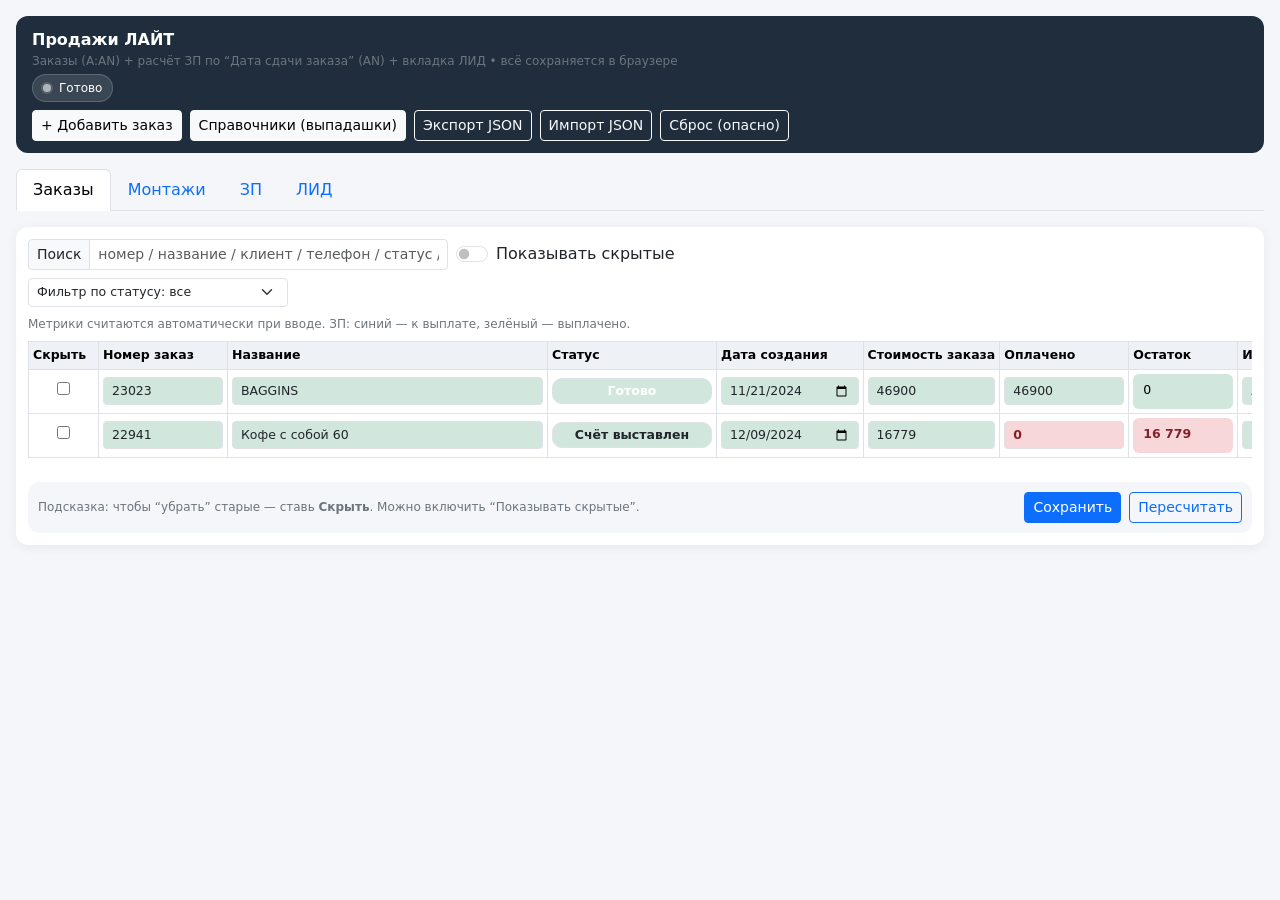
<file: prodazhi/index.html>
<!doctype html>
<html lang="ru">
<head>
  <meta charset="utf-8" />
  <meta name="viewport" content="width=device-width,initial-scale=1" />
  <title>Продажи ЛАЙТ — Заказы + ЗП + ЛИД</title>
  <link href="https://cdn.jsdelivr.net/npm/bootstrap@5.3.3/dist/css/bootstrap.min.css" rel="stylesheet">
  <style>
    body { background:#f4f6f9; }
    .app-header { background:#1f2d3d; color:#fff; padding:12px 16px; border-radius:12px; }
    .table-wrap { background:#fff; border-radius:12px; padding:12px; box-shadow:0 2px 12px rgba(0,0,0,.06); }
    table { font-size: 12.5px; }
    th { position: sticky; top: 0; z-index: 2; background:#eef2f6 !important; }
    td, th { vertical-align: middle; }
    .cell-input, .cell-select { min-width: 160px; }
    .cell-narrow { min-width: 120px; }
    .cell-wide { min-width: 260px; }
    .muted { color:#6c757d; }
    .badge-soft { background:#eef2f6; color:#1f2d3d; }
    .nowrap { white-space: nowrap; }
    .right { text-align:right; }
    .small-note { font-size: 12px; color:#6c757d; }
    .danger-zone { border:1px dashed #dc3545; border-radius:12px; padding:12px; }
    .hidden-row { opacity:.45; }
    .sticky-actions { position: sticky; bottom: 0; background: rgba(244,246,249,.92); backdrop-filter: blur(6px); padding:10px; border-radius:12px; }
    .sticky-col-0,
    .sticky-col-1,
    .sticky-col-2 { position: sticky; background: #fff; }
    .sticky-col-0 { left: 0; z-index: 3; min-width: 70px; }
    .sticky-col-1 { left: 70px; z-index: 3; min-width: 120px; }
    .sticky-col-2 { left: 190px; z-index: 3; min-width: 320px; box-shadow: 2px 0 0 #dee2e6; }
    th.sticky-col-0,
    th.sticky-col-1,
    th.sticky-col-2 { z-index: 4; background:#eef2f6 !important; }
    tr.hidden-row td.sticky-col-0,
    tr.hidden-row td.sticky-col-1,
    tr.hidden-row td.sticky-col-2 { background: #eef2f6; }
    .form-control, .form-select { font-size: 12.5px; }

    /* заполнено */
    .filled { background: #d1e7dd !important; }      /* green */
    .to-pay { background: #cfe2ff !important; }      /* blue */
    .paid { background: #d1e7dd !important; }        /* green */
    .payment-ok { background: #d1e7dd !important; }
    .payment-debt { background: #f8d7da !important; color: #842029 !important; font-weight: 700; }
    .payment-pill {
      display: block;
      min-width: 100px;
      min-height: 35px;
      padding: 8px 10px;
      border-radius: 6px;
      line-height: 1.2;
    }
    .row-cancel { background: #f8d7da !important; }  /* red-ish */
    .status-pill { font-weight: 700; border-radius: 10px; padding: 3px 6px; text-align:center; }
    .status-select { padding-top: 3px; padding-bottom: 3px; }

    /* make cancel row still readable */
    tr.row-cancel td { background: transparent !important; }
    tr.row-cancel { outline: 2px solid rgba(220,53,69,.45); }

    /* Save indicator */
    .save-indicator {
      display:inline-flex;
      align-items:center;
      gap:8px;
      padding:4px 10px;
      border-radius:999px;
      background: rgba(255,255,255,.12);
      border: 1px solid rgba(255,255,255,.18);
      font-size: 12px;
    }
    .dot {
      width: 8px; height: 8px; border-radius: 50%;
      background: #adb5bd;
      box-shadow: 0 0 0 2px rgba(255,255,255,.15);
    }
    .dot.dirty { background: #ffc107; }
    .dot.saved { background: #20c997; }
  </style>
</head>

<body class="p-3">
  <div class="app-header d-flex flex-wrap align-items-center justify-content-between gap-2">
    <div>
      <div class="fw-bold">Продажи ЛАЙТ</div>
      <div class="small-note">Заказы (A:AN) + расчёт ЗП по “Дата сдачи заказа” (AN) + вкладка ЛИД • всё сохраняется в браузере</div>
      <div class="save-indicator mt-1">
        <span class="dot" id="saveDot"></span>
        <span id="saveText">Готово</span>
      </div>
    </div>
    <div class="d-flex gap-2 flex-wrap">
      <button class="btn btn-light btn-sm" id="btnAddOrder">+ Добавить заказ</button>
      <button class="btn btn-light btn-sm" data-bs-toggle="modal" data-bs-target="#modalRefs">Справочники (выпадашки)</button>

      <button class="btn btn-outline-light btn-sm" id="btnExportJson">Экспорт JSON</button>
      <label class="btn btn-outline-light btn-sm mb-0" for="importJsonFile">Импорт JSON</label>
      <input type="file" id="importJsonFile" accept="application/json" style="display:none" />

      <button class="btn btn-outline-light btn-sm" id="btnReset">Сброс (опасно)</button>
    </div>
  </div>

  <div class="mt-3">
    <ul class="nav nav-tabs" id="tabs">
      <li class="nav-item"><button class="nav-link active" data-bs-toggle="tab" data-bs-target="#tabOrders" type="button">Заказы</button></li>
      <li class="nav-item"><button class="nav-link" data-bs-toggle="tab" data-bs-target="#tabMontage" type="button">Монтажи</button></li>
      <li class="nav-item"><button class="nav-link" data-bs-toggle="tab" data-bs-target="#tabSalary" type="button">ЗП</button></li>
      <li class="nav-item"><button class="nav-link" data-bs-toggle="tab" data-bs-target="#tabLead" type="button">ЛИД</button></li>
    </ul>

    <div class="tab-content">
      <!-- ORDERS TAB -->
      <div class="tab-pane fade show active" id="tabOrders">
        <div class="table-wrap mt-3">
          <div class="d-flex flex-wrap align-items-center justify-content-between gap-2 mb-2">
            <div class="d-flex flex-wrap gap-2 align-items-center">
              <div class="input-group input-group-sm" style="max-width:420px;">
                <span class="input-group-text">Поиск</span>
                <input class="form-control" id="searchInput" placeholder="номер / название / клиент / телефон / статус / сотрудник..." />
              </div>

              <div class="form-check form-switch">
                <input class="form-check-input" type="checkbox" role="switch" id="toggleShowHidden">
                <label class="form-check-label" for="toggleShowHidden">Показывать скрытые</label>
              </div>

              <select class="form-select form-select-sm" id="statusFilter" style="max-width:260px;">
                <option value="">Фильтр по статусу: все</option>
              </select>
            </div>

            <div class="muted small-note">
              Метрики считаются автоматически при вводе. ЗП: синий — к выплате, зелёный — выплачено.
            </div>
          </div>

          <div class="table-responsive" style="max-height:72vh;">
            <table class="table table-bordered table-hover table-sm align-middle" id="ordersTable">
              <thead><tr id="ordersHeadRow"></tr></thead>
              <tbody id="ordersBody"></tbody>
            </table>
          </div>

          <div class="sticky-actions d-flex flex-wrap gap-2 align-items-center justify-content-between mt-2">
            <div class="small-note">
              Подсказка: чтобы “убрать” старые — ставь <b>Скрыть</b>. Можно включить “Показывать скрытые”.
            </div>
            <div class="d-flex gap-2">
              <button class="btn btn-primary btn-sm" id="btnSave">Сохранить</button>
              <button class="btn btn-outline-primary btn-sm" id="btnRecalc">Пересчитать</button>
            </div>
          </div>
        </div>
      </div>

      <!-- MONTAGE TAB -->
      <div class="tab-pane fade" id="tabMontage">
        <div class="table-wrap mt-3">
          <div class="row g-2 align-items-end">
            <div class="col-12 col-md-4">
              <label class="form-label mb-1">Монтажник</label>
              <select class="form-select form-select-sm" id="montageEmployeeFilter">
                <option value="">Все монтажники</option>
              </select>
            </div>
            <div class="col-12 col-md-4">
              <label class="form-label mb-1">Статус</label>
              <select class="form-select form-select-sm" id="montageStatusFilter">
                <option value="">Все статусы</option>
              </select>
            </div>
            <div class="col-12 col-md-4">
              <div class="small-note">Строка уходит из списка после отметки “Выполнено”. Статус заказа переводится в “Готово”.</div>
            </div>
          </div>

          <div class="table-responsive mt-3">
            <table class="table table-bordered table-hover table-sm align-middle">
              <thead>
                <tr>
                  <th class="nowrap">Выполнено</th>
                  <th class="nowrap">Номер заказ</th>
                  <th>Название</th>
                  <th>Адрес монтажа</th>
                  <th class="nowrap">Статус</th>
                  <th class="nowrap">Монтажник</th>
                  <th class="right nowrap">Стоимость монтажа</th>
                  <th class="right nowrap">ЗП монтажника</th>
                </tr>
              </thead>
              <tbody id="montageBody"></tbody>
            </table>
          </div>
        </div>
      </div>

      <!-- SALARY TAB -->
      <div class="tab-pane fade" id="tabSalary">
        <div class="table-wrap mt-3">
          <div class="row g-2 align-items-end">
            <div class="col-12 col-md-4">
              <label class="form-label mb-1">Сотрудник</label>
              <select class="form-select form-select-sm" id="salaryEmployee"></select>
            </div>
            <div class="col-6 col-md-3">
              <label class="form-label mb-1">Месяц</label>
              <input type="month" class="form-control form-control-sm" id="salaryMonth" />
            </div>
            <div class="col-6 col-md-3">
              <label class="form-label mb-1">Период</label>
              <select class="form-select form-select-sm" id="salaryHalf">
                <option value="H1">1–15</option>
                <option value="H2">16–конец</option>
              </select>
            </div>
            <div class="col-12 col-md-2 d-grid">
              <button class="btn btn-primary btn-sm" id="btnSalaryShow">Показать</button>
            </div>
          </div>

          <div class="d-flex flex-wrap gap-2 align-items-center justify-content-between mt-3">
            <div>
              <div class="fw-bold" id="salaryTitle">ЗП</div>
              <div class="small-note" id="salarySubtitle">Начисление после заполнения “Дата сдачи заказа” (AN)</div>
            </div>

            <div class="d-flex flex-wrap gap-2 align-items-center">
              <button class="btn btn-outline-success btn-sm" id="btnMarkAllPaid">Отметить всё выплаченным</button>
              <button class="btn btn-outline-secondary btn-sm" id="btnUnmarkAllPaid">Снять отметки</button>
              <div class="badge badge-soft p-2">
                Итого: <span class="fw-bold" id="salaryTotal">0</span> ₽
              </div>
            </div>
          </div>

          <div class="row g-2 mt-2">
            <div class="col-12 col-lg-4">
              <div class="p-3 rounded-3 bg-light">
                <div class="fw-bold">Разбивка</div>
                <div class="small-note">Суммы берутся из столбцов ЗП в строке заказа</div>
                <ul class="mt-2 mb-0 small" id="salaryBreakdown"></ul>
              </div>
            </div>

            <div class="col-12 col-lg-8">
              <div class="table-responsive">
                <table class="table table-bordered table-sm align-middle">
                  <thead>
                    <tr>
                      <th class="nowrap">Выплачено</th>
                      <th class="nowrap">Дата сдачи</th>
                      <th>Заказ</th>
                      <th class="nowrap">Сотрудник</th>
                      <th class="nowrap">Роль</th>
                      <th class="right nowrap">Сумма, ₽</th>
                    </tr>
                  </thead>
                  <tbody id="salaryRows"></tbody>
                </table>
              </div>
            </div>
          </div>

          <hr>

          <div class="small-note">
            Логика периода: дата 1–15 → “1–15”, 16–конец → “16–конец”. Пример: 13.02.2026 → период 01–15.02.2026.
          </div>
        </div>
      </div>

      <!-- LEAD TAB -->
      <div class="tab-pane fade" id="tabLead">
        <div class="table-wrap mt-3">
          <div class="row g-3 align-items-end">
            <div class="col-12 col-md-3">
              <label class="form-label mb-1">Месяц</label>
              <input type="month" class="form-control form-control-sm" id="leadMonth" />
            </div>
            <div class="col-12 col-md-3">
              <label class="form-label mb-1">Дата</label>
              <input type="date" class="form-control form-control-sm" id="leadDate" />
            </div>
            <div class="col-12 col-md-6">
              <div class="small-note">
                Менеджер вручную заполняет только этапы <b>Зая</b>, <b>Диз</b> и <b>КП</b>.
                Этапы <b>Счёт</b> и <b>Заказ</b> считаются автоматически из вкладки “Заказы”.
              </div>
            </div>
          </div>

          <div class="row g-3 mt-1">
            <div class="col-12 col-xl-7">
              <div class="p-3 rounded-3 bg-light h-100">
                <div class="d-flex flex-wrap gap-2 align-items-center justify-content-between">
                  <div class="fw-bold">День по каналам</div>
                  <div class="small-note" id="leadDailySubtitle">Выбери дату</div>
                </div>
                <div class="table-responsive mt-2">
                  <table class="table table-bordered table-sm align-middle mb-0">
                    <thead>
                      <tr>
                        <th>Канал</th>
                        <th class="right nowrap">Зая</th>
                        <th class="right nowrap">Диз</th>
                        <th class="right nowrap">КП</th>
                        <th class="right nowrap">Счёт</th>
                        <th class="right nowrap">Заказ</th>
                      </tr>
                    </thead>
                    <tbody id="leadDailyBody"></tbody>
                  </table>
                </div>
              </div>
            </div>

            <div class="col-12 col-xl-5">
              <div class="p-3 rounded-3 bg-light h-100">
                <div class="fw-bold">Итог месяца</div>
                <div class="small-note">Короткая сводка по выбранному месяцу</div>
                <div class="row g-2 mt-1" id="leadSummaryCards"></div>
                <div class="small-note mt-3">Ключевые метрики месяца</div>
                <div class="row g-2 mt-1" id="leadSummaryMetrics"></div>
              </div>
            </div>
          </div>

          <div class="p-3 rounded-3 bg-light mt-3">
            <div class="fw-bold">Конверсия по каналам</div>
            <div class="small-note">Месячные метрики без огромной ежедневной матрицы</div>
            <div class="table-responsive mt-2">
              <table class="table table-bordered table-sm align-middle mb-0">
                <thead>
                  <tr>
                    <th>Канал</th>
                    <th class="right nowrap">Зая</th>
                    <th class="right nowrap">зая-диз</th>
                    <th class="right nowrap">Диз</th>
                    <th class="right nowrap">зая-кп</th>
                    <th class="right nowrap">КП</th>
                    <th class="right nowrap">кп-счё</th>
                    <th class="right nowrap">зая-счё</th>
                    <th class="right nowrap">Счё</th>
                    <th class="right nowrap">счё-зак</th>
                    <th class="right nowrap">зая-зак</th>
                    <th class="right nowrap">кп-зак</th>
                    <th class="right nowrap">Зак</th>
                    <th class="right nowrap">Доля продаж</th>
                  </tr>
                </thead>
                <tbody id="leadMonthBody"></tbody>
              </table>
            </div>
          </div>
        </div>
      </div>
    </div>
  </div>

  <!-- REFS MODAL -->
  <div class="modal fade" id="modalRefs" tabindex="-1" aria-hidden="true">
    <div class="modal-dialog modal-xl modal-dialog-scrollable">
      <div class="modal-content">
        <div class="modal-header">
          <div>
            <div class="modal-title fw-bold">Справочники (выпадающие списки)</div>
            <div class="small-note">Добавляй / удаляй значения — они сразу появятся в таблице заказов.</div>
          </div>
          <button class="btn-close" data-bs-dismiss="modal"></button>
        </div>

        <div class="modal-body">
          <div class="row g-3" id="refsGrid"></div>

          <hr>

          <div class="danger-zone">
            <div class="fw-bold text-danger">Внимание</div>
            <div class="small-note">
              Удаление значения из справочника не удаляет его из уже заполненных заказов,
              но оно исчезнет из выпадающего списка для будущего выбора.
            </div>
          </div>
        </div>

        <div class="modal-footer">
          <button class="btn btn-primary btn-sm" id="btnRefsSave" data-bs-dismiss="modal">Сохранить справочники</button>
          <button class="btn btn-outline-secondary btn-sm" data-bs-dismiss="modal">Закрыть</button>
        </div>
      </div>
    </div>
  </div>

  <div class="modal fade" id="modalAssemblyTeam" tabindex="-1" aria-hidden="true">
    <div class="modal-dialog modal-lg modal-dialog-scrollable">
      <div class="modal-content">
        <div class="modal-header">
          <div>
            <div class="modal-title fw-bold" id="assemblyModalTitle">Доп. сборщики</div>
            <div class="small-note" id="assemblyModalSubtitle">Добавь дополнительных сборщиков и их отдельную ЗП по заказу</div>
          </div>
          <button class="btn-close" data-bs-dismiss="modal"></button>
        </div>

        <div class="modal-body">
          <div id="assemblyTeamList" class="d-flex flex-column gap-2"></div>
          <button class="btn btn-outline-primary btn-sm mt-3" id="btnAssemblyAdd">+ Добавить сборщика</button>
        </div>

        <div class="modal-footer">
          <button class="btn btn-primary btn-sm" data-bs-dismiss="modal">Готово</button>
        </div>
      </div>
    </div>
  </div>

  <script src="../shared/supabase-sync.js?v=20260331-1200"></script>
  <script>
    // =========================
    // 1) CONFIG: Columns A:AN (40 columns)
    // =========================
    const COLUMNS = [
      "Номер заказ","Название","Статус","Дата создания","Стоимость заказа","Оплачено","Имя клиента","Телефон","Город","Доставка",
      "Адрес доставки","Менеджер","Выезд оценщика","Оценщик","Дизайн","Имя дизайнера","ЗП Дизайнен","Сборка заказа","Имя сборщика",
      "ЗП сборщика","Монтаж стоимость","Имя Монтажника","ЗП Монтажника","Канал лида","Канал","Категория","Время обращения","Время ответа",
      "Скорость ответа","Отправили дизайнеру","Дизайнер ответил","Скорость ответа","Выставили счёт","Счёт оплачен","Дней на оплату",
      "Циклс сделки / дней","Начало производства","Окончание производства","Дней в производстве","Дата сдачи заказа"
    ];

    // =========================
    // 2) Refs (dropdown lists) — базовые значения (можно менять в UI)
    // =========================
    const DEFAULT_REFS = {
      "Статус": ["Счёт выставлен","Ожидает мастера","Собирается","Ожидает доставки","В доставке","Готово","Отмена"],
      "Доставка": ["Наша","Самовывоз","СДЭК"],
      "Менеджер": ["Никита","Наталья"],
      "Сборщик": ["Сергей Гаврилов","Василиса","Никита","Владимир","Нет"],
      "Монтажник": ["Суворов А","Наиль","Никита","Дмитрий Амиров","Денис","Вячеслав Полин","Нет"],
      "Канал лида": ["Авито","ВК","Наш клиент","Нетворкинг","По рекомендации","Сайт","Сообщество"],
      "Канал": ["ТГ","ВА","Авито","Телефон","ВК","Тенчат","Почта"],
      "Категория": ["Производство","Магазин","Контурный неон","Гирлянды","Сервис","Рекламация","Индивидуальное решение"],
      "Дизайнер": ["Наталья","Никита","Нет"],
      "Оценщики": ["Наиль","Никита","Суворов А","Нет"]
    };

    // какие столбцы — селекты (выпадашки)
    const SELECT_BY_COLUMN = {
      "Статус": "Статус",
      "Доставка": "Доставка",
      "Менеджер": "Менеджер",
      "Имя сборщика": "Сборщик",
      "Имя Монтажника": "Монтажник",
      "Канал лида": "Канал лида",
      "Канал": "Канал",
      "Категория": "Категория",
      "Имя дизайнера": "Дизайнер",
      "Оценщик": "Оценщики"
    };

    // =========================
    // 3) Seed orders (минимальные примеры; дальше ты работаешь в интерфейсе)
    // =========================
    const SEED_ROWS = [
      [23023,"BAGGINS","Готово","2024-11-21",46900,46900,"Алексей ","79818929207","Санкт-Петербург","Наша","Мебельная 47к1","Никита",null,null,null,"Наталья",5000,null,"Сергей Гаврилов",3000,null,"Суворов А",2000,"Авито","ТГ","Производство","2026-02-28T15:37","2026-02-28T16:38",null,"12:34:53","12:34:59",null,"2026-02-28","2026-03-01",null,null,"2026-02-20","2026-02-25",null,"2026-02-28"],
      [22941,"Кофе с собой 60","Счёт выставлен","2024-12-09",16779,0,"Б.Вольчека","+7 931 249-18-15","Санкт-Петербург","Наша","Б028 - Канала Грибоедова наб., 79/23","Никита",null,null,null,"Наталья",2500,null,"Никита",1500,null,"Наиль",2000,"Авито","ВА","Производство","2026-02-28T12:00","2026-02-28T12:15",null,"12:41:00","13:40:00",null,"2026-02-28","",null,null,"","",null,""],
    ];

    // =========================
    // 4) Storage
    // =========================
    const LS_KEY = "LIGHT_SALES_APP_V2";
    const LS_BACKUP_KEY = "LIGHT_SALES_APP_V2_BACKUP";
    const cloudAppId = "sales-tracker";
    let syncManager = null;

    function structuredCloneSafe(obj) {
      return JSON.parse(JSON.stringify(obj));
    }

    function normalizeAssemblyTeam(items) {
      if (!Array.isArray(items)) return [];
      return items.map(item => ({
        id: item?.id || crypto.randomUUID(),
        name: typeof item?.name === "string" ? item.name : "",
        sum: item?.sum ?? ""
      }));
    }

    function normalizeLeadJournal(entries) {
      const out = {};
      if (!entries || typeof entries !== "object") return out;
      Object.entries(entries).forEach(([dateKey, channels]) => {
        if (!/^\d{4}-\d{2}-\d{2}$/.test(String(dateKey || ""))) return;
        if (!channels || typeof channels !== "object") return;
        const nextChannels = {};
        Object.entries(channels).forEach(([channel, metrics]) => {
          const channelName = String(channel || "").trim();
          if (!channelName) return;
          nextChannels[channelName] = {
            inquiry: metrics?.inquiry ?? 0,
            design: metrics?.design ?? 0,
            proposal: metrics?.proposal ?? 0
          };
        });
        if (Object.keys(nextChannels).length) out[dateKey] = nextChannels;
      });
      return out;
    }

    function normalizeRow(row40) {
      const out = new Array(40).fill(null);
      for (let i=0;i<40;i++) out[i] = (row40[i] === undefined ? null : row40[i]);
      // formula columns
      out[28] = null; // Скорость ответа (1)
      out[31] = null; // Скорость ответа (2)
      out[34] = null; // Дней на оплату
      out[35] = null; // Цикл сделки / дней
      out[38] = null; // Дней в производстве
      return out;
    }

    function createDefaultState() {
      return {
        refs: structuredCloneSafe(DEFAULT_REFS),
        orders: SEED_ROWS.map(r => ({ id: crypto.randomUUID(), hidden:false, cells: normalizeRow(r), assemblyTeam: [] })),
        payouts: {},
        leadJournal: {}
      };
    }

    function normalizeImportedState(state) {
      const nextState = state && typeof state === "object" ? structuredCloneSafe(state) : {};
      nextState.refs = nextState.refs || structuredCloneSafe(DEFAULT_REFS);
      nextState.orders = Array.isArray(nextState.orders) ? nextState.orders : [];
      nextState.payouts = nextState.payouts || {};
      nextState.leadJournal = normalizeLeadJournal(nextState.leadJournal);
      nextState.lastEditedAt = Number(nextState.lastEditedAt) || 0;
      nextState.orders = nextState.orders.map(o => ({
        id: o.id || crypto.randomUUID(),
        hidden: !!o.hidden,
        cells: normalizeRow(o.cells || []),
        assemblyTeam: normalizeAssemblyTeam(o.assemblyTeam)
      }));
      return nextState;
    }

    function loadState() {
      const raw = localStorage.getItem(LS_KEY);
      if (!raw) {
        return {
          refs: structuredCloneSafe(DEFAULT_REFS),
          orders: SEED_ROWS.map(r => ({ id: crypto.randomUUID(), hidden:false, cells: normalizeRow(r), assemblyTeam: [] })),
          payouts: {}, // ключи выплат
          leadJournal: {},
          lastEditedAt: 0
        };
      }
      try {
        const state = JSON.parse(raw);
        state.refs = state.refs || structuredCloneSafe(DEFAULT_REFS);
        state.orders = state.orders || [];
        state.payouts = state.payouts || {};
        state.leadJournal = normalizeLeadJournal(state.leadJournal);
        state.lastEditedAt = Number(state.lastEditedAt) || 0;
        // normalize orders
        state.orders = state.orders.map(o => ({
          id: o.id || crypto.randomUUID(),
          hidden: !!o.hidden,
          cells: normalizeRow(o.cells || []),
          assemblyTeam: normalizeAssemblyTeam(o.assemblyTeam)
        }));
        return state;
      } catch (e) {
        console.warn("Bad state, fallback to seed", e);
        return {
          refs: structuredCloneSafe(DEFAULT_REFS),
          orders: SEED_ROWS.map(r => ({ id: crypto.randomUUID(), hidden:false, cells: normalizeRow(r), assemblyTeam: [] })),
          payouts: {},
          leadJournal: {},
          lastEditedAt: 0
        };
      }
    }

    function saveState(state) {
      localStorage.setItem(LS_BACKUP_KEY, localStorage.getItem(LS_KEY) || "");
      localStorage.setItem(LS_KEY, JSON.stringify(state));
    }

    function touchState(state = STATE) {
      state.lastEditedAt = Date.now();
      return state;
    }

    // =========================
    // 4.1) AUTOSAVE (чтобы не терялось на обновлении)
    // =========================
    const SAVE_DEBOUNCE_MS = 250;
    let saveTimer = null;
    let dirty = false;

    const saveDot = document.getElementById("saveDot");
    const saveText = document.getElementById("saveText");

    function setSaveUI(mode, text) {
      // mode: "dirty" | "saved" | "idle"
      saveDot.classList.remove("dirty","saved");
      if (mode === "dirty") saveDot.classList.add("dirty");
      if (mode === "saved") saveDot.classList.add("saved");
      saveText.textContent = text || (mode === "dirty" ? "Есть изменения…" : mode === "saved" ? "Сохранено" : "Готово");
    }

    function markDirtyAndAutosave() {
      dirty = true;
      setSaveUI("dirty", "Есть изменения…");
      if (saveTimer) clearTimeout(saveTimer);
      saveTimer = setTimeout(() => {
        try {
          touchState(STATE);
          saveState(STATE);
          if (syncManager) {
            syncManager.scheduleSave();
          }
          dirty = false;
          setSaveUI("saved", "Сохранено");
          setTimeout(() => {
            if (!dirty) setSaveUI("idle","Готово");
          }, 1200);
        } catch (e) {
          console.error("Save failed", e);
          setSaveUI("dirty", "Ошибка сохранения (см. консоль)");
        }
      }, SAVE_DEBOUNCE_MS);
    }

    // Save immediately (manual)
    function forceSaveNow(showAlert=false) {
      try {
        if (saveTimer) clearTimeout(saveTimer);
        touchState(STATE);
        saveState(STATE);
        if (syncManager) {
          syncManager.forceSave().catch((error) => {
            console.error("Cloud save failed", error);
            setSaveUI("dirty", "РћС€РёР±РєР° РѕР±Р»Р°С‡РЅРѕРіРѕ СЃРѕС…СЂР°РЅРµРЅРёСЏ");
          });
        }
        dirty = false;
        setSaveUI("saved","Сохранено");
        setTimeout(() => { if (!dirty) setSaveUI("idle","Готово"); }, 1200);
        if (showAlert) alert("Сохранено ✅");
      } catch (e) {
        console.error(e);
        alert("Ошибка сохранения. Открой консоль (F12) и пришли ошибку.");
      }
    }

    // CTRL+S
    window.addEventListener("keydown", (e) => {
      if ((e.ctrlKey || e.metaKey) && (e.key === "s" || e.key === "S")) {
        e.preventDefault();
        forceSaveNow(true);
      }
    });

    // Before unload
    window.addEventListener("beforeunload", () => {
      try {
        touchState(STATE);
        saveState(STATE);
      } catch {}
      setupCloudSync();
    });

    // =========================
    // 5) Helpers: parsing / formatting
    // =========================
    const isEmpty = (v) => v === null || v === undefined || (typeof v === "string" && v.trim() === "");
    const toNumber = (v) => {
      if (isEmpty(v)) return 0;
      if (typeof v === "number") return v;
      const s = String(v).replace(/\s+/g,"").replace(",",".");
      const n = Number(s);
      return Number.isFinite(n) ? n : 0;
    };

    // IMPORTANT: No UTC shifting. We store as user input strings.
    function parseDateTime(v) {
      if (isEmpty(v)) return null;

      if (typeof v === "string") {
        const s = v.trim();

        // time-only "HH:mm" or "HH:mm:ss"
        if (/^\d{1,2}:\d{2}(:\d{2})?$/.test(s)) {
          return { type:"time", value: s.length === 5 ? (s + ":00") : s };
        }

        // date-only "YYYY-MM-DD"
        if (/^\d{4}-\d{2}-\d{2}$/.test(s)) {
          const d = new Date(s + "T00:00:00");
          return isNaN(d.getTime()) ? null : { type:"datetime", value:d };
        }

        // datetime-local "YYYY-MM-DDTHH:mm"
        if (/^\d{4}-\d{2}-\d{2}T\d{2}:\d{2}$/.test(s)) {
          const d = new Date(s);
          return isNaN(d.getTime()) ? null : { type:"datetime", value:d };
        }

        // any other parseable datetime
        const d = new Date(s);
        return isNaN(d.getTime()) ? null : { type:"datetime", value:d };
      }

      if (v instanceof Date) return { type:"datetime", value:v };
      return null;
    }

    function formatDate(v) {
      if (isEmpty(v)) return "";
      const d = parseDateTime(v);
      if (!d || d.type !== "datetime") return String(v);
      return d.value.toLocaleDateString("ru-RU");
    }

    function formatMoney(n) {
      return Math.round(n).toLocaleString("ru-RU");
    }

    function formatDateKeyLocal(date) {
      return `${date.getFullYear()}-${String(date.getMonth()+1).padStart(2,"0")}-${String(date.getDate()).padStart(2,"0")}`;
    }

    function normalizeDateKey(v) {
      if (isEmpty(v)) return "";
      const raw = String(v).trim();
      if (/^\d{4}-\d{2}-\d{2}/.test(raw)) return raw.slice(0,10);
      const parsed = parseDateTime(v);
      if (!parsed || parsed.type !== "datetime") return "";
      return formatDateKeyLocal(parsed.value);
    }

    function formatPercent(part, whole, fractionDigits = 2) {
      if (!whole) return "—";
      return `${(part / whole * 100).toLocaleString("ru-RU", { minimumFractionDigits: fractionDigits, maximumFractionDigits: fractionDigits })}%`;
    }

    function createLeadStats() {
      return { inquiry: 0, design: 0, proposal: 0, invoice: 0, order: 0 };
    }

    function getLeadChannels() {
      const ordered = [];
      const seen = new Set();
      const push = (value) => {
        const channel = String(value || "").trim();
        if (!channel || channel === "Нет" || seen.has(channel)) return;
        seen.add(channel);
        ordered.push(channel);
      };

      (STATE.refs["Канал лида"] || []).forEach(push);
      Object.values(STATE.leadJournal || {}).forEach(byChannel => {
        Object.keys(byChannel || {}).forEach(push);
      });
      STATE.orders.forEach(order => push(order.cells[23]));
      return ordered;
    }

    function getLeadManualMetrics(dateKey, channel) {
      const base = STATE.leadJournal?.[dateKey]?.[channel] || {};
      return {
        inquiry: Math.max(0, Math.floor(toNumber(base.inquiry))),
        design: Math.max(0, Math.floor(toNumber(base.design))),
        proposal: Math.max(0, Math.floor(toNumber(base.proposal)))
      };
    }

    function setLeadManualMetric(dateKey, channel, metric, value) {
      STATE.leadJournal = STATE.leadJournal || {};
      STATE.leadJournal[dateKey] = STATE.leadJournal[dateKey] || {};
      STATE.leadJournal[dateKey][channel] = STATE.leadJournal[dateKey][channel] || { inquiry: 0, design: 0, proposal: 0 };
      STATE.leadJournal[dateKey][channel][metric] = Math.max(0, Math.floor(toNumber(value)));

      const current = STATE.leadJournal[dateKey][channel];
      if (!current.inquiry && !current.design && !current.proposal) {
        delete STATE.leadJournal[dateKey][channel];
      }
      if (!Object.keys(STATE.leadJournal[dateKey]).length) {
        delete STATE.leadJournal[dateKey];
      }
    }

    function getLeadStatsForMonth(yearMonth, selectedDate) {
      const channels = getLeadChannels();
      const monthStats = {};
      const dailyStats = {};
      const ensure = (map, channel) => {
        if (!map[channel]) map[channel] = createLeadStats();
        return map[channel];
      };

      channels.forEach(channel => {
        monthStats[channel] = createLeadStats();
        dailyStats[channel] = createLeadStats();
      });

      Object.entries(STATE.leadJournal || {}).forEach(([dateKey, byChannel]) => {
        if (!dateKey.startsWith(`${yearMonth}-`)) return;
        Object.keys(byChannel || {}).forEach(channel => {
          const manual = getLeadManualMetrics(dateKey, channel);
          const monthBucket = ensure(monthStats, channel);
          monthBucket.inquiry += manual.inquiry;
          monthBucket.design += manual.design;
          monthBucket.proposal += manual.proposal;

          if (dateKey === selectedDate) {
            const dayBucket = ensure(dailyStats, channel);
            dayBucket.inquiry += manual.inquiry;
            dayBucket.design += manual.design;
            dayBucket.proposal += manual.proposal;
          }
        });
      });

      STATE.orders.forEach(order => {
        const channel = String(order.cells[23] || "").trim();
        if (!channel || channel === "Нет") return;

        // Счёт попадает в ЛИД на дату создания строки заказа.
        const invoiceDate = normalizeDateKey(order.cells[32]);
        if (invoiceDate && invoiceDate.startsWith(`${yearMonth}-`)) {
          ensure(monthStats, channel).invoice += 1;
          if (invoiceDate === selectedDate) ensure(dailyStats, channel).invoice += 1;
        }

        // Заказ считается по дате оплаты счёта.
        const orderDate = normalizeDateKey(order.cells[33]);
        if (orderDate && orderDate.startsWith(`${yearMonth}-`)) {
          ensure(monthStats, channel).order += 1;
          if (orderDate === selectedDate) ensure(dailyStats, channel).order += 1;
        }
      });

      return { channels, monthStats, dailyStats };
    }

    function getOrderById(orderId) {
      return STATE.orders.find(order => order.id === orderId) || null;
    }

    function getAssemblyTeam(order) {
      if (!Array.isArray(order.assemblyTeam)) order.assemblyTeam = [];
      return order.assemblyTeam;
    }

    function hasExtraAssemblyMembers(order) {
      return getAssemblyTeam(order).some(item => String(item?.name || "").trim() || !isEmpty(item?.sum));
    }

    function makeAssemblerPayoutToken(key) {
      return `ASSEMBLER::${key}`;
    }

    function getAssemblerAssignments(order) {
      const hasExtras = hasExtraAssemblyMembers(order);
      const rows = [{
        employee: order.cells[18],
        sum: order.cells[19],
        role: "Сборщик",
        payoutToken: hasExtras ? makeAssemblerPayoutToken("PRIMARY") : "Сборщик",
        legacyToken: "Сборщик"
      }];

      getAssemblyTeam(order).forEach(item => {
        rows.push({
          employee: item.name,
          sum: item.sum,
          role: "Сборщик",
          payoutToken: makeAssemblerPayoutToken(item.id || crypto.randomUUID()),
          legacyToken: null
        });
      });

      return rows;
    }

    function getOrderSalaryAssignments(order) {
      return [
        {
          employee: order.cells[15],
          sum: order.cells[16],
          role: "Дизайнер",
          payoutToken: "Дизайнер",
          legacyToken: "Дизайнер"
        },
        ...getAssemblerAssignments(order),
        {
          employee: order.cells[21],
          sum: order.cells[22],
          role: "Монтажник",
          payoutToken: "Монтажник",
          legacyToken: "Монтажник"
        }
      ];
    }

    function getOrderSearchEmployees(order) {
      return getOrderSalaryAssignments(order)
        .map(item => String(item.employee || "").trim())
        .filter(Boolean);
    }

    function getAssemblyExtraSummary(order) {
      const extraRows = getAssemblyTeam(order).filter(item => String(item?.name || "").trim() || !isEmpty(item?.sum));
      if (!extraRows.length) return "";
      return extraRows.map(item => `${item.name || "Без имени"} — ${formatMoney(toNumber(item.sum))} ₽`).join(", ");
    }

    function getAssemblyTotalSum(order) {
      return getAssemblerAssignments(order).reduce((sum, item) => sum + toNumber(item.sum), 0);
    }

    // Excel DAYS returns integer difference between dates ignoring time.
    function daysDiffExcelStyle(a, b) {
      if (!a || !b) return null;
      const da = new Date(a); const db = new Date(b);
      if (isNaN(da.getTime()) || isNaN(db.getTime())) return null;
      const aDate = new Date(da.getFullYear(), da.getMonth(), da.getDate());
      const bDate = new Date(db.getFullYear(), db.getMonth(), db.getDate());
      const ms = aDate - bDate;
      return Math.round(ms / (24*3600*1000));
    }

    // time diff in hh:mm:ss
    function timeDiffStr(a, b) {
      if (!a || !b) return "";
      const diffMs = a - b;
      if (!Number.isFinite(diffMs)) return "";
      const sign = diffMs < 0 ? "-" : "";
      const ms = Math.abs(diffMs);
      const sec = Math.floor(ms/1000);
      const hh = Math.floor(sec/3600);
      const mm = Math.floor((sec%3600)/60);
      const ss = sec%60;
      return sign + String(hh).padStart(2,"0")+":"+String(mm).padStart(2,"0")+":"+String(ss).padStart(2,"0");
    }

    // build datetime from same day + time-only string if possible
    function mergeDateAndTime(dateBase, timeStr) {
      if (!dateBase || !timeStr) return null;
      const base = parseDateTime(dateBase);
      if (!base || base.type !== "datetime") return null;
      const d = base.value;
      const [h,m,s] = timeStr.split(":").map(x=>parseInt(x,10));
      if (![h,m,s].every(Number.isFinite)) return null;
      return new Date(d.getFullYear(), d.getMonth(), d.getDate(), h, m, s);
    }

    function normalizeTime(v) {
      if (!v) return "";
      const s = String(v).trim();
      if (/^\d{1,2}:\d{2}$/.test(s)) return s;
      if (/^\d{1,2}:\d{2}:\d{2}$/.test(s)) return s;
      return "";
    }
    function normalizeDateValue(v) {
      if (!v) return "";
      const s = String(v).trim().slice(0, 10);
      const m = s.match(/^(\d{4})-(\d{2})-(\d{2})$/);
      if (!m) return "";
      const year = Number(m[1]);
      const month = Number(m[2]);
      const day = Number(m[3]);
      if (!Number.isFinite(year) || year < 2000 || year > 2100) return "";
      if (!Number.isFinite(month) || month < 1 || month > 12) return "";
      if (!Number.isFinite(day) || day < 1 || day > 31) return "";
      return `${String(year).padStart(4, "0")}-${String(month).padStart(2, "0")}-${String(day).padStart(2, "0")}`;
    }
    function normalizeDateTimeLocalValue(v) {
      if (!v) return "";
      const s = String(v).trim();
      const m = s.match(/^(\d{4}-\d{2}-\d{2})[T ](\d{2}:\d{2})(:\d{2})?$/);
      if (!m) return "";
      const datePart = normalizeDateValue(m[1]);
      const timePart = normalizeTime(m[2]);
      if (!datePart || !timePart) return "";
      return `${datePart}T${timePart}`;
    }
    function commitTemporalInput(order, index, input, kind) {
      if (!order || !order.cells || !input) return;
      let normalized = "";
      if (kind === "date") normalized = normalizeDateValue(input.value);
      else if (kind === "datetime") normalized = normalizeDateTimeLocalValue(input.value);
      else {
        const time = normalizeTime(input.value);
        normalized = time ? (time.length === 5 ? `${time}:00` : time) : "";
      }
      if (kind === "date" && input.value !== normalized) input.value = normalized;
      if (kind === "datetime" && input.value !== normalized) input.value = normalized;
      if (kind === "time") {
        const expected = normalized ? normalized.slice(0, 5) : "";
        if (input.value !== expected) input.value = expected;
      }
      order.cells[index] = normalized || null;
      computeFormulas(order);
      markDirtyAndAutosave();
    }

    function computeFormulas(order) {
      const c = order.cells;

      // indices:
      const idxTimeRequest = 26; // Время обращения
      const idxTimeAnswer  = 27; // Время ответа
      const idxSpeed1      = 28; // Скорость ответа (formula)

      const idxSentToDesigner = 29; // Отправили дизайнеру (time)
      const idxDesignerReplied= 30; // Дизайнер ответил (time)
      const idxSpeed2         = 31; // Скорость ответа (formula)

      const idxInvoice = 32; // Выставили счёт (date)
      const idxPaid    = 33; // Счёт оплачен (date)
      const idxDaysPay = 34; // Дней на оплату (formula)
      const idxCycle   = 35; // Цикл сделки / дней (formula)

      const idxProdStart = 36; // Начало производства (date)
      const idxProdEnd   = 37; // Окончание производства (date)
      const idxProdDays  = 38; // Дней в производстве (formula)

      // Speed1: AB - AA (datetime)
      const tReq = parseDateTime(c[idxTimeRequest]);
      const tAns = parseDateTime(c[idxTimeAnswer]);
      if (tReq?.type==="datetime" && tAns?.type==="datetime") {
        c[idxSpeed1] = timeDiffStr(tAns.value, tReq.value);
      } else {
        c[idxSpeed1] = "";
      }

      // Speed2: AE - AD (time-only). Base date: "Дата создания" if exists else today.
      const baseDate = c[3] || new Date().toISOString().slice(0,10);
      const sent = parseDateTime(c[idxSentToDesigner]);
      const replied = parseDateTime(c[idxDesignerReplied]);
      let tSent=null, tRep=null;

      if (sent?.type==="time") tSent = mergeDateAndTime(baseDate, sent.value);
      if (sent?.type==="datetime") tSent = sent.value;
      if (replied?.type==="time") tRep = mergeDateAndTime(baseDate, replied.value);
      if (replied?.type==="datetime") tRep = replied.value;

      c[idxSpeed2] = (tSent && tRep) ? timeDiffStr(tRep, tSent) : "";

      // days to pay: DAYS(paid, invoice)
      const dInv = parseDateTime(c[idxInvoice]);
      const dPaid = parseDateTime(c[idxPaid]);
      c[idxDaysPay] = (dInv?.type==="datetime" && dPaid?.type==="datetime")
        ? daysDiffExcelStyle(dPaid.value, dInv.value)
        : null;

      // cycle: DAYS(paid, timeRequest)
      c[idxCycle] = (dPaid?.type==="datetime" && tReq?.type==="datetime")
        ? daysDiffExcelStyle(dPaid.value, tReq.value)
        : null;

      // prod days: DAYS(prodEnd, prodStart)
      const dPS = parseDateTime(c[idxProdStart]);
      const dPE = parseDateTime(c[idxProdEnd]);
      c[idxProdDays] = (dPS?.type==="datetime" && dPE?.type==="datetime")
        ? daysDiffExcelStyle(dPE.value, dPS.value)
        : null;
    }

    function salaryPeriodKey(dateStr) {
      const d = parseDateTime(dateStr);
      if (!d || d.type !== "datetime") return null;
      const dt = d.value;
      const y = dt.getFullYear();
      const m = String(dt.getMonth()+1).padStart(2,"0");
      const half = dt.getDate() <= 15 ? "H1" : "H2";
      return `${y}-${m}_${half}`;
    }

    function salaryPeriodLabel(yearMonth, half) {
      const [yStr, mStr] = yearMonth.split("-");
      const y = parseInt(yStr,10), m = parseInt(mStr,10);
      const end = new Date(y, m, 0); // last day
      const endDay = half==="H1" ? 15 : end.getDate();
      const startDay = half==="H1" ? 1 : 16;
      return `${String(startDay).padStart(2,"0")}.${String(m).padStart(2,"0")}.${y} — ${String(endDay).padStart(2,"0")}.${String(m).padStart(2,"0")}.${y}`;
    }

    // =========================
    // 6) Payout tracking
    // =========================
    function payoutKey(orderId, payoutToken, periodKey) {
      return `${orderId}::${payoutToken}::${periodKey}`;
    }
    function legacyPayoutKey(orderId, legacyToken, periodKey) {
      return legacyToken ? `${orderId}::${legacyToken}::${periodKey}` : "";
    }
    function isPaid(orderId, payoutToken, periodKey, legacyToken = payoutToken) {
      if (STATE.payouts[payoutKey(orderId, payoutToken, periodKey)]) return true;
      const oldKey = legacyPayoutKey(orderId, legacyToken, periodKey);
      return oldKey ? !!STATE.payouts[oldKey] : false;
    }
    function setPaid(orderId, payoutToken, periodKey, val, legacyToken = payoutToken) {
      const nextKey = payoutKey(orderId, payoutToken, periodKey);
      const oldKey = legacyPayoutKey(orderId, legacyToken, periodKey);
      if (val) STATE.payouts[nextKey] = true;
      else delete STATE.payouts[nextKey];

      if (!val && oldKey) {
        delete STATE.payouts[oldKey];
      }
      if (val && legacyToken && legacyToken === payoutToken) {
        STATE.payouts[oldKey] = true;
      }
    }

    // =========================
    // 7) App State
    // =========================
    let STATE = loadState();

    function applyRemoteState(nextState) {
      const incomingState = normalizeImportedState(nextState);
      if ((incomingState.lastEditedAt || 0) < (STATE?.lastEditedAt || 0)) {
        if (syncManager) {
          syncManager.scheduleSave();
        }
        return;
      }
      STATE = incomingState;
      saveState(STATE);
      buildHead();
      refreshEmployeeSelects();
      renderOrders();
      renderSalary();
      dirty = false;
      setSaveUI("saved", "РћР±РЅРѕРІР»РµРЅРѕ РёР· РѕР±Р»Р°РєР°");
      setTimeout(() => { if (!dirty) setSaveUI("idle","Р“РѕС‚РѕРІРѕ"); }, 1200);
    }

    async function setupCloudSync() {
      if (!window.createSharedSupabaseSync) {
        setSaveUI("dirty", "РћР±Р»Р°РєРѕ РЅРµ Р·Р°РіСЂСѓР·РёР»РѕСЃСЊ");
        return;
      }

      syncManager = window.createSharedSupabaseSync({
        appId: cloudAppId,
        getState: () => structuredCloneSafe(STATE),
        applyState: (nextState) => applyRemoteState(nextState),
        persistLocal: (nextState) => saveState(normalizeImportedState(nextState)),
        pollMs: 3000,
        saveDebounceMs: 250,
        onStatus: (status, detail) => {
          if (status === "connecting") setSaveUI("idle", "РџРѕРґРєР»СЋС‡РµРЅРёРµ Рє РѕР±Р»Р°РєСѓ...");
          if (status === "saving") setSaveUI("dirty", "РЎРёРЅС…СЂРѕРЅРёР·Р°С†РёСЏ...");
          if (status === "remote") setSaveUI("saved", "РћР±РЅРѕРІР»РµРЅРѕ РёР· РѕР±Р»Р°РєР°");
          if (status === "warn") console.warn("Cloud sync warning", detail);
          if (status === "error") {
            console.error("Cloud sync error", detail);
            setSaveUI("dirty", "РћС€РёР±РєР° РѕР±Р»Р°РєР°");
          }
          if (status === "idle" && !dirty) setSaveUI("idle", "Р“РѕС‚РѕРІРѕ");
        }
      });

      try {
        await syncManager.init();
      } catch (error) {
        console.error("Failed to initialize cloud sync", error);
        setSaveUI("dirty", "РўР°Р±Р»РёС†Р° Supabase РµС‰Рµ РЅРµ РЅР°СЃС‚СЂРѕРµРЅР°");
      }
    }

    // =========================
    // 8) UI: Orders table
    // =========================
    const ordersHeadRow = document.getElementById("ordersHeadRow");
    const ordersBody = document.getElementById("ordersBody");

    function escapeHtml(str) {
      return String(str).replaceAll("&","&amp;").replaceAll("<","&lt;").replaceAll(">","&gt;").replaceAll('"',"&quot;");
    }

    function buildHead() {
      ordersHeadRow.innerHTML = "";
      const thHide = document.createElement("th");
      thHide.textContent = "Скрыть";
      thHide.className = "nowrap sticky-col-0";
      ordersHeadRow.appendChild(thHide);

      for (let i = 0; i < COLUMNS.length; i++) {
        const col = COLUMNS[i];
        const th = document.createElement("th");
        th.textContent = col;
        th.className = `nowrap${i === 0 ? " sticky-col-1" : i === 1 ? " sticky-col-2" : ""}`;
        ordersHeadRow.appendChild(th);
        if (i === 5) {
          const thDebt = document.createElement("th");
          thDebt.textContent = "Остаток";
          thDebt.className = "nowrap";
          ordersHeadRow.appendChild(thDebt);
        }
      }

      const thAct = document.createElement("th");
      thAct.textContent = "Действия";
      thAct.className = "nowrap";
      ordersHeadRow.appendChild(thAct);
    }

    function colClass(name) {
      const moneyCols = new Set(["Стоимость заказа","Оплачено","ЗП Дизайнен","ЗП сборщика","Монтаж стоимость","ЗП Монтажника"]);
      const wideCols = new Set(["Адрес доставки","Название","Имя клиента"]);
      const narrowCols = new Set(["Номер заказ","Город","Телефон","Дата создания","Время обращения","Время ответа","Выставили счёт","Счёт оплачен","Начало производства","Окончание производства","Дата сдачи заказа"]);
      if (wideCols.has(name)) return "cell-wide";
      if (moneyCols.has(name) || narrowCols.has(name)) return "cell-narrow";
      return "cell-input";
    }

    function getPaymentInfo(order) {
      const cost = toNumber(order.cells[4]);
      const paid = toNumber(order.cells[5]);
      const debt = Math.max(0, cost - paid);
      return { cost, paid, debt, isBalanced: cost > 0 && Math.abs(debt) < 0.01 };
    }

    function appendDebtCell(tr, order) {
      const info = getPaymentInfo(order);
      const td = document.createElement("td");
      td.className = "p-1";
      td.dataset.debtCell = "1";
      td.innerHTML = `<span class="payment-pill ${info.debt > 0 ? "payment-debt" : "payment-ok"}">${info.debt > 0 ? formatMoney(info.debt) : "0"}</span>`;
      tr.appendChild(td);
    }

    function refreshPaymentRowVisuals(order, row, paidInput) {
      const info = getPaymentInfo(order);
      if (paidInput) {
        paidInput.classList.remove("payment-ok", "payment-debt");
        paidInput.classList.add(info.debt > 0 ? "payment-debt" : "payment-ok");
      }
      const debtCell = row.querySelector('[data-debt-cell="1"]');
      if (debtCell) {
        debtCell.className = "p-1";
        debtCell.innerHTML = `<span class="payment-pill ${info.debt > 0 ? "payment-debt" : "payment-ok"}">${info.debt > 0 ? formatMoney(info.debt) : "0"}</span>`;
      }
    }

    function isFormulaCol(idx) {
      return [28,31,34,35,38].includes(idx);
    }

    function statusClass(status) {
      const map = {
        "Счёт выставлен": "bg-info text-dark",
        "Ожидает мастера": "bg-warning text-dark",
        "Собирается": "bg-primary text-white",
        "Ожидает доставки": "bg-warning text-dark",
        "В доставке": "bg-success text-white",
        "Готово": "bg-success text-white",
        "Отмена": "bg-danger text-white"
      };
      return map[status] || "";
    }

    function renderOrders() {
      // status filter options
      const statusFilter = document.getElementById("statusFilter");
      const currentFilter = statusFilter.value || "";
      statusFilter.innerHTML = `<option value="">Фильтр по статусу: все</option>` +
        (STATE.refs["Статус"]||[]).map(s => `<option value="${escapeHtml(s)}">${escapeHtml(s)}</option>`).join("");
      statusFilter.value = currentFilter;

      const q = (document.getElementById("searchInput").value || "").trim().toLowerCase();
      const showHidden = document.getElementById("toggleShowHidden").checked;
      const status = statusFilter.value;

      ordersBody.innerHTML = "";

      STATE.orders.forEach((order, rowIndex) => {
        computeFormulas(order);

        if (!showHidden && order.hidden) return;
        if (status && String(order.cells[2]||"") !== status) return;

        if (q) {
          const hay = [
            order.cells[0], order.cells[1], order.cells[6], order.cells[7], order.cells[2],
            ...getOrderSearchEmployees(order)
          ].map(x => String(x||"").toLowerCase()).join(" | ");
          if (!hay.includes(q)) return;
        }

        const tr = document.createElement("tr");
        if (order.hidden) tr.classList.add("hidden-row");

        const statusVal = String(order.cells[2] || "");
        if (statusVal === "Отмена") tr.classList.add("row-cancel");
        const salaryAssignments = getOrderSalaryAssignments(order);

        // hide checkbox
        const tdHide = document.createElement("td");
        tdHide.className = "text-center sticky-col-0";
        const cb = document.createElement("input");
        cb.type = "checkbox";
        cb.checked = !!order.hidden;
        cb.addEventListener("change", () => {
          order.hidden = cb.checked;
          markDirtyAndAutosave();
        });
        tdHide.appendChild(cb);
        tr.appendChild(tdHide);

        // salary columns mapping for order view
        const salaryCols = new Set(["ЗП Дизайнен","ЗП сборщика","ЗП Монтажника"]);

        for (let i=0; i<COLUMNS.length; i++) {
          const colName = COLUMNS[i];
          const td = document.createElement("td");
          td.className = `p-1${i === 0 ? " sticky-col-1" : i === 1 ? " sticky-col-2" : ""}`;

          // formula cols read-only
          if (isFormulaCol(i)) {
            const val = order.cells[i];
            const span = document.createElement("div");
            span.className = "nowrap";
            span.textContent = (val===null || val===undefined) ? "" : String(val);
            td.appendChild(span);
            tr.appendChild(td);
            continue;
          }

          if (colName === "Имя сборщика") {
            const wrap = document.createElement("div");
            wrap.className = "d-flex flex-column gap-1";

            const topRow = document.createElement("div");
            topRow.className = "d-flex gap-1 align-items-center";

            const sel = document.createElement("select");
            sel.className = `form-select form-select-sm cell-select ${colClass(colName)}`;
            const opts = STATE.refs["Сборщик"] || [];
            sel.innerHTML = `<option value=""></option>` + opts.map(v => `<option value="${escapeHtml(v)}">${escapeHtml(v)}</option>`).join("");
            sel.value = order.cells[i] ?? "";
            sel.classList.toggle("filled", !sel.value || sel.value.trim()==="" ? false : true);
            sel.addEventListener("change", () => {
              order.cells[i] = sel.value;
              sel.classList.toggle("filled", !sel.value || sel.value.trim()==="" ? false : true);
              markDirtyAndAutosave();
              renderOrders();
            });

            const btnTeam = document.createElement("button");
            btnTeam.type = "button";
            btnTeam.className = "btn btn-outline-secondary btn-sm nowrap";
            const extraCount = getAssemblyTeam(order).filter(item => String(item?.name || "").trim() || !isEmpty(item?.sum)).length;
            btnTeam.textContent = extraCount ? `Доп. +${extraCount}` : "Доп.";
            btnTeam.addEventListener("click", () => openAssemblyTeamModal(order.id));

            topRow.appendChild(sel);
            topRow.appendChild(btnTeam);
            wrap.appendChild(topRow);

            const extraSummary = getAssemblyExtraSummary(order);
            if (extraSummary) {
              const note = document.createElement("div");
              note.className = "small-note";
              note.textContent = `Доп. сборщики: ${extraSummary}`;
              wrap.appendChild(note);
            }

            td.appendChild(wrap);
            tr.appendChild(td);
            continue;
          }

          if (colName === "ЗП сборщика") {
            const wrap = document.createElement("div");
            wrap.className = "d-flex flex-column gap-1";
            const inp = document.createElement("input");
            const val = order.cells[i];
            inp.className = `form-control form-control-sm ${colClass(colName)}`;
            inp.type = "text";
            inp.value = val ?? "";
            inp.classList.toggle("filled", inp.value.trim() !== "");

            inp.addEventListener("input", () => {
              order.cells[i] = inp.value;
              inp.classList.toggle("filled", inp.value.trim() !== "");
              if (i === 4 || i === 5) refreshPaymentRowVisuals(order, tr, i === 5 ? inp : tr.querySelector('[data-paid-input="1"]'));
              markDirtyAndAutosave();
            });

            inp.addEventListener("blur", () => {
              order.cells[i] = inp.value;
              markDirtyAndAutosave();
              renderOrders();
            });

            const shipped = order.cells[39];
            const assemblerAssignments = salaryAssignments.filter(item => item.role === "Сборщик")
              .filter(item => {
                const employee = String(item.employee || "").trim();
                return employee && employee !== "Нет" && toNumber(item.sum) > 0;
              });

            inp.classList.remove("to-pay","paid");
            if (!isEmpty(shipped) && assemblerAssignments.length) {
              const pKey = salaryPeriodKey(shipped);
              if (pKey) {
                const paidCount = assemblerAssignments.filter(item => isPaid(order.id, item.payoutToken, pKey, item.legacyToken)).length;
                inp.classList.toggle("paid", paidCount === assemblerAssignments.length);
                inp.classList.toggle("to-pay", paidCount < assemblerAssignments.length);
              }
            }

            wrap.appendChild(inp);

            if (assemblerAssignments.length > 1 || hasExtraAssemblyMembers(order)) {
              const totalNote = document.createElement("div");
              totalNote.className = "small-note";
              totalNote.textContent = `Итого по сборке: ${formatMoney(getAssemblyTotalSum(order))} ₽`;
              wrap.appendChild(totalNote);
            }

            td.appendChild(wrap);
            tr.appendChild(td);
            continue;
          }

          // select cols
          const refKey = SELECT_BY_COLUMN[colName];
          if (refKey) {
            const sel = document.createElement("select");
            sel.className = `form-select form-select-sm cell-select ${colClass(colName)}`;
            const opts = STATE.refs[refKey] || [];
            sel.innerHTML = `<option value=""></option>` + opts.map(v => `<option value="${escapeHtml(v)}">${escapeHtml(v)}</option>`).join("");
            sel.value = order.cells[i] ?? "";
            sel.classList.toggle("filled", !sel.value || sel.value.trim()==="" ? false : true);

            if (colName === "Статус") {
              sel.classList.add("status-select");
              const cls = statusClass(sel.value);
              if (cls) sel.className += " " + cls;
              sel.classList.add("status-pill");
            }

            sel.addEventListener("change", () => {
              order.cells[i] = sel.value;
              sel.classList.toggle("filled", !sel.value || sel.value.trim()==="" ? false : true);
              // ВАЖНО: сохранить перед перерисовкой
              markDirtyAndAutosave();
              renderOrders();
            });

            td.appendChild(sel);
            tr.appendChild(td);
            continue;
          }

          // inputs
          const inp = document.createElement("input");
          inp.className = `form-control form-control-sm ${colClass(colName)}`;

          const val = order.cells[i];

          const dateCols = new Set(["Дата создания","Выставили счёт","Счёт оплачен","Начало производства","Окончание производства","Дата сдачи заказа"]);
          const dtCols = new Set(["Время обращения","Время ответа"]);
          const timeCols = new Set(["Отправили дизайнеру","Дизайнер ответил"]);

          if (dateCols.has(colName)) {
            inp.type = "date";
            inp.value = val ? normalizeDateValue(String(val).slice(0,10)) : "";
            inp.classList.toggle("filled", inp.value !== "");
            const commitDate = () => commitTemporalInput(order, i, inp, "date");
            inp.addEventListener("input", commitDate);
            inp.addEventListener("change", commitDate);
            inp.addEventListener("blur", commitDate);

          } else if (dtCols.has(colName)) {
            inp.type = "datetime-local";
            inp.value = val ? normalizeDateTimeLocalValue(String(val).slice(0,16)) : "";
            inp.classList.toggle("filled", inp.value !== "");
            const commitDateTime = () => commitTemporalInput(order, i, inp, "datetime");
            inp.addEventListener("input", commitDateTime);
            inp.addEventListener("change", commitDateTime);
            inp.addEventListener("blur", commitDateTime);

          } else if (timeCols.has(colName)) {
            inp.type = "time";
            inp.step = 1;
            inp.value = val ? normalizeTime(val) : "";
            inp.classList.toggle("filled", inp.value !== "");
            const commitTime = () => commitTemporalInput(order, i, inp, "time");
            inp.addEventListener("input", commitTime);
            inp.addEventListener("change", commitTime);
            inp.addEventListener("blur", commitTime);

          } else {
            inp.type = "text";
            inp.value = val ?? "";
            inp.classList.toggle("filled", inp.value.trim() !== "");

            inp.addEventListener("input", () => {
              order.cells[i] = inp.value;
              inp.classList.toggle("filled", inp.value.trim() !== "");
              markDirtyAndAutosave();
            });

            // дополнительно: если ушёл фокус — точно сохраняем
            inp.addEventListener("blur", () => {
              order.cells[i] = inp.value;
              markDirtyAndAutosave();
            });
          }

          // Salary highlight in Orders tab
          if (salaryCols.has(colName)) {
            const shipped = order.cells[39]; // Дата сдачи заказа
            const relevantAssignments = salaryAssignments.filter(item => {
              if (colName === "ЗП Дизайнен") return item.role === "Дизайнер";
              if (colName === "ЗП Монтажника") return item.role === "Монтажник";
              return item.role === "Сборщик";
            }).filter(item => {
              const employee = String(item.employee || "").trim();
              return employee && employee !== "Нет" && toNumber(item.sum) > 0;
            });

            inp.classList.remove("to-pay","paid");

            if (!isEmpty(shipped) && relevantAssignments.length) {
              const pKey = salaryPeriodKey(shipped);
              if (pKey) {
                const paidCount = relevantAssignments.filter(item => isPaid(order.id, item.payoutToken, pKey, item.legacyToken)).length;
                inp.classList.toggle("paid", paidCount === relevantAssignments.length);
                inp.classList.toggle("to-pay", paidCount < relevantAssignments.length);
              }
            }
          }
          if (i === 5) {
            inp.dataset.paidInput = "1";
            const paymentInfo = getPaymentInfo(order);
            inp.classList.remove("payment-ok", "payment-debt");
            inp.classList.add(paymentInfo.debt > 0 ? "payment-debt" : "payment-ok");
          }

          td.appendChild(inp);
          tr.appendChild(td);
          if (i === 5) appendDebtCell(tr, order);
        }

        // actions
        const tdAct = document.createElement("td");
        tdAct.className = "nowrap text-center";

        const btnDel = document.createElement("button");
        btnDel.className = "btn btn-outline-danger btn-sm";
        btnDel.textContent = "Удалить";
        btnDel.addEventListener("click", () => {
          if (!confirm("Удалить заказ?")) return;
          STATE.orders.splice(rowIndex, 1);
          markDirtyAndAutosave();
          renderOrders();
        });

        tdAct.appendChild(btnDel);
        tr.appendChild(tdAct);

        ordersBody.appendChild(tr);
      });

      renderLead();
      renderMontages();
    }

    // =========================
    // 9) UI: Refs manager
    // =========================
    const refsGrid = document.getElementById("refsGrid");

    function renderRefsModal() {
      refsGrid.innerHTML = "";
      Object.keys(DEFAULT_REFS).forEach((key) => {
        const col = document.createElement("div");
        col.className = "col-12 col-md-6 col-lg-4";

        const card = document.createElement("div");
        card.className = "p-3 rounded-3 bg-light h-100";

        const head = document.createElement("div");
        head.className = "d-flex align-items-center justify-content-between mb-2";
        head.innerHTML = `<div class="fw-bold">${escapeHtml(key)}</div>
                          <span class="badge text-bg-secondary">${(STATE.refs[key]||[]).length}</span>`;

        const list = document.createElement("div");
        list.className = "d-flex flex-column gap-1";

        (STATE.refs[key]||[]).forEach((val, idx) => {
          const row = document.createElement("div");
          row.className = "d-flex gap-1";
          row.innerHTML = `
            <input class="form-control form-control-sm" value="${escapeHtml(val)}" data-refkey="${escapeHtml(key)}" data-idx="${idx}">
            <button class="btn btn-outline-danger btn-sm" data-delref="1" data-refkey="${escapeHtml(key)}" data-idx="${idx}">×</button>
          `;
          list.appendChild(row);
        });

        const addRow = document.createElement("div");
        addRow.className = "d-flex gap-1 mt-2";
        addRow.innerHTML = `
          <input class="form-control form-control-sm" placeholder="Добавить..." data-addinput="${escapeHtml(key)}">
          <button class="btn btn-primary btn-sm" data-addbtn="1" data-refkey="${escapeHtml(key)}">+</button>
        `;

        card.appendChild(head);
        card.appendChild(list);
        card.appendChild(addRow);
        col.appendChild(card);
        refsGrid.appendChild(col);
      });

      // wire events
      refsGrid.querySelectorAll("button[data-delref]").forEach(btn => {
        btn.addEventListener("click", () => {
          const k = btn.getAttribute("data-refkey");
          const idx = parseInt(btn.getAttribute("data-idx"),10);
          if (!confirm(`Удалить значение из "${k}"?`)) return;
          STATE.refs[k].splice(idx,1);
          markDirtyAndAutosave();
          renderRefsModal();
        });
      });

      refsGrid.querySelectorAll("button[data-addbtn]").forEach(btn => {
        btn.addEventListener("click", () => {
          const k = btn.getAttribute("data-refkey");
          const inp = refsGrid.querySelector(`input[data-addinput="${CSS.escape(k)}"]`);
          const v = (inp.value||"").trim();
          if (!v) return;
          STATE.refs[k] = STATE.refs[k] || [];
          if (!STATE.refs[k].includes(v)) STATE.refs[k].push(v);
          inp.value = "";
          markDirtyAndAutosave();
          renderRefsModal();
        });
      });

      refsGrid.querySelectorAll("input[data-refkey]").forEach(inp => {
        inp.addEventListener("input", () => {
          const k = inp.getAttribute("data-refkey");
          const idx = parseInt(inp.getAttribute("data-idx"),10);
          STATE.refs[k][idx] = inp.value;
          markDirtyAndAutosave();
        });
      });
    }

    // =========================
    // 9.5) Assembly team modal
    // =========================
    const assemblyModalEl = document.getElementById("modalAssemblyTeam");
    const assemblyModalTitle = document.getElementById("assemblyModalTitle");
    const assemblyModalSubtitle = document.getElementById("assemblyModalSubtitle");
    const assemblyTeamList = document.getElementById("assemblyTeamList");
    const btnAssemblyAdd = document.getElementById("btnAssemblyAdd");
    let activeAssemblyOrderId = null;

    function getAssemblyModalInstance() {
      return window.bootstrap ? window.bootstrap.Modal.getOrCreateInstance(assemblyModalEl) : null;
    }

    function renderAssemblyTeamModal() {
      const order = getOrderById(activeAssemblyOrderId);
      if (!order) {
        assemblyTeamList.innerHTML = `<div class="small-note">Заказ не найден.</div>`;
        return;
      }

      assemblyModalTitle.textContent = `Доп. сборщики: ${order.cells[0] || "без номера"} • ${order.cells[1] || "без названия"}`;
      assemblyModalSubtitle.textContent = "Основной сборщик и его ЗП остаются в строке заказа. Здесь добавляются только дополнительные участники и их отдельная ЗП.";

      const team = getAssemblyTeam(order);
      assemblyTeamList.innerHTML = team.length ? "" : `<div class="small-note">Пока нет доп. сборщиков. Основной сборщик остаётся в таблице заказа.</div>`;

      team.forEach(member => {
        const row = document.createElement("div");
        row.className = "d-flex flex-wrap gap-2 align-items-center";

        const select = document.createElement("select");
        select.className = "form-select form-select-sm";
        select.style.maxWidth = "260px";
        const opts = STATE.refs["Сборщик"] || [];
        select.innerHTML = `<option value=""></option>` + opts.map(value => `<option value="${escapeHtml(value)}">${escapeHtml(value)}</option>`).join("");
        select.value = member.name || "";
        select.addEventListener("change", () => {
          member.name = select.value;
          markDirtyAndAutosave();
          renderOrders();
          refreshEmployeeSelects();
          renderSalary();
          renderAssemblyTeamModal();
        });

        const amount = document.createElement("input");
        amount.type = "number";
        amount.step = "1";
        amount.min = "0";
        amount.className = "form-control form-control-sm";
        amount.style.maxWidth = "180px";
        amount.placeholder = "ЗП, ₽";
        amount.value = isEmpty(member.sum) ? "" : String(member.sum);
        amount.addEventListener("input", () => {
          member.sum = amount.value;
          markDirtyAndAutosave();
        });
        amount.addEventListener("blur", () => {
          member.sum = amount.value;
          markDirtyAndAutosave();
          renderOrders();
          renderSalary();
          renderAssemblyTeamModal();
        });

        const remove = document.createElement("button");
        remove.type = "button";
        remove.className = "btn btn-outline-danger btn-sm";
        remove.textContent = "Удалить";
        remove.addEventListener("click", () => {
          order.assemblyTeam = getAssemblyTeam(order).filter(item => item.id !== member.id);
          markDirtyAndAutosave();
          renderOrders();
          refreshEmployeeSelects();
          renderSalary();
          renderAssemblyTeamModal();
        });

        row.appendChild(select);
        row.appendChild(amount);
        row.appendChild(remove);
        assemblyTeamList.appendChild(row);
      });
    }

    function openAssemblyTeamModal(orderId) {
      activeAssemblyOrderId = orderId;
      renderAssemblyTeamModal();
      getAssemblyModalInstance()?.show();
    }

    // =========================
    // 10) Salary computation & UI
    // =========================
    const salaryEmployee = document.getElementById("salaryEmployee");
    const salaryMonth = document.getElementById("salaryMonth");
    const salaryHalf = document.getElementById("salaryHalf");
    const salaryTitle = document.getElementById("salaryTitle");
    const salarySubtitle = document.getElementById("salarySubtitle");
    const salaryTotal = document.getElementById("salaryTotal");
    const salaryBreakdown = document.getElementById("salaryBreakdown");
    const salaryRows = document.getElementById("salaryRows");
    const btnMarkAllPaid = document.getElementById("btnMarkAllPaid");
    const btnUnmarkAllPaid = document.getElementById("btnUnmarkAllPaid");
    const montageEmployeeFilter = document.getElementById("montageEmployeeFilter");
    const montageStatusFilter = document.getElementById("montageStatusFilter");
    const montageBody = document.getElementById("montageBody");

    function getAllEmployees() {
      const set = new Set();
      ["Дизайнер","Сборщик","Монтажник"].forEach(k => {
        (STATE.refs[k]||[]).forEach(v => { if (v && v !== "Нет") set.add(v); });
      });
      STATE.orders.forEach(o => {
        getOrderSalaryAssignments(o).forEach(item => {
          const employee = String(item.employee || "").trim();
          if (employee && employee !== "Нет") set.add(employee);
        });
      });
      return Array.from(set).sort((a,b)=>a.localeCompare(b,"ru"));
    }

    function refreshEmployeeSelects() {
      const prevEmployee = salaryEmployee.value;
      const prevMontageEmployee = montageEmployeeFilter.value;
      const prevMontageStatus = montageStatusFilter.value;
      const prevMonth = salaryMonth.value;
      const prevHalf = salaryHalf.value;
      const employees = getAllEmployees();
      const options = [`<option value="">Все сотрудники</option>`];
      employees.forEach(e => {
        options.push(`<option value="${escapeHtml(e)}">${escapeHtml(e)}</option>`);
      });
      salaryEmployee.innerHTML = options.join("");
      salaryEmployee.value = employees.includes(prevEmployee) ? prevEmployee : "";

      const montageOptions = [`<option value="">Все монтажники</option>`];
      (STATE.refs["Монтажник"] || []).forEach((employee) => {
        if (employee && employee !== "Нет") {
          montageOptions.push(`<option value="${escapeHtml(employee)}">${escapeHtml(employee)}</option>`);
        }
      });
      montageEmployeeFilter.innerHTML = montageOptions.join("");
      montageEmployeeFilter.value = (STATE.refs["Монтажник"] || []).includes(prevMontageEmployee) ? prevMontageEmployee : "";

      const statusOptions = [`<option value="">Все статусы</option>`]
        .concat((STATE.refs["Статус"] || []).map((status) => `<option value="${escapeHtml(status)}">${escapeHtml(status)}</option>`));
      montageStatusFilter.innerHTML = statusOptions.join("");
      montageStatusFilter.value = (STATE.refs["Статус"] || []).includes(prevMontageStatus) ? prevMontageStatus : "";

      const now = new Date();
      salaryMonth.value = prevMonth || `${now.getFullYear()}-${String(now.getMonth()+1).padStart(2,"0")}`;
      salaryHalf.value = prevHalf || "H1";
    }

    function montageSalary(order) {
      return toNumber(order?.cells?.[22]);
    }

    function montageCost(order) {
      return toNumber(order?.cells?.[20]);
    }

    function hasMontageTask(order) {
      return Boolean(
        compactText(order?.cells?.[10]) ||
        compactText(order?.cells?.[21]) ||
        montageSalary(order) > 0 ||
        montageCost(order) > 0
      );
    }

    function renderMontages() {
      const selectedEmployee = montageEmployeeFilter.value || "";
      const selectedStatus = montageStatusFilter.value || "";
      const rows = STATE.orders
        .filter((order) => hasMontageTask(order))
        .filter((order) => !order.montageDone)
        .filter((order) => !selectedEmployee || String(order.cells[21] || "") === selectedEmployee)
        .filter((order) => !selectedStatus || String(order.cells[2] || "") === selectedStatus);

      montageBody.innerHTML = rows.length ? "" : `<tr><td colspan="8" class="muted">Активных монтажей пока нет.</td></tr>`;

      rows.forEach((order) => {
        const tr = document.createElement("tr");
        const orderId = order.id;
        const number = order.cells[0] ?? "";
        const title = order.cells[1] ?? "";
        const status = order.cells[2] ?? "";
        const address = order.cells[10] ?? "";
        const montageEmployee = order.cells[21] ?? "";
        const montageSalaryValue = montageSalary(order);
        const montageCostValue = montageCost(order);

        const employeeOptions = [`<option value=""></option>`]
          .concat((STATE.refs["Монтажник"] || []).map((item) => `<option value="${escapeHtml(item)}"${item === montageEmployee ? " selected" : ""}>${escapeHtml(item)}</option>`))
          .join("");

        tr.innerHTML = `
          <td class="text-center"><input type="checkbox" data-montage-done="${escapeHtml(orderId)}"></td>
          <td class="nowrap">${escapeHtml(String(number))}</td>
          <td>${escapeHtml(String(title))}</td>
          <td>${escapeHtml(String(address))}</td>
          <td><span class="badge ${escapeHtml(statusClass(status))}">${escapeHtml(String(status || "—"))}</span></td>
          <td>
            <select class="form-select form-select-sm" data-montage-employee="${escapeHtml(orderId)}">
              ${employeeOptions}
            </select>
          </td>
          <td class="right nowrap">${escapeHtml(formatMoney(montageCostValue))}</td>
          <td class="right nowrap">${escapeHtml(formatMoney(montageSalaryValue))}</td>
        `;
        montageBody.appendChild(tr);
      });

      montageBody.querySelectorAll("[data-montage-employee]").forEach((select) => {
        select.addEventListener("change", () => {
          const order = STATE.orders.find((item) => item.id === select.dataset.montageEmployee);
          if (!order) return;
          order.cells[21] = select.value;
          markDirtyAndAutosave();
          renderOrders();
          refreshEmployeeSelects();
          renderSalary();
          renderMontages();
        });
      });

      montageBody.querySelectorAll("[data-montage-done]").forEach((checkbox) => {
        checkbox.addEventListener("change", () => {
          if (!checkbox.checked) return;
          const order = STATE.orders.find((item) => item.id === checkbox.dataset.montageDone);
          if (!order) return;
          order.montageDone = true;
          order.cells[2] = "Готово";
          markDirtyAndAutosave();
          renderOrders();
          renderSalary();
          renderMontages();
        });
      });
    }

    function pushSalaryRow(rows, periodKey, filterEmployee, options, payload) {
      const employee = String(payload.employee || "").trim();
      if (!employee || employee === "Нет") return;

      const sum = toNumber(payload.sum);
      if (!sum) return;

      if (filterEmployee && employee !== filterEmployee) return;

      const payoutToken = payload.payoutToken || payload.role;
      const legacyToken = Object.prototype.hasOwnProperty.call(payload, "legacyToken") ? payload.legacyToken : payload.role;
      const paid = isPaid(payload.orderId, payoutToken, periodKey, legacyToken);
      if (options.unpaidOnly && paid) return;

      rows.push({ ...payload, employee, sum, paid, payoutToken, legacyToken });
    }

    function computeSalaryRowsFor(emp, yearMonth, half, options = {}) {
      const targetKey = `${yearMonth}_${half}`;
      const filterEmployee = String(emp || "").trim();
      const rows = [];

      STATE.orders.forEach(o => {
        computeFormulas(o);

        const shipped = o.cells[39]; // Дата сдачи заказа
        if (!shipped) return;

        const key = salaryPeriodKey(shipped);
        if (key !== targetKey) return;

        const orderName = `${o.cells[0]||""} • ${o.cells[1]||""}`.trim();
        getOrderSalaryAssignments(o).forEach(item => {
          pushSalaryRow(rows, targetKey, filterEmployee, options, {
            orderId: o.id,
            date: shipped,
            order: orderName,
            employee: item.employee,
            role: item.role,
            sum: item.sum,
            payoutToken: item.payoutToken,
            legacyToken: item.legacyToken
          });
        });
      });

      rows.sort((a,b)=> {
        const da = parseDateTime(a.date)?.value?.getTime() || 0;
        const db = parseDateTime(b.date)?.value?.getTime() || 0;
        if (da !== db) return da - db;
        const byEmployee = a.employee.localeCompare(b.employee, "ru");
        if (byEmployee !== 0) return byEmployee;
        return a.role.localeCompare(b.role, "ru");
      });
      return rows;
    }

    function renderSalary() {
      const emp = salaryEmployee.value;
      const ym = salaryMonth.value;
      const half = salaryHalf.value;
      const showAllEmployees = !emp;

      if (!ym || !half) {
        salaryTitle.textContent = "ЗП";
        salarySubtitle.textContent = "Выбери период";
        salaryTotal.textContent = "0";
        salaryBreakdown.innerHTML = `<li class="muted">Нет данных</li>`;
        salaryRows.innerHTML = `<tr><td colspan="6" class="muted">Нет данных</td></tr>`;
        btnMarkAllPaid.disabled = true;
        btnUnmarkAllPaid.disabled = true;
        return;
      }

      const label = salaryPeriodLabel(ym, half);
      salaryTitle.textContent = showAllEmployees ? "ЗП: Все сотрудники" : `ЗП: ${emp}`;
      salarySubtitle.textContent = showAllEmployees
        ? `Период: ${label}. Показаны невыплаченные начисления по всем сотрудникам.`
        : `Период: ${label}`;

      const rows = computeSalaryRowsFor(emp, ym, half, { unpaidOnly: showAllEmployees });
      const periodKey = `${ym}_${half}`;

      const total = rows.reduce((s,r)=>s+r.sum,0);
      salaryTotal.textContent = formatMoney(total);

      if (showAllEmployees) {
        const byEmployee = rows.reduce((acc,r)=>{ acc[r.employee]=(acc[r.employee]||0)+r.sum; return acc; }, {});
        salaryBreakdown.innerHTML = Object.keys(byEmployee).length
          ? Object.entries(byEmployee)
              .sort((a,b) => b[1] - a[1] || a[0].localeCompare(b[0], "ru"))
              .map(([k,v])=> `<li>${escapeHtml(k)}: <b>${formatMoney(v)} ₽</b></li>`)
              .join("")
          : `<li class="muted">За выбранный период невыплаченных начислений нет</li>`;
      } else {
        const byRole = rows.reduce((acc,r)=>{ acc[r.role]=(acc[r.role]||0)+r.sum; return acc; }, {});
        salaryBreakdown.innerHTML = Object.keys(byRole).length
          ? Object.entries(byRole).map(([k,v])=> `<li>${escapeHtml(k)}: <b>${formatMoney(v)} ₽</b></li>`).join("")
          : `<li class="muted">Начислений нет</li>`;
      }

      salaryRows.innerHTML = rows.length
        ? rows.map(r => {
            return `
              <tr>
                <td class="text-center">
                  <input type="checkbox" class="paycheck" data-oid="${r.orderId}" data-token="${escapeHtml(r.payoutToken)}" data-legacy="${escapeHtml(r.legacyToken || "")}" data-period="${periodKey}" ${r.paid ? "checked":""}>
                </td>
                <td class="nowrap">${formatDate(r.date)}</td>
                <td>${escapeHtml(r.order)}</td>
                <td class="nowrap">${escapeHtml(r.employee)}</td>
                <td class="nowrap">${escapeHtml(r.role)}</td>
                <td class="right nowrap"><b>${formatMoney(r.sum)}</b></td>
              </tr>
            `;
          }).join("")
        : `<tr><td colspan="6" class="muted">${showAllEmployees ? "За выбранный период все выплаты закрыты" : "Нет начислений за выбранный период"}</td></tr>`;

      btnMarkAllPaid.disabled = rows.length === 0;
      btnUnmarkAllPaid.disabled = showAllEmployees || rows.length === 0;

      document.querySelectorAll(".paycheck").forEach(cb => {
        cb.addEventListener("change", () => {
          setPaid(cb.dataset.oid, cb.dataset.token, cb.dataset.period, cb.checked, cb.dataset.legacy || null);
          markDirtyAndAutosave();
          renderOrders();
          renderSalary();
        });
      });
    }

    // =========================
    // 10.5) Lead UI
    // =========================
    const leadMonthInput = document.getElementById("leadMonth");
    const leadDateInput = document.getElementById("leadDate");
    const leadDailySubtitle = document.getElementById("leadDailySubtitle");
    const leadDailyBody = document.getElementById("leadDailyBody");
    const leadSummaryCards = document.getElementById("leadSummaryCards");
    const leadSummaryMetrics = document.getElementById("leadSummaryMetrics");
    const leadMonthBody = document.getElementById("leadMonthBody");

    function ensureLeadFilters() {
      const now = new Date();
      if (!leadMonthInput.value) {
        leadMonthInput.value = `${now.getFullYear()}-${String(now.getMonth()+1).padStart(2,"0")}`;
      }

      const [year, month] = leadMonthInput.value.split("-").map(value => parseInt(value, 10));
      if (!year || !month) return;

      const maxDay = new Date(year, month, 0).getDate();
      leadDateInput.min = `${leadMonthInput.value}-01`;
      leadDateInput.max = `${leadMonthInput.value}-${String(maxDay).padStart(2,"0")}`;

      if (!leadDateInput.value || !leadDateInput.value.startsWith(`${leadMonthInput.value}-`)) {
        const todayKey = formatDateKeyLocal(now);
        leadDateInput.value = todayKey.startsWith(`${leadMonthInput.value}-`) ? todayKey : leadDateInput.min;
      }
    }

    function renderLead() {
      ensureLeadFilters();

      const yearMonth = leadMonthInput.value;
      const selectedDate = leadDateInput.value;
      if (!yearMonth || !selectedDate) return;

      const { channels, monthStats, dailyStats } = getLeadStatsForMonth(yearMonth, selectedDate);
      if (!channels.length) {
        leadDailySubtitle.textContent = "Нет каналов лида";
        leadDailyBody.innerHTML = `<tr><td colspan="6" class="muted">Добавь каналы лида в справочниках.</td></tr>`;
        leadSummaryCards.innerHTML = "";
        leadSummaryMetrics.innerHTML = "";
        leadMonthBody.innerHTML = `<tr><td colspan="14" class="muted">Нет данных по каналам.</td></tr>`;
        return;
      }

      const totalDaily = createLeadStats();
      leadDailySubtitle.textContent = `Дата: ${formatDate(selectedDate)}. Этапы “Счёт” и “Заказ” подтягиваются автоматически из вкладки “Заказы”.`;
      leadDailyBody.innerHTML = channels.map(channel => {
        const day = dailyStats[channel] || createLeadStats();
        totalDaily.inquiry += day.inquiry;
        totalDaily.design += day.design;
        totalDaily.proposal += day.proposal;
        totalDaily.invoice += day.invoice;
        totalDaily.order += day.order;

        return `
          <tr>
            <td>${escapeHtml(channel)}</td>
            <td class="p-1"><input type="number" min="0" step="1" class="form-control form-control-sm right" data-lead-channel="${escapeHtml(channel)}" data-lead-metric="inquiry" value="${day.inquiry || ""}"></td>
            <td class="p-1"><input type="number" min="0" step="1" class="form-control form-control-sm right" data-lead-channel="${escapeHtml(channel)}" data-lead-metric="design" value="${day.design || ""}"></td>
            <td class="p-1"><input type="number" min="0" step="1" class="form-control form-control-sm right" data-lead-channel="${escapeHtml(channel)}" data-lead-metric="proposal" value="${day.proposal || ""}"></td>
            <td class="right nowrap"><b>${day.invoice || 0}</b></td>
            <td class="right nowrap"><b>${day.order || 0}</b></td>
          </tr>
        `;
      }).join("") + `
        <tr class="table-secondary fw-bold">
          <td>Всего</td>
          <td class="right nowrap">${totalDaily.inquiry}</td>
          <td class="right nowrap">${totalDaily.design}</td>
          <td class="right nowrap">${totalDaily.proposal}</td>
          <td class="right nowrap">${totalDaily.invoice}</td>
          <td class="right nowrap">${totalDaily.order}</td>
        </tr>
      `;

      leadDailyBody.querySelectorAll("input[data-lead-metric]").forEach(input => {
        input.addEventListener("change", () => {
          setLeadManualMetric(selectedDate, input.dataset.leadChannel, input.dataset.leadMetric, input.value);
          markDirtyAndAutosave();
          renderLead();
        });
      });

      const totalMonth = createLeadStats();
      const totalOrders = channels.reduce((sum, channel) => sum + (monthStats[channel]?.order || 0), 0);
      leadMonthBody.innerHTML = channels.map(channel => {
        const month = monthStats[channel] || createLeadStats();
        totalMonth.inquiry += month.inquiry;
        totalMonth.design += month.design;
        totalMonth.proposal += month.proposal;
        totalMonth.invoice += month.invoice;
        totalMonth.order += month.order;

        return `
          <tr>
            <td>${escapeHtml(channel)}</td>
            <td class="right nowrap">${month.inquiry}</td>
            <td class="right nowrap">${formatPercent(month.design, month.inquiry)}</td>
            <td class="right nowrap">${month.design}</td>
            <td class="right nowrap">${formatPercent(month.proposal, month.inquiry)}</td>
            <td class="right nowrap">${month.proposal}</td>
            <td class="right nowrap">${formatPercent(month.invoice, month.proposal)}</td>
            <td class="right nowrap">${formatPercent(month.invoice, month.inquiry)}</td>
            <td class="right nowrap">${month.invoice}</td>
            <td class="right nowrap">${formatPercent(month.order, month.invoice)}</td>
            <td class="right nowrap">${formatPercent(month.order, month.inquiry)}</td>
            <td class="right nowrap">${formatPercent(month.order, month.proposal)}</td>
            <td class="right nowrap">${month.order}</td>
            <td class="right nowrap">${formatPercent(month.order, totalOrders, 0)}</td>
          </tr>
        `;
      }).join("") + `
        <tr class="table-secondary fw-bold">
          <td>Всего</td>
          <td class="right nowrap">${totalMonth.inquiry}</td>
          <td class="right nowrap">${formatPercent(totalMonth.design, totalMonth.inquiry)}</td>
          <td class="right nowrap">${totalMonth.design}</td>
          <td class="right nowrap">${formatPercent(totalMonth.proposal, totalMonth.inquiry)}</td>
          <td class="right nowrap">${totalMonth.proposal}</td>
          <td class="right nowrap">${formatPercent(totalMonth.invoice, totalMonth.proposal)}</td>
          <td class="right nowrap">${formatPercent(totalMonth.invoice, totalMonth.inquiry)}</td>
          <td class="right nowrap">${totalMonth.invoice}</td>
          <td class="right nowrap">${formatPercent(totalMonth.order, totalMonth.invoice)}</td>
          <td class="right nowrap">${formatPercent(totalMonth.order, totalMonth.inquiry)}</td>
          <td class="right nowrap">${formatPercent(totalMonth.order, totalMonth.proposal)}</td>
          <td class="right nowrap">${totalMonth.order}</td>
          <td class="right nowrap">${formatPercent(totalMonth.order, totalOrders, 0)}</td>
        </tr>
      `;

      const cards = [
        ["Заявки", totalMonth.inquiry],
        ["Дизайны", totalMonth.design],
        ["КП", totalMonth.proposal],
        ["Счета", totalMonth.invoice],
        ["Заказы", totalMonth.order]
      ];
      leadSummaryCards.innerHTML = cards.map(([label, value]) => `
        <div class="col-6 col-md-4">
          <div class="border rounded-3 p-2 bg-white h-100">
            <div class="small-note">${label}</div>
            <div class="fw-bold fs-5">${value}</div>
          </div>
        </div>
      `).join("");

      const summaryMetrics = [
        ["зая-диз", formatPercent(totalMonth.design, totalMonth.inquiry)],
        ["зая-кп", formatPercent(totalMonth.proposal, totalMonth.inquiry)],
        ["кп-счё", formatPercent(totalMonth.invoice, totalMonth.proposal)],
        ["зая-счё", formatPercent(totalMonth.invoice, totalMonth.inquiry)],
        ["счё-зак", formatPercent(totalMonth.order, totalMonth.invoice)],
        ["зая-зак", formatPercent(totalMonth.order, totalMonth.inquiry)],
        ["кп-зак", formatPercent(totalMonth.order, totalMonth.proposal)],
        ["Доля продаж", formatPercent(totalMonth.order, totalOrders, 0)]
      ];
      leadSummaryMetrics.innerHTML = summaryMetrics.map(([label, value]) => `
        <div class="col-6 col-md-4 col-xl-3">
          <div class="border rounded-3 p-2 bg-white h-100">
            <div class="small-note">${label}</div>
            <div class="fw-bold">${value}</div>
          </div>
        </div>
      `).join("");
    }

    // =========================
    // 11) Events
    // =========================
    document.getElementById("btnAddOrder").addEventListener("click", () => {
      const empty = new Array(40).fill(null);
      // defaults
      empty[3] = new Date().toISOString().slice(0,10); // date only
      empty[2] = (STATE.refs["Статус"]||[])[0] || "";
      STATE.orders.unshift({ id: crypto.randomUUID(), hidden:false, cells: normalizeRow(empty), assemblyTeam: [] });
      markDirtyAndAutosave();
      renderOrders();
    });

    document.getElementById("btnSave").addEventListener("click", () => {
      forceSaveNow(true);
      refreshEmployeeSelects();
    });

    document.getElementById("btnRecalc").addEventListener("click", () => {
      STATE.orders.forEach(o => computeFormulas(o));
      markDirtyAndAutosave();
      renderOrders();
      renderSalary();
    });

    document.getElementById("searchInput").addEventListener("input", renderOrders);
    document.getElementById("toggleShowHidden").addEventListener("change", renderOrders);
    document.getElementById("statusFilter").addEventListener("change", renderOrders);
    montageEmployeeFilter.addEventListener("change", renderMontages);
    montageStatusFilter.addEventListener("change", renderMontages);
    leadMonthInput.addEventListener("change", renderLead);
    leadDateInput.addEventListener("change", renderLead);

    btnAssemblyAdd.addEventListener("click", () => {
      const order = getOrderById(activeAssemblyOrderId);
      if (!order) return;
      getAssemblyTeam(order).push({ id: crypto.randomUUID(), name: "", sum: "" });
      markDirtyAndAutosave();
      renderOrders();
      refreshEmployeeSelects();
      renderSalary();
      renderAssemblyTeamModal();
    });
    assemblyModalEl.addEventListener("hidden.bs.modal", () => {
      renderOrders();
      refreshEmployeeSelects();
      renderSalary();
      activeAssemblyOrderId = null;
    });

    document.getElementById("btnSalaryShow").addEventListener("click", renderSalary);

    btnMarkAllPaid.addEventListener("click", () => {
      const emp = salaryEmployee.value;
      const ym = salaryMonth.value;
      const half = salaryHalf.value;
      if (!ym || !half) return;
      const periodKey = `${ym}_${half}`;
      const rows = computeSalaryRowsFor(emp, ym, half, { unpaidOnly: !emp });
      rows.forEach(r => setPaid(r.orderId, r.payoutToken, periodKey, true, r.legacyToken));
      markDirtyAndAutosave();
      renderOrders();
      renderSalary();
    });

    btnUnmarkAllPaid.addEventListener("click", () => {
      const emp = salaryEmployee.value;
      const ym = salaryMonth.value;
      const half = salaryHalf.value;
      if (!emp || !ym || !half) return;
      const periodKey = `${ym}_${half}`;
      const rows = computeSalaryRowsFor(emp, ym, half);
      rows.forEach(r => setPaid(r.orderId, r.payoutToken, periodKey, false, r.legacyToken));
      markDirtyAndAutosave();
      renderOrders();
      renderSalary();
    });

    document.getElementById("modalRefs").addEventListener("show.bs.modal", () => {
      renderRefsModal();
    });

    document.getElementById("btnRefsSave").addEventListener("click", () => {
      markDirtyAndAutosave();
      renderOrders();
      refreshEmployeeSelects();
      renderSalary();
    });

    document.getElementById("btnExportJson").addEventListener("click", () => {
      forceSaveNow(false);
      const blob = new Blob([JSON.stringify(STATE, null, 2)], {type:"application/json"});
      const url = URL.createObjectURL(blob);
      const a = document.createElement("a");
      a.href = url;
      a.download = "light_sales_export.json";
      a.click();
      URL.revokeObjectURL(url);
    });

    document.getElementById("importJsonFile").addEventListener("change", async (ev) => {
      const file = ev.target.files?.[0];
      if (!file) return;
      const text = await file.text();
      try {
        const imported = JSON.parse(text);
        // minimal validation
        if (!imported || typeof imported !== "object") throw new Error("bad json");
        STATE = normalizeImportedState(imported);
        forceSaveNow(false);
        refreshEmployeeSelects();
        renderOrders();
        renderSalary();
        renderMontages();
        alert("Импортировано ✅");
      } catch (e) {
        alert("Ошибка импорта: файл не похож на экспорт из этой системы.");
      } finally {
        ev.target.value = "";
      }
    });

    document.getElementById("btnReset").addEventListener("click", () => {
      if (!confirm("Сбросить всё? Это удалит данные из браузера.")) return;
      localStorage.removeItem(LS_KEY);
      localStorage.removeItem(LS_BACKUP_KEY);
      STATE = createDefaultState();
      saveState(STATE);
      if (syncManager) {
        syncManager.forceSave().catch((error) => {
          console.error("Cloud reset failed", error);
        });
      }
      buildHead();
      refreshEmployeeSelects();
      renderOrders();
      renderSalary();
      renderMontages();
      setSaveUI("idle","Готово");
      alert("Сброшено.");
    });

    // =========================
    // 12) Init
    // =========================
    function init() {
      buildHead();
      refreshEmployeeSelects();
      renderOrders();
      renderSalary();
      renderMontages();
      // При старте сразу сохраняем нормализованное состояние (чтобы не было "не сохранилось ни разу")
      try { saveState(STATE); } catch {}
      setSaveUI("idle","Готово");
    }
    init();
    setupCloudSync();
  </script>

  <script src="https://cdn.jsdelivr.net/npm/bootstrap@5.3.3/dist/js/bootstrap.bundle.min.js"></script>
</body>
</html>
</file>
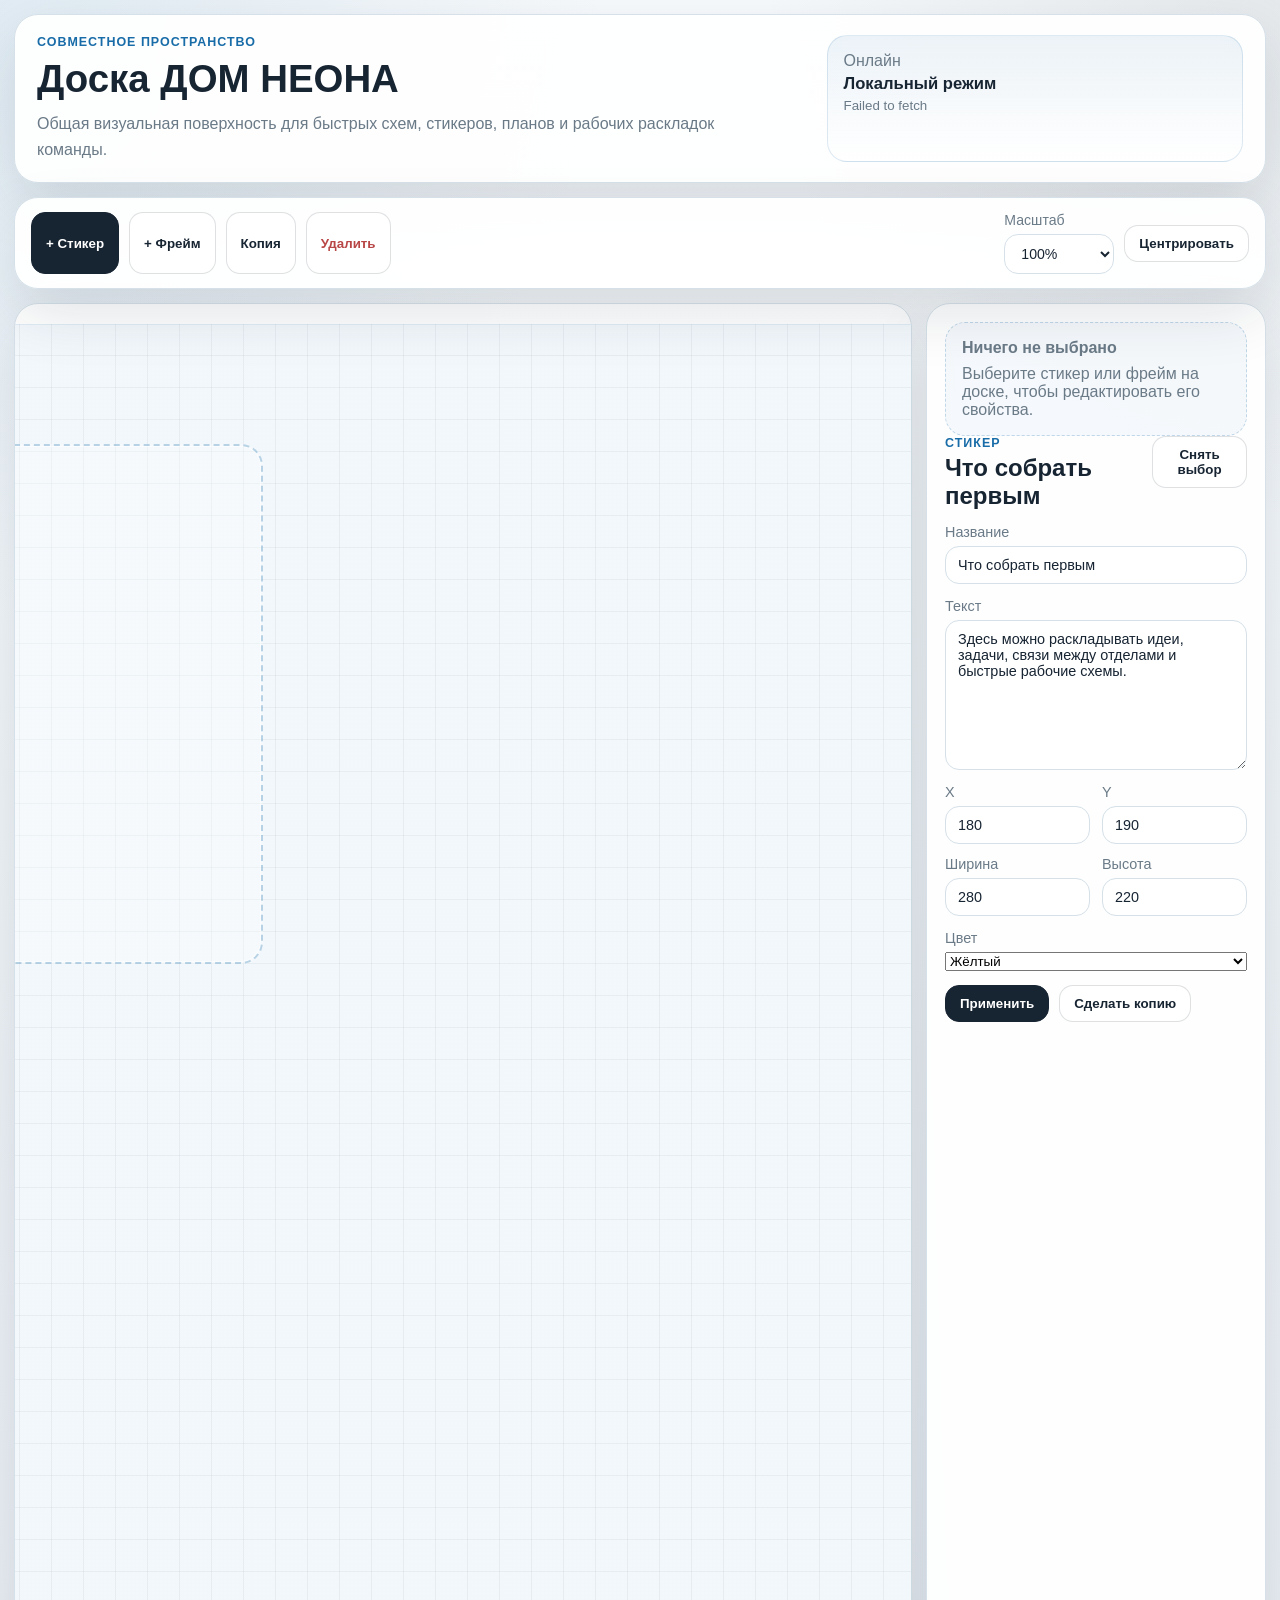
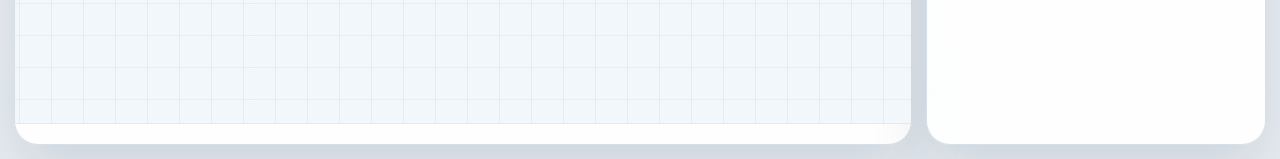
<file: platform/board/index.html>
<!DOCTYPE html>
<html lang="ru">
<head>
  <meta charset="utf-8" />
  <meta name="viewport" content="width=device-width, initial-scale=1" />
  <meta http-equiv="Content-Security-Policy" content="default-src 'self'; connect-src 'self' https:; img-src 'self' data: blob: https:; script-src 'self'; style-src 'self' 'unsafe-inline'; object-src 'none'; base-uri 'self'; form-action 'self'; frame-ancestors 'self'; upgrade-insecure-requests;" />
  <title>ДОСКА | ДОМ НЕОНА</title>
  <link rel="icon" type="image/png" href="../../shared/assets/dom-neon-logo.png" />
  <link href="./app.css?v=20260408-platform-board29" rel="stylesheet" />
</head>
<body>
  <div class="board-shell">
    <header class="board-hero">
      <div>
        <div class="board-eyebrow">Совместное пространство</div>
        <h1>Доска ДОМ НЕОНА</h1>
        <p>Общая визуальная поверхность для быстрых схем, стикеров, планов и рабочих раскладок команды.</p>
      </div>
      <div class="board-status-card">
        <span>Онлайн</span>
        <strong id="syncStatus">Подключение...</strong>
        <small id="syncDetail">Доска синхронизируется между устройствами.</small>
      </div>
    </header>

    <section class="board-toolbar">
      <div class="board-toolbar__group">
        <button class="toolbar-btn toolbar-btn--primary" type="button" id="addNoteButton">+ Стикер</button>
        <button class="toolbar-btn" type="button" id="addFrameButton">+ Фрейм</button>
        <button class="toolbar-btn" type="button" id="duplicateButton">Копия</button>
        <button class="toolbar-btn toolbar-btn--danger" type="button" id="deleteButton">Удалить</button>
      </div>
      <div class="board-toolbar__group board-toolbar__group--compact">
        <label class="toolbar-control">
          <span>Масштаб</span>
          <select id="zoomSelect">
            <option value="0.8">80%</option>
            <option value="0.9">90%</option>
            <option value="1" selected>100%</option>
            <option value="1.1">110%</option>
            <option value="1.25">125%</option>
          </select>
        </label>
        <button class="toolbar-btn" type="button" id="centerViewButton">Центрировать</button>
      </div>
    </section>

    <div class="board-layout">
      <section class="board-stage-wrap">
        <div class="board-stage-scroll" id="boardViewport">
          <div class="board-stage-scale" id="boardStageScale">
            <div class="board-stage" id="boardStage"></div>
          </div>
        </div>
      </section>

      <aside class="board-inspector" id="boardInspector">
        <div class="board-inspector__empty" id="emptyInspector">
          <strong>Ничего не выбрано</strong>
          <span>Выберите стикер или фрейм на доске, чтобы редактировать его свойства.</span>
        </div>

        <form class="board-form d-none" id="entityForm">
          <div class="board-form__head">
            <div>
              <div class="board-form__eyebrow" id="entityTypeLabel">Стикер</div>
              <h2 id="entityTitleLabel">Редактирование</h2>
            </div>
            <button class="toolbar-btn toolbar-btn--ghost" type="button" id="clearSelectionButton">Снять выбор</button>
          </div>

          <label>
            <span>Название</span>
            <input type="text" id="entityTitleInput" />
          </label>

          <label id="entityTextField">
            <span>Текст</span>
            <textarea id="entityTextInput" rows="8"></textarea>
          </label>

          <div class="board-form-grid">
            <label>
              <span>X</span>
              <input type="number" id="entityXInput" step="10" />
            </label>
            <label>
              <span>Y</span>
              <input type="number" id="entityYInput" step="10" />
            </label>
            <label>
              <span>Ширина</span>
              <input type="number" id="entityWidthInput" step="10" min="120" />
            </label>
            <label>
              <span>Высота</span>
              <input type="number" id="entityHeightInput" step="10" min="80" />
            </label>
          </div>

          <label>
            <span>Цвет</span>
            <select id="entityColorInput"></select>
          </label>

          <div class="board-form__actions">
            <button class="toolbar-btn toolbar-btn--primary" type="submit">Применить</button>
            <button class="toolbar-btn" type="button" id="duplicateInspectorButton">Сделать копию</button>
          </div>
        </form>
      </aside>
    </div>
  </div>

  <script src="../../shared/supabase-sync.js?v=20260408-platform-board29"></script>
  <script type="module" src="./app.js?v=20260408-platform-board29"></script>
</body>
</html>
</file>
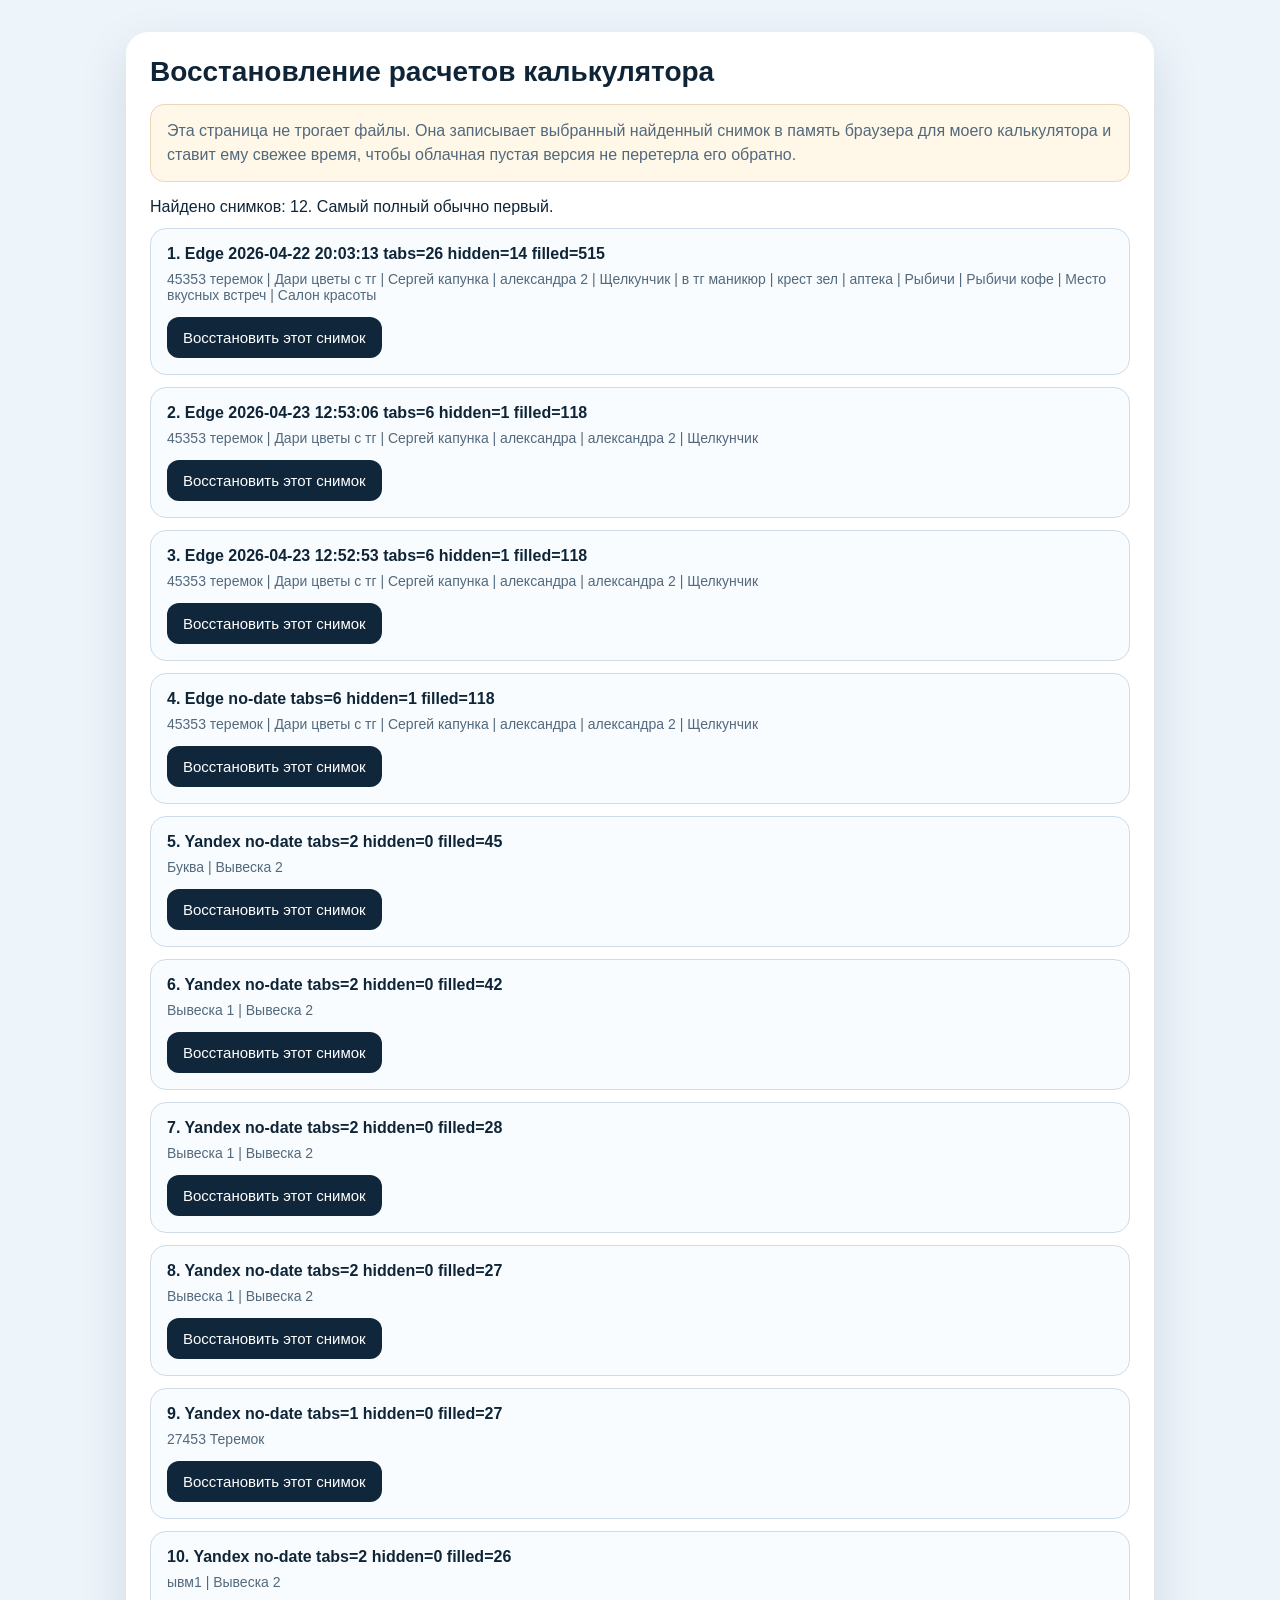
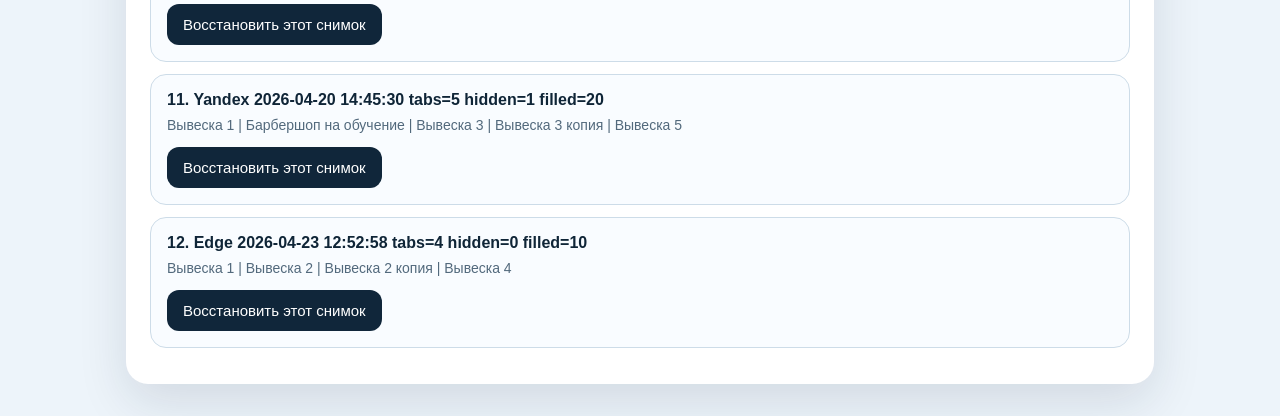
<file: calculator_restore.html>
<!doctype html>
<html lang="ru">
<head>
  <meta charset="utf-8">
  <meta name="viewport" content="width=device-width, initial-scale=1">
  <title>Восстановление расчетов калькулятора</title>
  <style>
    body { margin: 0; font-family: Arial, sans-serif; background: #edf4fa; color: #0f2537; }
    main { max-width: 980px; margin: 32px auto; padding: 24px; background: #fff; border-radius: 22px; box-shadow: 0 18px 50px rgba(15,37,55,.12); }
    h1 { margin: 0 0 10px; font-size: 28px; }
    p { color: #52697c; line-height: 1.5; }
    .state { border: 1px solid #cddce8; border-radius: 16px; padding: 16px; margin: 12px 0; background: #f9fcff; }
    .state strong { display: block; margin-bottom: 8px; }
    .names { color: #52697c; font-size: 14px; margin: 8px 0 14px; }
    button { border: 0; border-radius: 12px; background: #10263a; color: #fff; padding: 12px 16px; font-size: 15px; cursor: pointer; }
    button:hover { background: #17476f; }
    .ok { color: #0f7a3d; font-weight: 700; }
    .bad { color: #b42318; font-weight: 700; }
    .hint { padding: 14px 16px; border-radius: 14px; background: #fff8e8; border: 1px solid #ead7b8; }
  </style>
</head>
<body>
  <main>
    <h1>Восстановление расчетов калькулятора</h1>
    <p class="hint">Эта страница не трогает файлы. Она записывает выбранный найденный снимок в память браузера для моего калькулятора и ставит ему свежее время, чтобы облачная пустая версия не перетерла его обратно.</p>
    <div id="status">Загружаю найденные снимки...</div>
    <div id="list"></div>
  </main>
  <script>
    const SESSION_KEY = 'calculatorSession_Final_Corrected';
    const BACKUP_KEY = `${SESSION_KEY}_backup`;
    const EMERGENCY_KEY = `${SESSION_KEY}_emergency_backup`;

    function clone(value) {
      return JSON.parse(JSON.stringify(value));
    }

    function prepareState(entry) {
      const state = clone(entry.data);
      state.lastEditedAt = Date.now();
      state.restoredFrom = {
        hash: entry.hash,
        sourceLabel: entry.sourceLabel,
        restoredAt: new Date().toISOString()
      };
      return state;
    }

    function restore(entry) {
      try {
        const current = localStorage.getItem(SESSION_KEY);
        if (current) {
          localStorage.setItem(`${SESSION_KEY}_before_manual_restore_${Date.now()}`, current);
        }
        const state = prepareState(entry);
        const raw = JSON.stringify(state);
        localStorage.setItem(SESSION_KEY, raw);
        localStorage.setItem(BACKUP_KEY, raw);
        localStorage.setItem(EMERGENCY_KEY, raw);
        document.getElementById('status').innerHTML = `<span class="ok">Восстановлено:</span> ${entry.sourceLabel}. Теперь откройте мой калькулятор и обновите страницу.`;
      } catch (error) {
        document.getElementById('status').innerHTML = `<span class="bad">Ошибка восстановления:</span> ${error.message}`;
      }
    }

    function render(rows) {
      const list = document.getElementById('list');
      list.innerHTML = '';
      rows.forEach((entry, index) => {
        const box = document.createElement('div');
        box.className = 'state';
        const names = (entry.names || []).slice(0, 12).join(' | ');
        box.innerHTML = `
          <strong>${index + 1}. ${entry.sourceLabel}</strong>
          <div class="names">${names}</div>
          <button type="button">Восстановить этот снимок</button>
        `;
        box.querySelector('button').onclick = () => restore(entry);
        list.appendChild(box);
      });
    }

    fetch('calculator_recovery_states.json?v=20260426-restore-page-1', { cache: 'no-store' })
      .then((response) => {
        if (!response.ok) throw new Error(`HTTP ${response.status}`);
        return response.json();
      })
      .then((rows) => {
        document.getElementById('status').textContent = `Найдено снимков: ${rows.length}. Самый полный обычно первый.`;
        render(rows);
      })
      .catch((error) => {
        document.getElementById('status').innerHTML = `<span class="bad">Не удалось загрузить снимки:</span> ${error.message}`;
      });
  </script>
</body>
</html>
</file>
<file: platform/board/app.css>
:root {
  color-scheme: light;
  --bg: #e8edf3;
  --panel: rgba(255, 255, 255, 0.94);
  --line: #d5e0e8;
  --text: #172432;
  --muted: #6a7a87;
  --accent: #186ca8;
  --accent-strong: #124d77;
  --danger: #b94646;
  --shadow: 0 24px 60px rgba(19, 36, 50, 0.12);
  --radius: 24px;
}

* {
  box-sizing: border-box;
}

body {
  margin: 0;
  min-height: 100vh;
  font-family: "Segoe UI", "Trebuchet MS", sans-serif;
  color: var(--text);
  background:
    radial-gradient(circle at top left, rgba(24, 108, 168, 0.1), transparent 28%),
    radial-gradient(circle at top right, rgba(23, 36, 50, 0.08), transparent 24%),
    linear-gradient(180deg, #f7fafc, var(--bg));
}

.board-shell {
  padding: 14px;
  display: grid;
  gap: 14px;
  min-height: 100vh;
}

.board-hero,
.board-toolbar,
.board-inspector,
.board-stage-wrap {
  background: var(--panel);
  border: 1px solid var(--line);
  border-radius: var(--radius);
  box-shadow: var(--shadow);
}

.board-hero {
  display: grid;
  grid-template-columns: minmax(0, 1.3fr) minmax(280px, 0.7fr);
  gap: 16px;
  padding: 20px 22px;
}

.board-eyebrow,
.board-form__eyebrow {
  color: var(--accent);
  text-transform: uppercase;
  letter-spacing: 0.08em;
  font-size: 0.78rem;
  font-weight: 700;
}

.board-hero h1 {
  margin: 8px 0 10px;
  font-size: clamp(2rem, 3vw, 2.7rem);
}

.board-hero p {
  margin: 0;
  max-width: 720px;
  color: var(--muted);
  line-height: 1.6;
}

.board-status-card {
  display: grid;
  gap: 4px;
  align-content: start;
  padding: 16px;
  border-radius: 20px;
  background: linear-gradient(180deg, rgba(24, 108, 168, 0.08), rgba(255, 255, 255, 0.92));
  border: 1px solid rgba(24, 108, 168, 0.14);
}

.board-status-card span,
.board-status-card small {
  color: var(--muted);
}

.board-status-card strong {
  font-size: 1.04rem;
}

.board-toolbar {
  display: flex;
  flex-wrap: wrap;
  justify-content: space-between;
  gap: 12px;
  padding: 14px 16px;
  position: sticky;
  top: 10px;
  z-index: 20;
}

.board-toolbar__group {
  display: flex;
  flex-wrap: wrap;
  gap: 10px;
}

.board-toolbar__group--compact {
  align-items: center;
}

.toolbar-btn {
  appearance: none;
  border: 1px solid rgba(23, 36, 50, 0.14);
  background: #fff;
  color: var(--text);
  border-radius: 14px;
  padding: 10px 14px;
  font-weight: 700;
  cursor: pointer;
}

.toolbar-btn:hover {
  border-color: rgba(24, 108, 168, 0.3);
  box-shadow: 0 12px 24px rgba(24, 108, 168, 0.08);
}

.toolbar-btn--primary {
  background: #172432;
  color: #fff;
  border-color: #172432;
}

.toolbar-btn--danger {
  color: var(--danger);
}

.toolbar-btn--ghost {
  padding-inline: 12px;
}

.toolbar-control {
  display: grid;
  gap: 6px;
  color: var(--muted);
  font-size: 0.88rem;
}

.toolbar-control select {
  min-width: 110px;
}

.toolbar-control select,
.board-form input,
.board-form textarea {
  width: 100%;
  padding: 10px 12px;
  border-radius: 14px;
  border: 1px solid var(--line);
  background: #fff;
  color: var(--text);
  font: inherit;
}

.board-layout {
  display: grid;
  grid-template-columns: minmax(0, 1fr) 340px;
  gap: 14px;
  min-height: 0;
  flex: 1 1 auto;
}

.board-stage-wrap {
  overflow: hidden;
  min-height: 74vh;
}

.board-stage-scroll {
  width: 100%;
  height: 100%;
  min-height: 74vh;
  overflow: auto;
  padding: 20px;
}

.board-stage-scale {
  transform-origin: top left;
}

.board-stage {
  position: relative;
  width: 2400px;
  height: 1400px;
  border-radius: 24px;
  background:
    linear-gradient(0deg, rgba(24, 108, 168, 0.04), rgba(24, 108, 168, 0.04)),
    linear-gradient(90deg, rgba(23, 36, 50, 0.05) 1px, transparent 1px),
    linear-gradient(0deg, rgba(23, 36, 50, 0.05) 1px, transparent 1px),
    #fbfdff;
  background-size: auto, 32px 32px, 32px 32px, auto;
  box-shadow: inset 0 0 0 1px rgba(24, 108, 168, 0.08);
}

.board-frame,
.board-note {
  position: absolute;
  user-select: none;
}

.board-frame {
  border: 2px dashed rgba(24, 108, 168, 0.22);
  border-radius: 22px;
  background: rgba(255, 255, 255, 0.28);
  box-shadow: inset 0 0 0 1px rgba(255, 255, 255, 0.48);
}

.board-frame.selected,
.board-note.selected {
  outline: 3px solid rgba(24, 108, 168, 0.28);
  outline-offset: 2px;
}

.board-frame__title {
  position: absolute;
  top: 14px;
  left: 16px;
  font-size: 1rem;
  font-weight: 800;
  color: #17324a;
  cursor: grab;
}

.board-note {
  display: grid;
  grid-template-rows: auto 1fr;
  padding: 0;
  border-radius: 18px;
  border: 1px solid rgba(23, 36, 50, 0.1);
  box-shadow: 0 18px 30px rgba(23, 36, 50, 0.12);
  overflow: hidden;
  background: #fff;
}

.board-note__head {
  padding: 10px 12px;
  font-size: 0.92rem;
  font-weight: 800;
  cursor: grab;
  border-bottom: 1px solid rgba(23, 36, 50, 0.06);
}

.board-note__body {
  padding: 12px;
  white-space: pre-wrap;
  line-height: 1.45;
  font-size: 0.92rem;
  color: #2a3d4f;
}

.note-color-yellow {
  background: linear-gradient(180deg, #fff3b9, #ffec94);
}

.note-color-blue {
  background: linear-gradient(180deg, #dff1ff, #c9e7ff);
}

.note-color-green {
  background: linear-gradient(180deg, #def7e7, #c8efd9);
}

.note-color-pink {
  background: linear-gradient(180deg, #ffe1ea, #ffd1df);
}

.note-color-sand {
  background: linear-gradient(180deg, #f6ead7, #eed8bb);
}

.frame-color-blue { border-color: rgba(24, 108, 168, 0.28); }
.frame-color-green { border-color: rgba(31, 157, 103, 0.3); }
.frame-color-pink { border-color: rgba(200, 70, 123, 0.28); }
.frame-color-sand { border-color: rgba(142, 107, 58, 0.28); }
.frame-color-neutral { border-color: rgba(23, 36, 50, 0.18); }

.board-inspector {
  padding: 18px;
  display: grid;
  align-content: start;
  min-height: 74vh;
}

.board-inspector__empty {
  display: grid;
  gap: 8px;
  padding: 16px;
  border-radius: 20px;
  border: 1px dashed rgba(24, 108, 168, 0.24);
  background: rgba(24, 108, 168, 0.04);
  color: var(--muted);
}

.board-form {
  display: grid;
  gap: 14px;
}

.board-form__head {
  display: flex;
  justify-content: space-between;
  gap: 12px;
  align-items: flex-start;
}

.board-form__head h2 {
  margin: 4px 0 0;
}

.board-form-grid {
  display: grid;
  grid-template-columns: repeat(2, minmax(0, 1fr));
  gap: 12px;
}

.board-form label {
  display: grid;
  gap: 6px;
  color: var(--muted);
  font-size: 0.9rem;
}

.board-form__actions {
  display: flex;
  flex-wrap: wrap;
  gap: 10px;
}

@media (max-width: 1100px) {
  .board-layout,
  .board-hero {
    grid-template-columns: 1fr;
  }

  .board-stage-wrap,
  .board-inspector,
  .board-stage-scroll {
    min-height: 58vh;
  }
}

@media (max-width: 760px) {
  .board-shell {
    padding: 10px;
  }

  .board-hero,
  .board-toolbar,
  .board-inspector {
    padding: 16px;
  }

  .board-form-grid {
    grid-template-columns: 1fr;
  }

  .board-stage-scroll {
    padding: 12px;
  }
}
</file>
